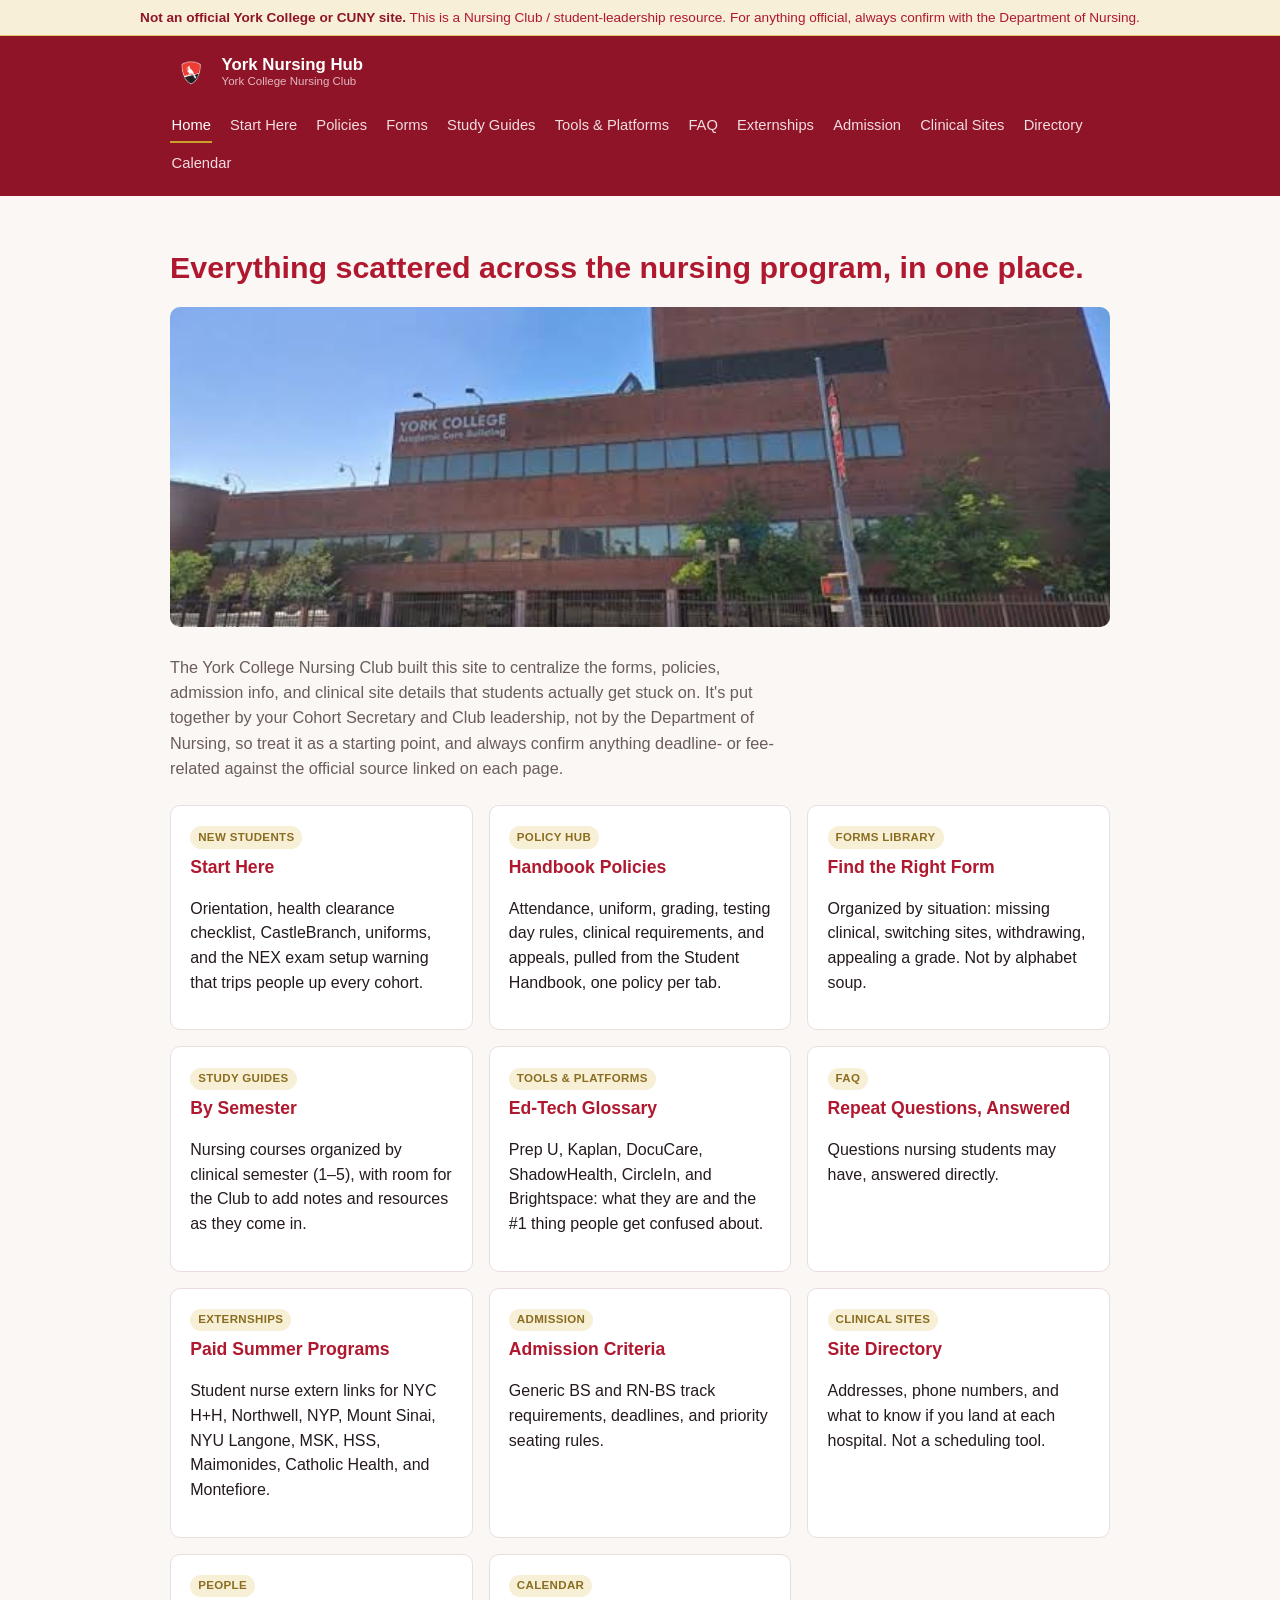
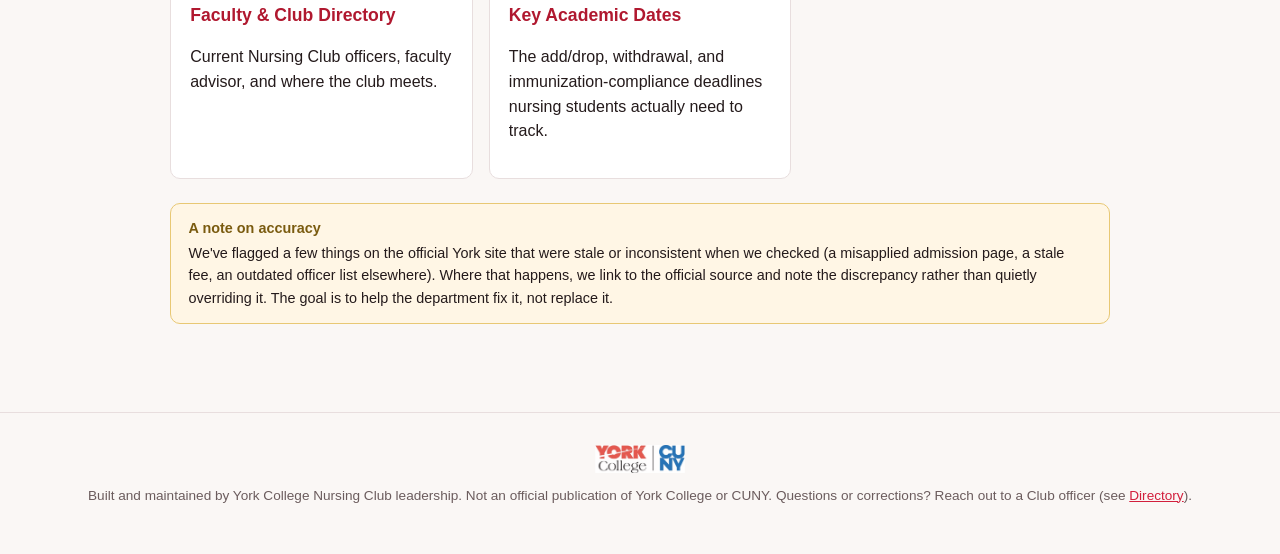
<file: index.html>
<!DOCTYPE html>
<html lang="en">
<head>
<meta charset="UTF-8">
<meta name="viewport" content="width=device-width, initial-scale=1.0">
<title>York Nursing Hub — York College Nursing Club</title>
<link rel="stylesheet" href="css/style.css">
<link rel="icon" type="image/png" sizes="32x32" href="assets/images/favicon-32.png">
<link rel="icon" type="image/png" sizes="64x64" href="assets/images/favicon-64.png">
<link rel="apple-touch-icon" href="assets/images/apple-touch-icon.png">
</head>
<body>

<div class="site-disclaimer">
  <strong>Not an official York College or CUNY site.</strong> This is a Nursing Club / student-leadership resource. For anything official, always confirm with the Department of Nursing.
</div>

<header class="site-header">
  <div class="site-header-inner">
    <a class="brand" href="index.html">
      <img src="assets/images/logo-icon.png" alt="" class="logo-icon">
      <span class="brand-text">
        York Nursing Hub
        <small>York College Nursing Club</small>
      </span>
    </a>
    <nav class="main-nav">
      <a href="index.html" class="active">Home</a>
      <a href="start-here.html">Start Here</a>
      <a href="policies.html">Policies</a>
      <a href="forms.html">Forms</a>
      <a href="study-guides.html">Study Guides</a>
      <a href="tools.html">Tools &amp; Platforms</a>
      <a href="faq.html">FAQ</a>
      <a href="externships.html">Externships</a>
      <a href="admission.html">Admission</a>
      <a href="clinical-sites.html">Clinical Sites</a>
      <a href="directory.html">Directory</a>
      <a href="calendar.html">Calendar</a>
    </nav>
  </div>
</header>

<main>
  <h1>Everything scattered across the nursing program, in one place.</h1>
  <img class="hero-banner" src="assets/images/hero-home.jpg" alt="York College Academic Core Building">
  <p class="page-intro">
    The York College Nursing Club built this site to centralize the forms, policies, admission info,
    and clinical site details that students actually get stuck on. It's put together by your Cohort
    Secretary and Club leadership, not by the Department of Nursing, so treat it as a starting
    point, and always confirm anything deadline- or fee-related against the official source linked
    on each page.
  </p>

  <div class="card-grid">
    <div class="card">
      <a class="card-link" href="start-here.html">
        <span class="tag">New Students</span>
        <h3>Start Here</h3>
        <p>Orientation, health clearance checklist, CastleBranch, uniforms, and the NEX exam setup
        warning that trips people up every cohort.</p>
      </a>
    </div>
    <div class="card">
      <a class="card-link" href="policies.html">
        <span class="tag">Policy Hub</span>
        <h3>Handbook Policies</h3>
        <p>Attendance, uniform, grading, testing day rules, clinical requirements, and appeals,
        pulled from the Student Handbook, one policy per tab.</p>
      </a>
    </div>
    <div class="card">
      <a class="card-link" href="forms.html">
        <span class="tag">Forms Library</span>
        <h3>Find the Right Form</h3>
        <p>Organized by situation: missing clinical, switching sites, withdrawing, appealing a
        grade. Not by alphabet soup.</p>
      </a>
    </div>
    <div class="card">
      <a class="card-link" href="study-guides.html">
        <span class="tag">Study Guides</span>
        <h3>By Semester</h3>
        <p>Nursing courses organized by clinical semester (1&ndash;5), with room for the Club to
        add notes and resources as they come in.</p>
      </a>
    </div>
    <div class="card">
      <a class="card-link" href="tools.html">
        <span class="tag">Tools &amp; Platforms</span>
        <h3>Ed-Tech Glossary</h3>
        <p>Prep U, Kaplan, DocuCare, ShadowHealth, CircleIn, and Brightspace: what they are and
        the #1 thing people get confused about.</p>
      </a>
    </div>
    <div class="card">
      <a class="card-link" href="faq.html">
        <span class="tag">FAQ</span>
        <h3>Repeat Questions, Answered</h3>
        <p>Questions nursing students may have, answered directly.</p>
      </a>
    </div>
    <div class="card">
      <a class="card-link" href="externships.html">
        <span class="tag">Externships</span>
        <h3>Paid Summer Programs</h3>
        <p>Student nurse extern links for NYC H&#43;H, Northwell, NYP, Mount Sinai, NYU
        Langone, MSK, HSS, Maimonides, Catholic Health, and Montefiore.</p>
      </a>
    </div>
    <div class="card">
      <a class="card-link" href="admission.html">
        <span class="tag">Admission</span>
        <h3>Admission Criteria</h3>
        <p>Generic BS and RN-BS track requirements, deadlines, and priority seating rules.</p>
      </a>
    </div>
    <div class="card">
      <a class="card-link" href="clinical-sites.html">
        <span class="tag">Clinical Sites</span>
        <h3>Site Directory</h3>
        <p>Addresses, phone numbers, and what to know if you land at each hospital. Not a
        scheduling tool.</p>
      </a>
    </div>
    <div class="card">
      <a class="card-link" href="directory.html">
        <span class="tag">People</span>
        <h3>Faculty &amp; Club Directory</h3>
        <p>Current Nursing Club officers, faculty advisor, and where the club meets.</p>
      </a>
    </div>
    <div class="card">
      <a class="card-link" href="calendar.html">
        <span class="tag">Calendar</span>
        <h3>Key Academic Dates</h3>
        <p>The add/drop, withdrawal, and immunization-compliance deadlines nursing students
        actually need to track.</p>
      </a>
    </div>
  </div>

  <div class="official-note">
    <strong>A note on accuracy</strong>
    We've flagged a few things on the official York site that were stale or inconsistent when we
    checked (a misapplied admission page, a stale fee, an outdated officer list elsewhere). Where
    that happens, we link to the official source and note the discrepancy rather than quietly
    overriding it. The goal is to help the department fix it, not replace it.
  </div>
</main>

<footer>
  <img class="footer-logo" src="assets/images/branding/yorkk.png" alt="York College, CUNY">
  <br>
  Built and maintained by York College Nursing Club leadership. Not an official publication of
  York College or CUNY. Questions or corrections? Reach out to a Club officer (see
  <a href="directory.html">Directory</a>).
</footer>

</body>
</html>
</file>
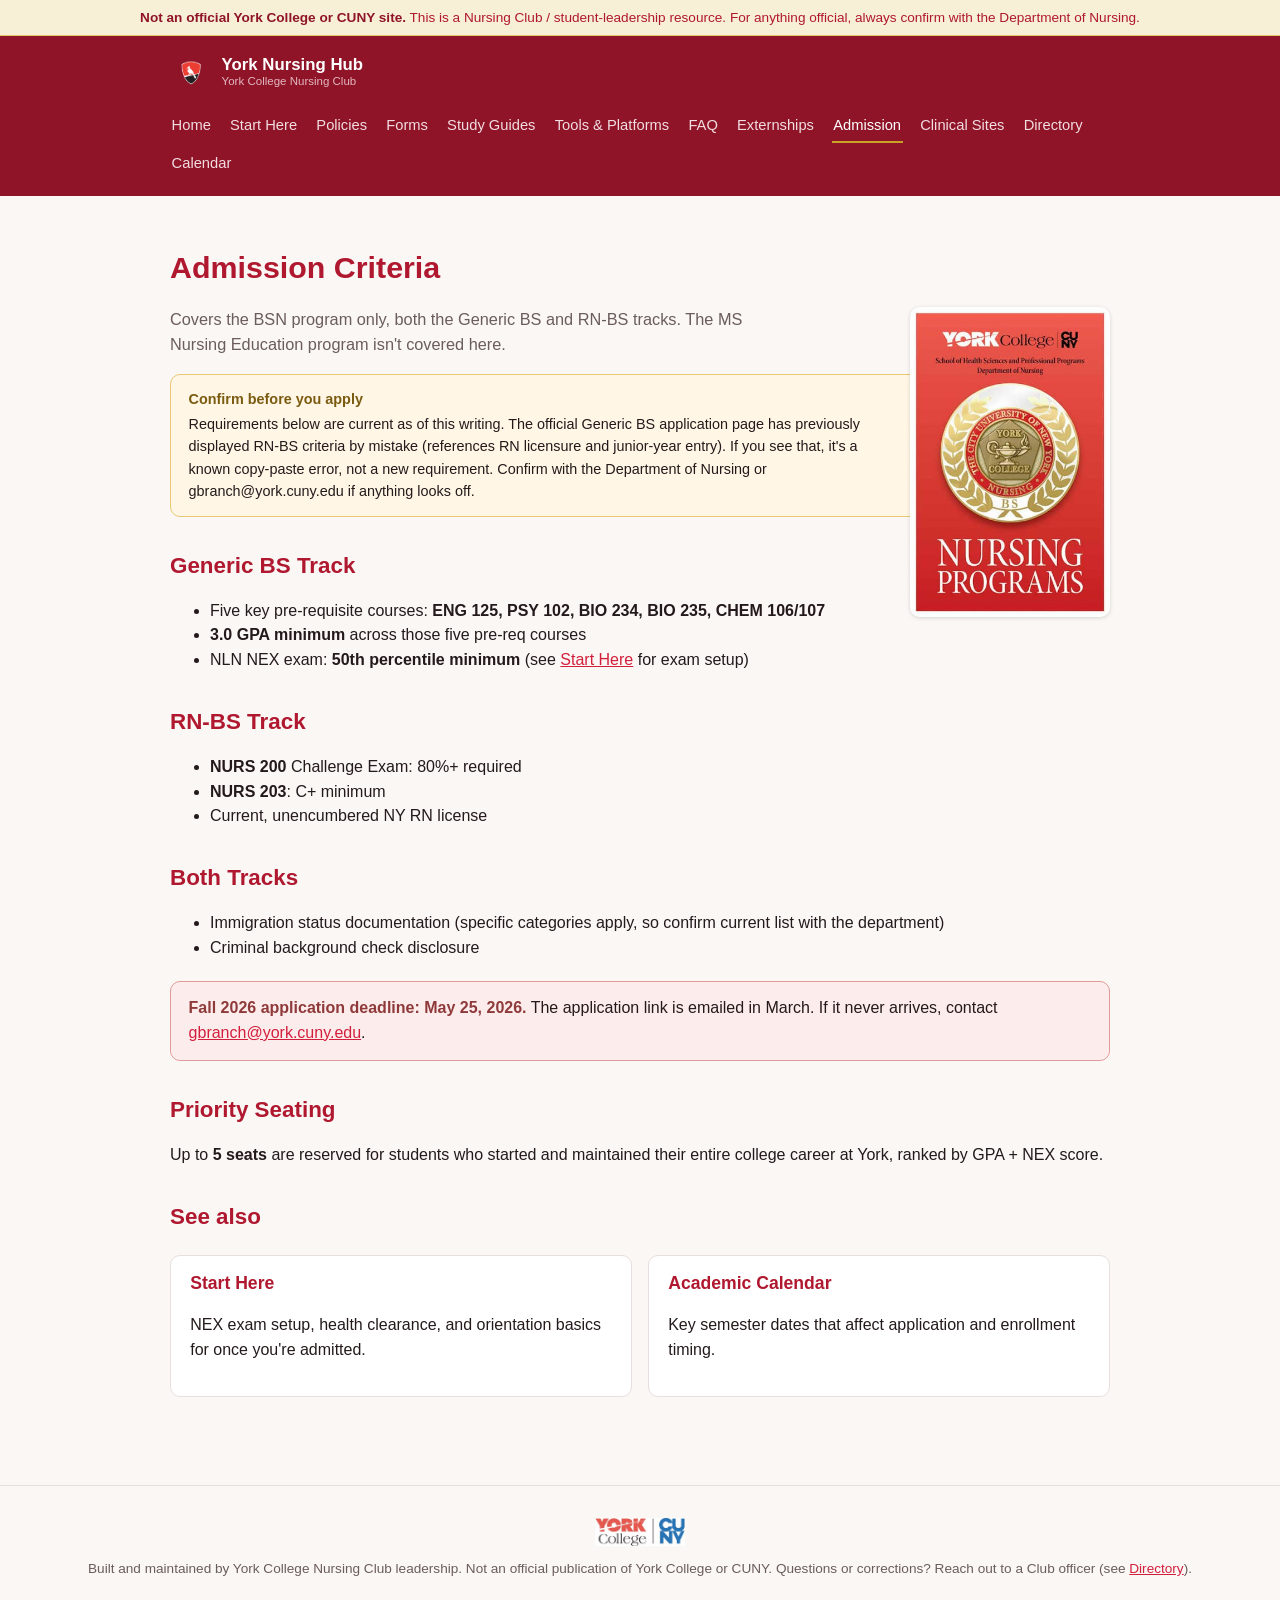
<file: admission.html>
<!DOCTYPE html>
<html lang="en">
<head>
<meta charset="UTF-8">
<meta name="viewport" content="width=device-width, initial-scale=1.0">
<title>Admission Criteria — York Nursing Hub</title>
<link rel="stylesheet" href="css/style.css">
<link rel="icon" type="image/png" sizes="32x32" href="assets/images/favicon-32.png">
<link rel="icon" type="image/png" sizes="64x64" href="assets/images/favicon-64.png">
<link rel="apple-touch-icon" href="assets/images/apple-touch-icon.png">
</head>
<body>

<div class="site-disclaimer">
  <strong>Not an official York College or CUNY site.</strong> This is a Nursing Club / student-leadership resource. For anything official, always confirm with the Department of Nursing.
</div>

<header class="site-header">
  <div class="site-header-inner">
    <a class="brand" href="index.html">
      <img src="assets/images/logo-icon.png" alt="" class="logo-icon">
      <span class="brand-text">
        York Nursing Hub
        <small>York College Nursing Club</small>
      </span>
    </a>
    <nav class="main-nav">
      <a href="index.html">Home</a>
      <a href="start-here.html">Start Here</a>
      <a href="policies.html">Policies</a>
      <a href="forms.html">Forms</a>
      <a href="study-guides.html">Study Guides</a>
      <a href="tools.html">Tools &amp; Platforms</a>
      <a href="faq.html">FAQ</a>
      <a href="externships.html">Externships</a>
      <a href="admission.html" class="active">Admission</a>
      <a href="clinical-sites.html">Clinical Sites</a>
      <a href="directory.html">Directory</a>
      <a href="calendar.html">Calendar</a>
    </nav>
  </div>
</header>

<main>
  <h1>Admission Criteria</h1>
  <img class="feature-figure" src="assets/images/feature-nursing.jpg" alt="York College Department of Nursing programs seal">
  <p class="page-intro">
    Covers the BSN program only, both the Generic BS and RN-BS tracks. The MS Nursing Education program
    isn't covered here.
  </p>

  <div class="official-note">
    <strong>Confirm before you apply</strong>
    Requirements below are current as of this writing. The official Generic BS application page
    has previously displayed RN-BS criteria by mistake (references RN licensure and junior-year
    entry). If you see that, it's a known copy-paste error, not a new requirement. Confirm with
    the Department of Nursing or gbranch@york.cuny.edu if anything looks off.
  </div>

  <h2>Generic BS Track</h2>
  <ul>
    <li>Five key pre-requisite courses: <strong>ENG 125, PSY 102, BIO 234, BIO 235, CHEM 106/107</strong></li>
    <li><strong>3.0 GPA minimum</strong> across those five pre-req courses</li>
    <li>NLN NEX exam: <strong>50th percentile minimum</strong> (see <a href="start-here.html">Start Here</a> for exam setup)</li>
  </ul>

  <h2>RN-BS Track</h2>
  <ul>
    <li><strong>NURS 200</strong> Challenge Exam: 80%+ required</li>
    <li><strong>NURS 203</strong>: C+ minimum</li>
    <li>Current, unencumbered NY RN license</li>
  </ul>

  <h2>Both Tracks</h2>
  <ul>
    <li>Immigration status documentation (specific categories apply, so confirm current list with the department)</li>
    <li>Criminal background check disclosure</li>
  </ul>

  <div class="callout">
    <strong>Fall 2026 application deadline: May 25, 2026.</strong> The application link is
    emailed in March. If it never arrives, contact
    <a href="mailto:gbranch@york.cuny.edu">gbranch@york.cuny.edu</a>.
  </div>

  <h2>Priority Seating</h2>
  <p>
    Up to <strong>5 seats</strong> are reserved for students who started and maintained their
    entire college career at York, ranked by GPA + NEX score.
  </p>

  <h2>See also</h2>
  <div class="card-grid">
    <div class="card">
      <a class="card-link" href="start-here.html">
        <h3>Start Here</h3>
        <p>NEX exam setup, health clearance, and orientation basics for once you're admitted.</p>
      </a>
    </div>
    <div class="card">
      <a class="card-link" href="calendar.html">
        <h3>Academic Calendar</h3>
        <p>Key semester dates that affect application and enrollment timing.</p>
      </a>
    </div>
  </div>
</main>

<footer>
  <img class="footer-logo" src="assets/images/branding/yorkk.png" alt="York College, CUNY">
  <br>
  Built and maintained by York College Nursing Club leadership. Not an official publication of
  York College or CUNY. Questions or corrections? Reach out to a Club officer (see
  <a href="directory.html">Directory</a>).
</footer>

</body>
</html>
</file>
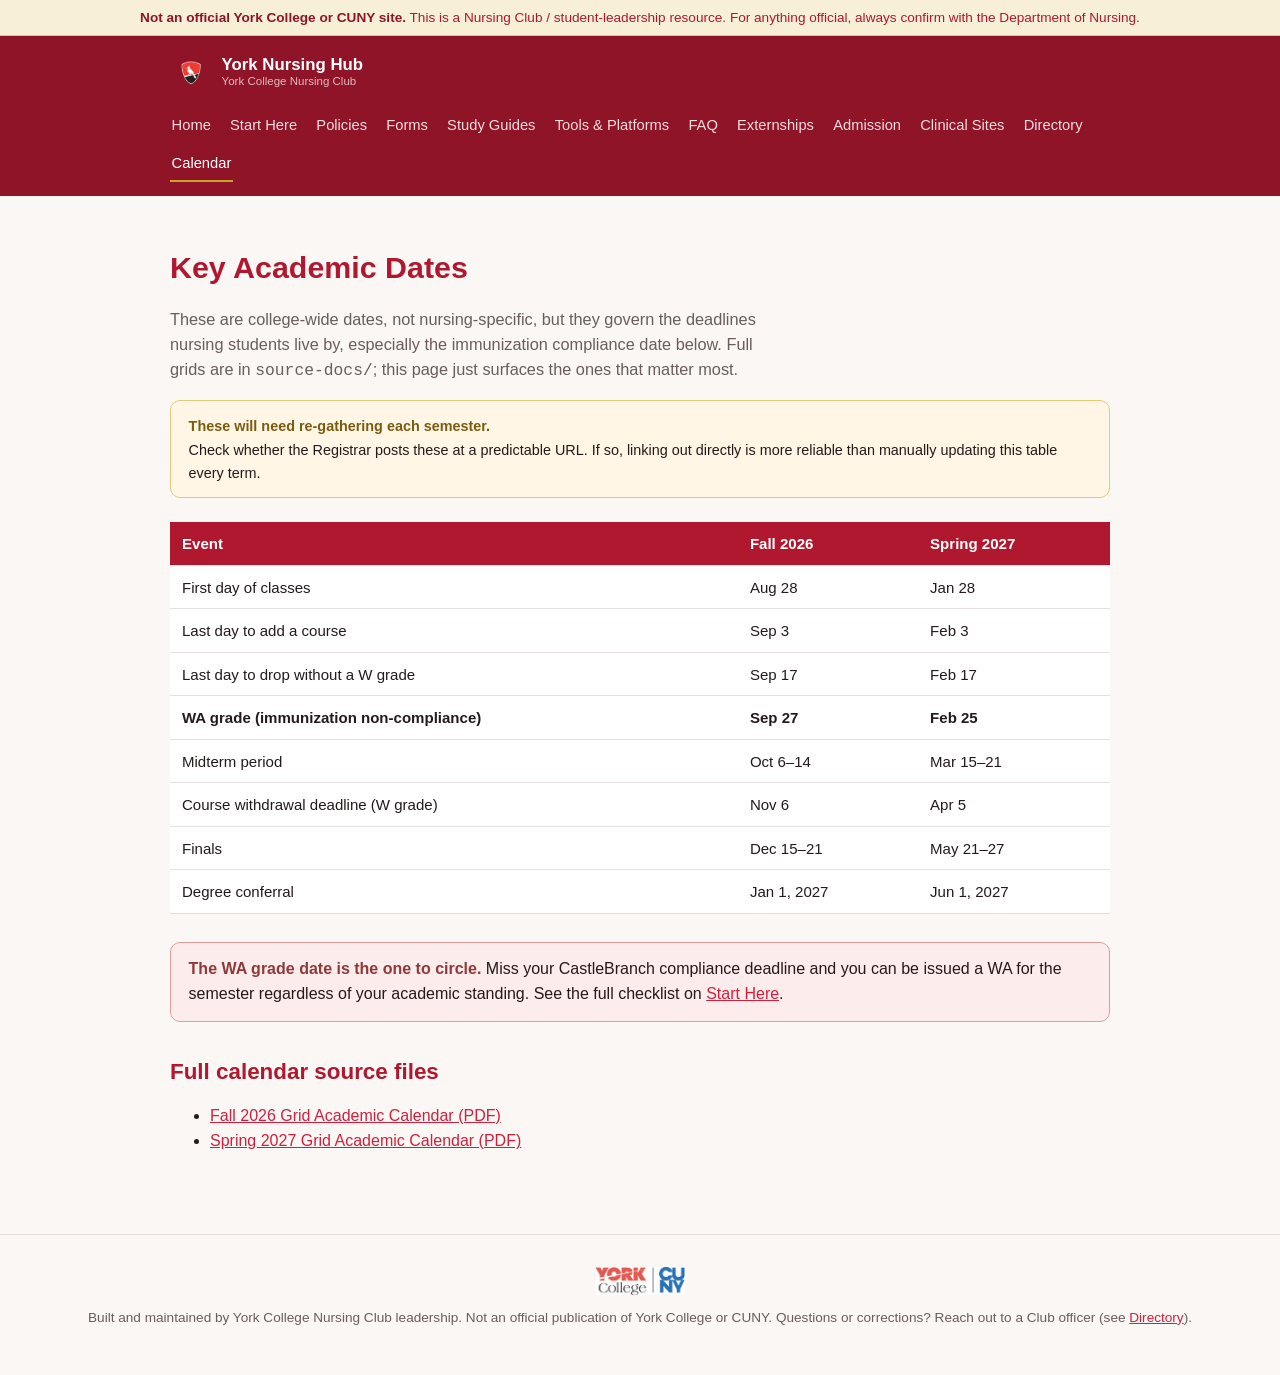
<file: calendar.html>
<!DOCTYPE html>
<html lang="en">
<head>
<meta charset="UTF-8">
<meta name="viewport" content="width=device-width, initial-scale=1.0">
<title>Academic Calendar — York Nursing Hub</title>
<link rel="stylesheet" href="css/style.css">
<link rel="icon" type="image/png" sizes="32x32" href="assets/images/favicon-32.png">
<link rel="icon" type="image/png" sizes="64x64" href="assets/images/favicon-64.png">
<link rel="apple-touch-icon" href="assets/images/apple-touch-icon.png">
</head>
<body>

<div class="site-disclaimer">
  <strong>Not an official York College or CUNY site.</strong> This is a Nursing Club / student-leadership resource. For anything official, always confirm with the Department of Nursing.
</div>

<header class="site-header">
  <div class="site-header-inner">
    <a class="brand" href="index.html">
      <img src="assets/images/logo-icon.png" alt="" class="logo-icon">
      <span class="brand-text">
        York Nursing Hub
        <small>York College Nursing Club</small>
      </span>
    </a>
    <nav class="main-nav">
      <a href="index.html">Home</a>
      <a href="start-here.html">Start Here</a>
      <a href="policies.html">Policies</a>
      <a href="forms.html">Forms</a>
      <a href="study-guides.html">Study Guides</a>
      <a href="tools.html">Tools &amp; Platforms</a>
      <a href="faq.html">FAQ</a>
      <a href="externships.html">Externships</a>
      <a href="admission.html">Admission</a>
      <a href="clinical-sites.html">Clinical Sites</a>
      <a href="directory.html">Directory</a>
      <a href="calendar.html" class="active">Calendar</a>
    </nav>
  </div>
</header>

<main>
  <h1>Key Academic Dates</h1>
  <p class="page-intro">
    These are college-wide dates, not nursing-specific, but they govern the deadlines nursing
    students live by, especially the immunization compliance date below. Full grids are in
    <code>source-docs/</code>; this page just surfaces the ones that matter most.
  </p>

  <div class="official-note">
    <strong>These will need re-gathering each semester.</strong> Check whether the Registrar
    posts these at a predictable URL. If so, linking out directly is more reliable than manually
    updating this table every term.
  </div>

  <table>
    <thead>
      <tr>
        <th>Event</th>
        <th>Fall 2026</th>
        <th>Spring 2027</th>
      </tr>
    </thead>
    <tbody>
      <tr><td>First day of classes</td><td>Aug 28</td><td>Jan 28</td></tr>
      <tr><td>Last day to add a course</td><td>Sep 3</td><td>Feb 3</td></tr>
      <tr><td>Last day to drop without a W grade</td><td>Sep 17</td><td>Feb 17</td></tr>
      <tr>
        <td><strong>WA grade (immunization non-compliance)</strong></td>
        <td><strong>Sep 27</strong></td>
        <td><strong>Feb 25</strong></td>
      </tr>
      <tr><td>Midterm period</td><td>Oct 6–14</td><td>Mar 15–21</td></tr>
      <tr><td>Course withdrawal deadline (W grade)</td><td>Nov 6</td><td>Apr 5</td></tr>
      <tr><td>Finals</td><td>Dec 15–21</td><td>May 21–27</td></tr>
      <tr><td>Degree conferral</td><td>Jan 1, 2027</td><td>Jun 1, 2027</td></tr>
    </tbody>
  </table>

  <div class="callout">
    <strong>The WA grade date is the one to circle.</strong> Miss your CastleBranch compliance
    deadline and you can be issued a WA for the semester regardless of your academic standing.
    See the full checklist on <a href="start-here.html">Start Here</a>.
  </div>

  <h2>Full calendar source files</h2>
  <ul>
    <li><a href="source-docs/Fall_2026_Undergraduate_Grid_Academic_Calendar.pdf">Fall 2026 Grid Academic Calendar (PDF)</a></li>
    <li><a href="source-docs/Spring_2027_Undergraduate_Grid_Academic_Calendar.pdf">Spring 2027 Grid Academic Calendar (PDF)</a></li>
  </ul>
</main>

<footer>
  <img class="footer-logo" src="assets/images/branding/yorkk.png" alt="York College, CUNY">
  <br>
  Built and maintained by York College Nursing Club leadership. Not an official publication of
  York College or CUNY. Questions or corrections? Reach out to a Club officer (see
  <a href="directory.html">Directory</a>).
</footer>

</body>
</html>
</file>
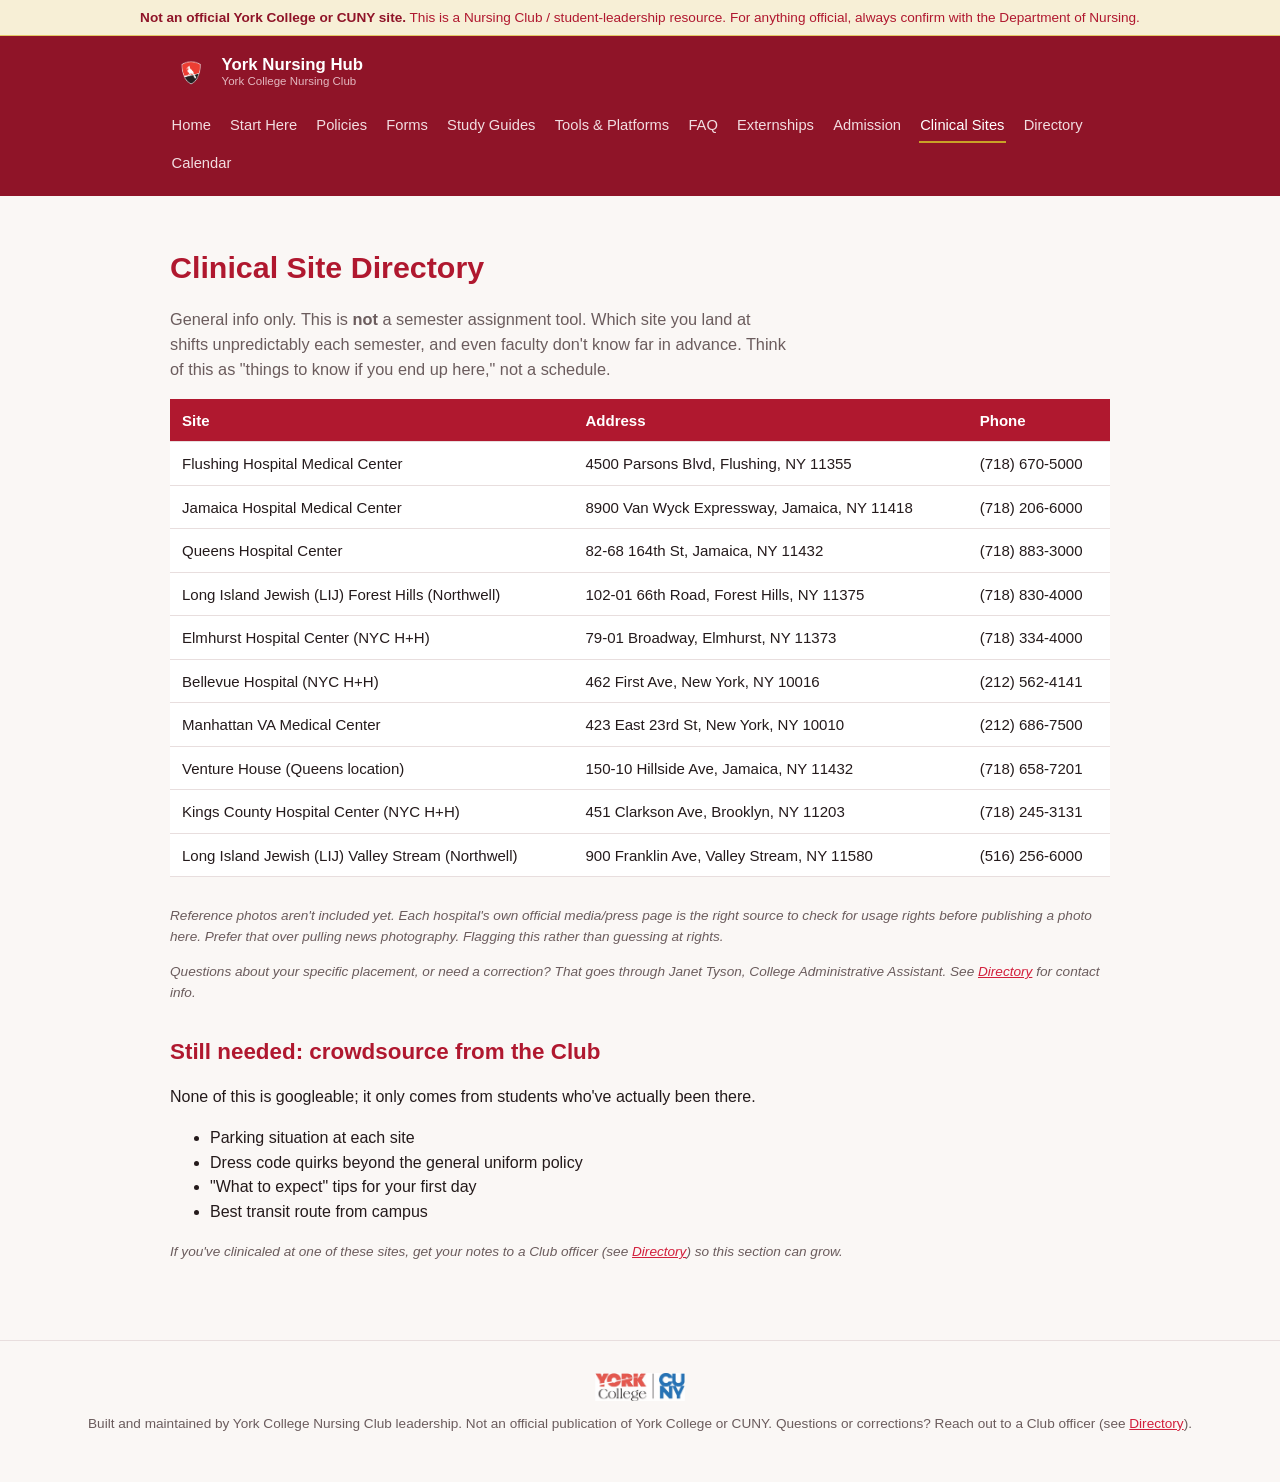
<file: clinical-sites.html>
<!DOCTYPE html>
<html lang="en">
<head>
<meta charset="UTF-8">
<meta name="viewport" content="width=device-width, initial-scale=1.0">
<title>Clinical Site Directory — York Nursing Hub</title>
<link rel="stylesheet" href="css/style.css">
<link rel="icon" type="image/png" sizes="32x32" href="assets/images/favicon-32.png">
<link rel="icon" type="image/png" sizes="64x64" href="assets/images/favicon-64.png">
<link rel="apple-touch-icon" href="assets/images/apple-touch-icon.png">
</head>
<body>

<div class="site-disclaimer">
  <strong>Not an official York College or CUNY site.</strong> This is a Nursing Club / student-leadership resource. For anything official, always confirm with the Department of Nursing.
</div>

<header class="site-header">
  <div class="site-header-inner">
    <a class="brand" href="index.html">
      <img src="assets/images/logo-icon.png" alt="" class="logo-icon">
      <span class="brand-text">
        York Nursing Hub
        <small>York College Nursing Club</small>
      </span>
    </a>
    <nav class="main-nav">
      <a href="index.html">Home</a>
      <a href="start-here.html">Start Here</a>
      <a href="policies.html">Policies</a>
      <a href="forms.html">Forms</a>
      <a href="study-guides.html">Study Guides</a>
      <a href="tools.html">Tools &amp; Platforms</a>
      <a href="faq.html">FAQ</a>
      <a href="externships.html">Externships</a>
      <a href="admission.html">Admission</a>
      <a href="clinical-sites.html" class="active">Clinical Sites</a>
      <a href="directory.html">Directory</a>
      <a href="calendar.html">Calendar</a>
    </nav>
  </div>
</header>

<main>
  <h1>Clinical Site Directory</h1>
  <p class="page-intro">
    General info only. This is <strong>not</strong> a semester assignment tool. Which site you
    land at shifts unpredictably each semester, and even faculty don't know far in advance.
    Think of this as "things to know if you end up here," not a schedule.
  </p>

  <table>
    <thead>
      <tr>
        <th>Site</th>
        <th>Address</th>
        <th>Phone</th>
      </tr>
    </thead>
    <tbody>
      <tr>
        <td>Flushing Hospital Medical Center</td>
        <td>4500 Parsons Blvd, Flushing, NY 11355</td>
        <td>(718) 670-5000</td>
      </tr>
      <tr>
        <td>Jamaica Hospital Medical Center</td>
        <td>8900 Van Wyck Expressway, Jamaica, NY 11418</td>
        <td>(718) 206-6000</td>
      </tr>
      <tr>
        <td>Queens Hospital Center</td>
        <td>82-68 164th St, Jamaica, NY 11432</td>
        <td>(718) 883-3000</td>
      </tr>
      <tr>
        <td>Long Island Jewish (LIJ) Forest Hills (Northwell)</td>
        <td>102-01 66th Road, Forest Hills, NY 11375</td>
        <td>(718) 830-4000</td>
      </tr>
      <tr>
        <td>Elmhurst Hospital Center (NYC H+H)</td>
        <td>79-01 Broadway, Elmhurst, NY 11373</td>
        <td>(718) 334-4000</td>
      </tr>
      <tr>
        <td>Bellevue Hospital (NYC H+H)</td>
        <td>462 First Ave, New York, NY 10016</td>
        <td>(212) 562-4141</td>
      </tr>
      <tr>
        <td>Manhattan VA Medical Center</td>
        <td>423 East 23rd St, New York, NY 10010</td>
        <td>(212) 686-7500</td>
      </tr>
      <tr>
        <td>Venture House (Queens location)</td>
        <td>150-10 Hillside Ave, Jamaica, NY 11432</td>
        <td>(718) 658-7201</td>
      </tr>
      <tr>
        <td>Kings County Hospital Center (NYC H+H)</td>
        <td>451 Clarkson Ave, Brooklyn, NY 11203</td>
        <td>(718) 245-3131</td>
      </tr>
      <tr>
        <td>Long Island Jewish (LIJ) Valley Stream (Northwell)</td>
        <td>900 Franklin Ave, Valley Stream, NY 11580</td>
        <td>(516) 256-6000</td>
      </tr>
    </tbody>
  </table>

  <p class="pending-note">
    Reference photos aren't included yet. Each hospital's own official media/press page is the
    right source to check for usage rights before publishing a photo here. Prefer that over
    pulling news photography. Flagging this rather than guessing at rights.
  </p>

  <p class="pending-note">
    Questions about your specific placement, or need a correction? That goes through Janet
    Tyson, College Administrative Assistant. See <a href="directory.html">Directory</a> for
    contact info.
  </p>

  <h2>Still needed: crowdsource from the Club</h2>
  <p>None of this is googleable; it only comes from students who've actually been there.</p>
  <ul>
    <li>Parking situation at each site</li>
    <li>Dress code quirks beyond the general uniform policy</li>
    <li>"What to expect" tips for your first day</li>
    <li>Best transit route from campus</li>
  </ul>
  <p class="pending-note">
    If you've clinicaled at one of these sites, get your notes to a Club officer (see
    <a href="directory.html">Directory</a>) so this section can grow.
  </p>
</main>

<footer>
  <img class="footer-logo" src="assets/images/branding/yorkk.png" alt="York College, CUNY">
  <br>
  Built and maintained by York College Nursing Club leadership. Not an official publication of
  York College or CUNY. Questions or corrections? Reach out to a Club officer (see
  <a href="directory.html">Directory</a>).
</footer>

</body>
</html>
</file>
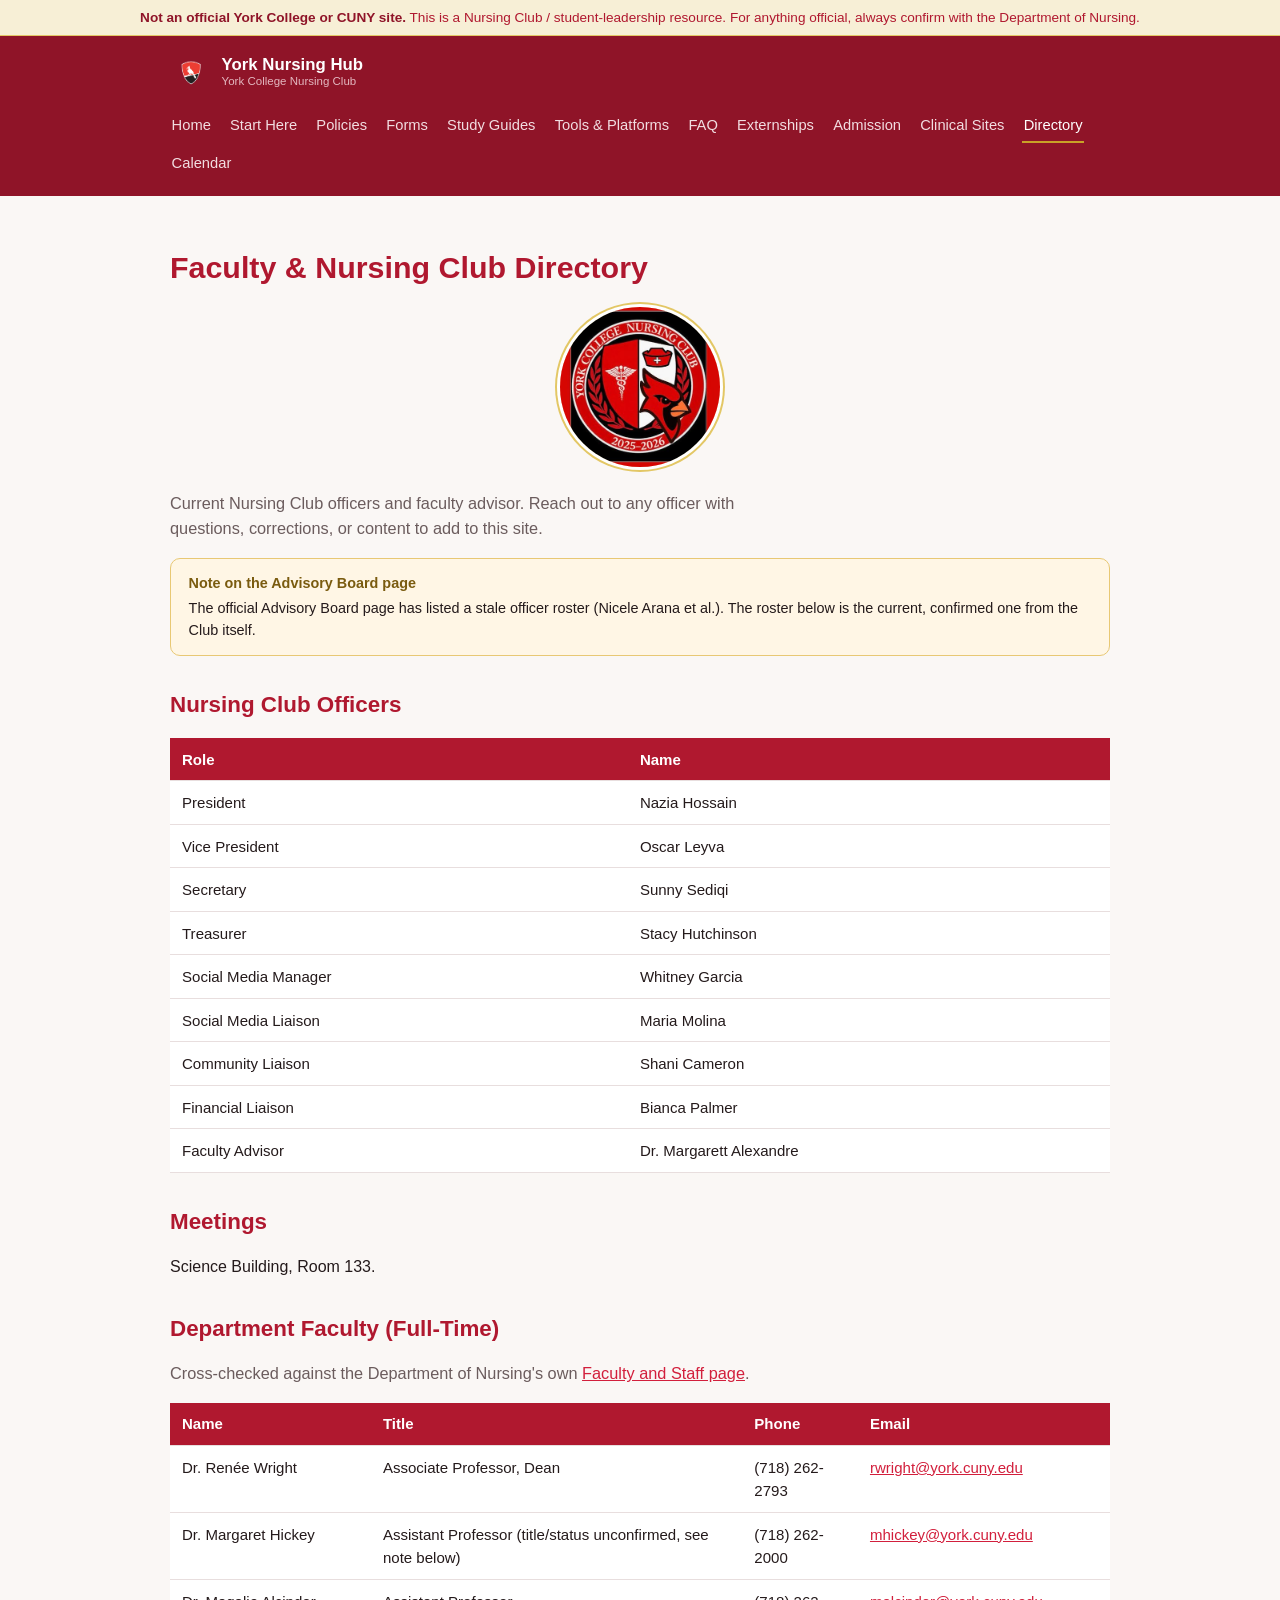
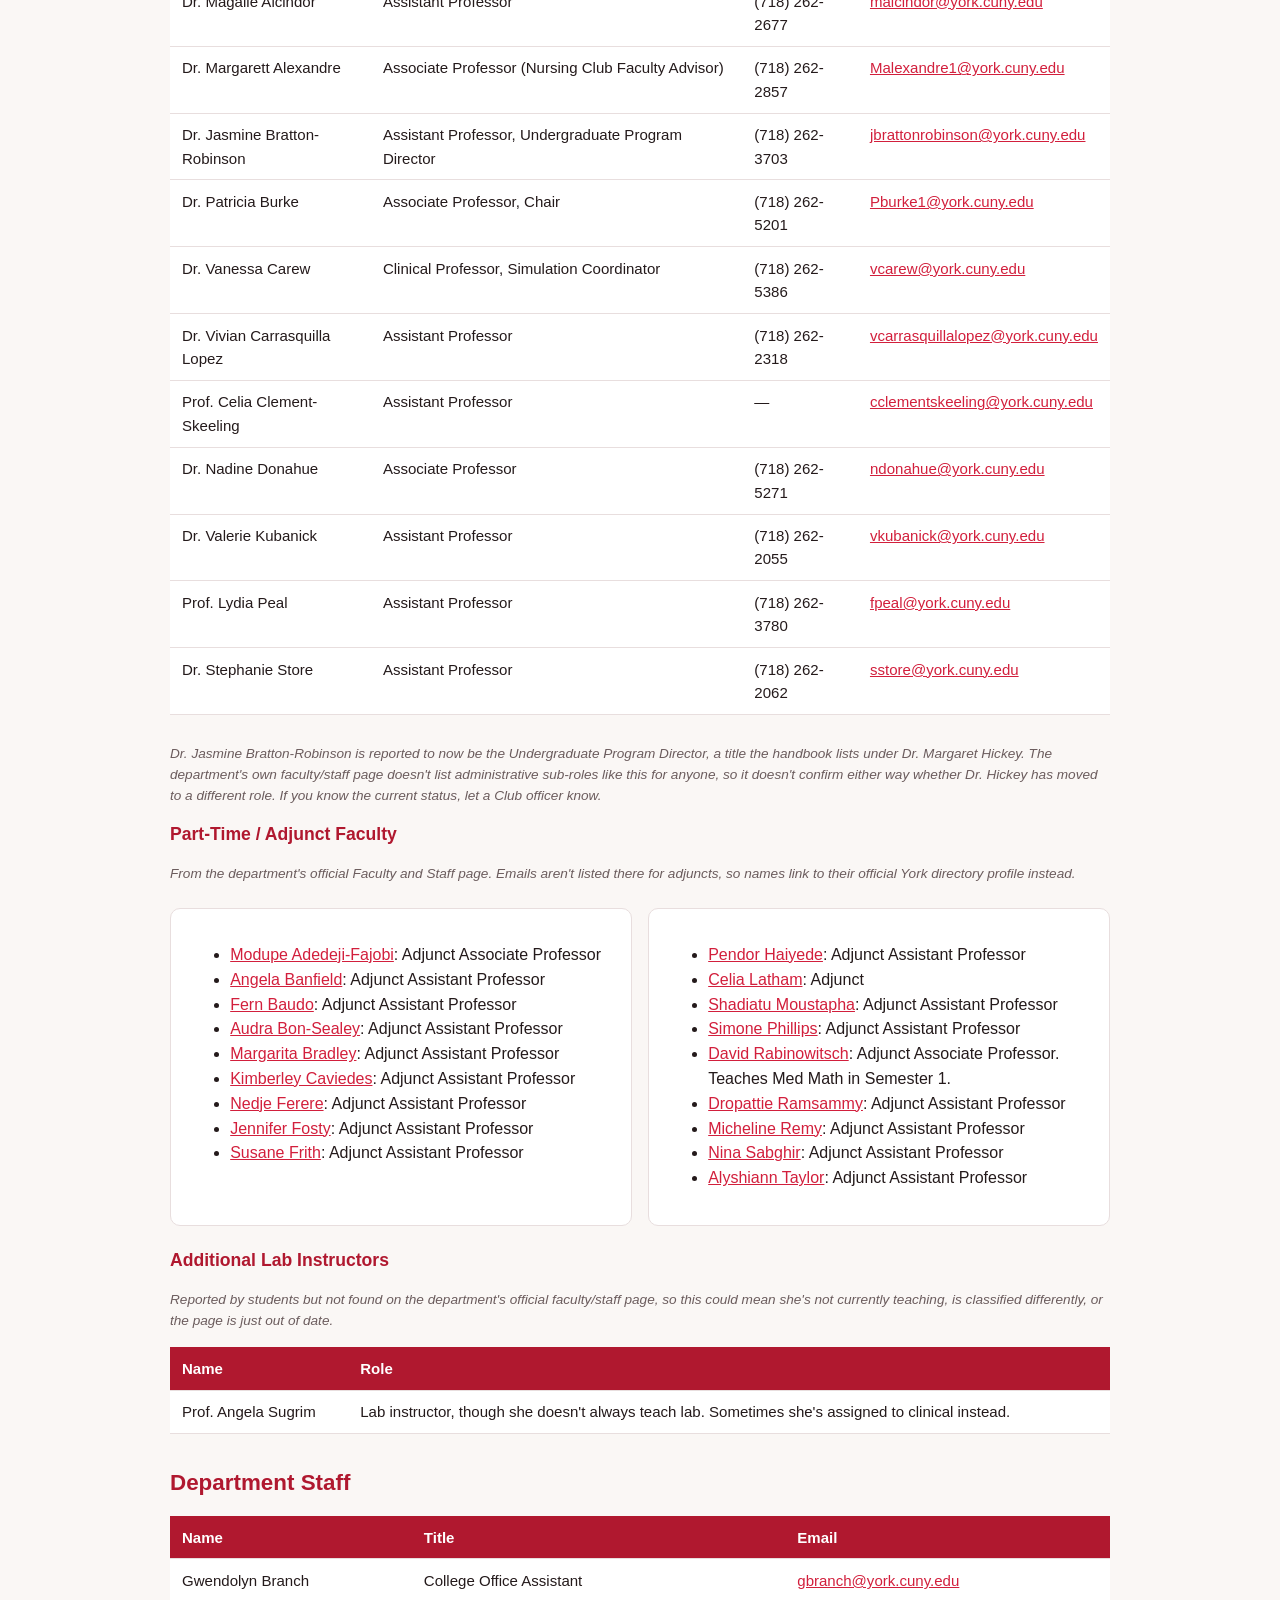
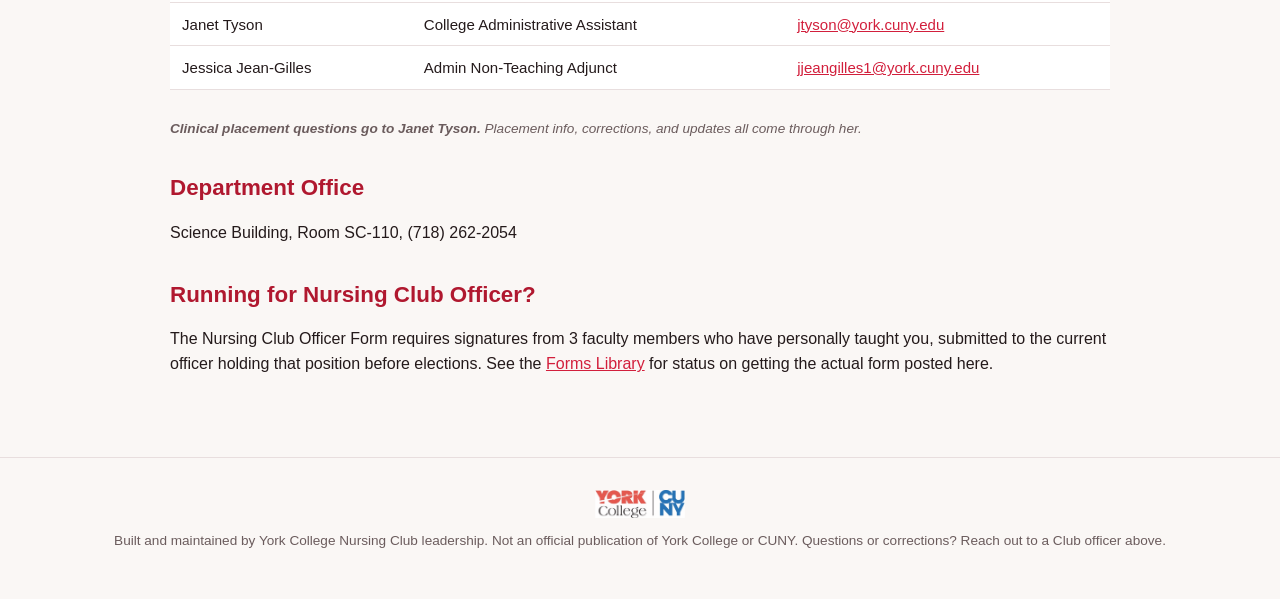
<file: directory.html>
<!DOCTYPE html>
<html lang="en">
<head>
<meta charset="UTF-8">
<meta name="viewport" content="width=device-width, initial-scale=1.0">
<title>Directory — York Nursing Hub</title>
<link rel="stylesheet" href="css/style.css">
<link rel="icon" type="image/png" sizes="32x32" href="assets/images/favicon-32.png">
<link rel="icon" type="image/png" sizes="64x64" href="assets/images/favicon-64.png">
<link rel="apple-touch-icon" href="assets/images/apple-touch-icon.png">
</head>
<body>

<div class="site-disclaimer">
  <strong>Not an official York College or CUNY site.</strong> This is a Nursing Club / student-leadership resource. For anything official, always confirm with the Department of Nursing.
</div>

<header class="site-header">
  <div class="site-header-inner">
    <a class="brand" href="index.html">
      <img src="assets/images/logo-icon.png" alt="" class="logo-icon">
      <span class="brand-text">
        York Nursing Hub
        <small>York College Nursing Club</small>
      </span>
    </a>
    <nav class="main-nav">
      <a href="index.html">Home</a>
      <a href="start-here.html">Start Here</a>
      <a href="policies.html">Policies</a>
      <a href="forms.html">Forms</a>
      <a href="study-guides.html">Study Guides</a>
      <a href="tools.html">Tools &amp; Platforms</a>
      <a href="faq.html">FAQ</a>
      <a href="externships.html">Externships</a>
      <a href="admission.html">Admission</a>
      <a href="clinical-sites.html">Clinical Sites</a>
      <a href="directory.html" class="active">Directory</a>
      <a href="calendar.html">Calendar</a>
    </nav>
  </div>
</header>

<main>
  <h1>Faculty &amp; Nursing Club Directory</h1>
  <img class="club-patch-badge" src="assets/images/club-patch.jpg" alt="York College Nursing Club 2025-2026 patch">
  <p class="page-intro">
    Current Nursing Club officers and faculty advisor. Reach out to any officer with questions,
    corrections, or content to add to this site.
  </p>

  <div class="official-note">
    <strong>Note on the Advisory Board page</strong>
    The official Advisory Board page has listed a stale officer roster (Nicele Arana et al.).
    The roster below is the current, confirmed one from the Club itself.
  </div>

  <h2>Nursing Club Officers</h2>
  <table>
    <thead>
      <tr>
        <th>Role</th>
        <th>Name</th>
      </tr>
    </thead>
    <tbody>
      <tr><td>President</td><td>Nazia Hossain</td></tr>
      <tr><td>Vice President</td><td>Oscar Leyva</td></tr>
      <tr><td>Secretary</td><td>Sunny Sediqi</td></tr>
      <tr><td>Treasurer</td><td>Stacy Hutchinson</td></tr>
      <tr><td>Social Media Manager</td><td>Whitney Garcia</td></tr>
      <tr><td>Social Media Liaison</td><td>Maria Molina</td></tr>
      <tr><td>Community Liaison</td><td>Shani Cameron</td></tr>
      <tr><td>Financial Liaison</td><td>Bianca Palmer</td></tr>
      <tr><td>Faculty Advisor</td><td>Dr. Margarett Alexandre</td></tr>
    </tbody>
  </table>

  <h2>Meetings</h2>
  <p>Science Building, Room 133.</p>

  <h2>Department Faculty (Full-Time)</h2>
  <p class="page-intro">Cross-checked against the Department of Nursing's own <a href="https://www.york.cuny.edu/nursing/facultystaff">Faculty and Staff page</a>.</p>
  <table>
    <thead>
      <tr><th>Name</th><th>Title</th><th>Phone</th><th>Email</th></tr>
    </thead>
    <tbody>
      <tr><td>Dr. Renée Wright</td><td>Associate Professor, Dean</td><td>(718) 262-2793</td><td><a href="mailto:rwright@york.cuny.edu">rwright@york.cuny.edu</a></td></tr>
      <tr><td>Dr. Margaret Hickey</td><td>Assistant Professor (title/status unconfirmed, see note below)</td><td>(718) 262-2000</td><td><a href="mailto:mhickey@york.cuny.edu">mhickey@york.cuny.edu</a></td></tr>
      <tr><td>Dr. Magalie Alcindor</td><td>Assistant Professor</td><td>(718) 262-2677</td><td><a href="mailto:malcindor@york.cuny.edu">malcindor@york.cuny.edu</a></td></tr>
      <tr><td>Dr. Margarett Alexandre</td><td>Associate Professor (Nursing Club Faculty Advisor)</td><td>(718) 262-2857</td><td><a href="mailto:Malexandre1@york.cuny.edu">Malexandre1@york.cuny.edu</a></td></tr>
      <tr><td>Dr. Jasmine Bratton-Robinson</td><td>Assistant Professor, Undergraduate Program Director</td><td>(718) 262-3703</td><td><a href="mailto:jbrattonrobinson@york.cuny.edu">jbrattonrobinson@york.cuny.edu</a></td></tr>
      <tr><td>Dr. Patricia Burke</td><td>Associate Professor, Chair</td><td>(718) 262-5201</td><td><a href="mailto:Pburke1@york.cuny.edu">Pburke1@york.cuny.edu</a></td></tr>
      <tr><td>Dr. Vanessa Carew</td><td>Clinical Professor, Simulation Coordinator</td><td>(718) 262-5386</td><td><a href="mailto:vcarew@york.cuny.edu">vcarew@york.cuny.edu</a></td></tr>
      <tr><td>Dr. Vivian Carrasquilla Lopez</td><td>Assistant Professor</td><td>(718) 262-2318</td><td><a href="mailto:vcarrasquillalopez@york.cuny.edu">vcarrasquillalopez@york.cuny.edu</a></td></tr>
      <tr><td>Prof. Celia Clement-Skeeling</td><td>Assistant Professor</td><td>&mdash;</td><td><a href="mailto:cclementskeeling@york.cuny.edu">cclementskeeling@york.cuny.edu</a></td></tr>
      <tr><td>Dr. Nadine Donahue</td><td>Associate Professor</td><td>(718) 262-5271</td><td><a href="mailto:ndonahue@york.cuny.edu">ndonahue@york.cuny.edu</a></td></tr>
      <tr><td>Dr. Valerie Kubanick</td><td>Assistant Professor</td><td>(718) 262-2055</td><td><a href="mailto:vkubanick@york.cuny.edu">vkubanick@york.cuny.edu</a></td></tr>
      <tr><td>Prof. Lydia Peal</td><td>Assistant Professor</td><td>(718) 262-3780</td><td><a href="mailto:fpeal@york.cuny.edu">fpeal@york.cuny.edu</a></td></tr>
      <tr><td>Dr. Stephanie Store</td><td>Assistant Professor</td><td>(718) 262-2062</td><td><a href="mailto:sstore@york.cuny.edu">sstore@york.cuny.edu</a></td></tr>
    </tbody>
  </table>
  <p class="pending-note">
    Dr. Jasmine Bratton-Robinson is reported to now be the Undergraduate Program Director, a
    title the handbook lists under Dr. Margaret Hickey. The department's own faculty/staff page
    doesn't list administrative sub-roles like this for anyone, so it doesn't confirm either way
    whether Dr. Hickey has moved to a different role. If you know the current status, let a Club
    officer know.
  </p>

  <h3>Part-Time / Adjunct Faculty</h3>
  <p class="pending-note">
    From the department's official Faculty and Staff page. Emails aren't listed there for
    adjuncts, so names link to their official York directory profile instead.
  </p>
  <div class="card-grid">
    <div class="card">
      <ul>
        <li><a href="https://www.york.cuny.edu/directory/madedejifajobi">Modupe Adedeji-Fajobi</a>: Adjunct Associate Professor</li>
        <li><a href="https://www.york.cuny.edu/directory/abanfield">Angela Banfield</a>: Adjunct Assistant Professor</li>
        <li><a href="https://www.york.cuny.edu/directory/fbaudo">Fern Baudo</a>: Adjunct Assistant Professor</li>
        <li><a href="https://www.york.cuny.edu/directory/abonsealey">Audra Bon-Sealey</a>: Adjunct Assistant Professor</li>
        <li><a href="https://www.york.cuny.edu/directory/mbradley">Margarita Bradley</a>: Adjunct Assistant Professor</li>
        <li><a href="https://www.york.cuny.edu/directory/kcaviedes">Kimberley Caviedes</a>: Adjunct Assistant Professor</li>
        <li><a href="https://www.york.cuny.edu/directory/nferere">Nedje Ferere</a>: Adjunct Assistant Professor</li>
        <li><a href="https://www.york.cuny.edu/directory/jfosty">Jennifer Fosty</a>: Adjunct Assistant Professor</li>
        <li><a href="https://www.york.cuny.edu/directory/sfrith">Susane Frith</a>: Adjunct Assistant Professor</li>
      </ul>
    </div>
    <div class="card">
      <ul>
        <li><a href="https://www.york.cuny.edu/directory/phaiyede">Pendor Haiyede</a>: Adjunct Assistant Professor</li>
        <li><a href="https://www.york.cuny.edu/directory/clatham">Celia Latham</a>: Adjunct</li>
        <li><a href="https://www.york.cuny.edu/directory/smoustapha">Shadiatu Moustapha</a>: Adjunct Assistant Professor</li>
        <li><a href="https://www.york.cuny.edu/directory/sphillips3">Simone Phillips</a>: Adjunct Assistant Professor</li>
        <li><a href="https://www.york.cuny.edu/directory/drabinowitsch">David Rabinowitsch</a>: Adjunct Associate Professor. Teaches Med Math in Semester 1.</li>
        <li><a href="https://www.york.cuny.edu/directory/dramsammy">Dropattie Ramsammy</a>: Adjunct Assistant Professor</li>
        <li><a href="https://www.york.cuny.edu/directory/mremy2">Micheline Remy</a>: Adjunct Assistant Professor</li>
        <li><a href="https://www.york.cuny.edu/directory/nsabghir">Nina Sabghir</a>: Adjunct Assistant Professor</li>
        <li><a href="https://www.york.cuny.edu/directory/ataylor16">Alyshiann Taylor</a>: Adjunct Assistant Professor</li>
      </ul>
    </div>
  </div>

  <h3>Additional Lab Instructors</h3>
  <p class="pending-note">
    Reported by students but not found on the department's official faculty/staff page, so this
    could mean she's not currently teaching, is classified differently, or the page is just out
    of date.
  </p>
  <table>
    <thead>
      <tr><th>Name</th><th>Role</th></tr>
    </thead>
    <tbody>
      <tr><td>Prof. Angela Sugrim</td><td>Lab instructor, though she doesn't always teach lab. Sometimes she's assigned to clinical instead.</td></tr>
    </tbody>
  </table>

  <h2>Department Staff</h2>
  <table>
    <thead>
      <tr><th>Name</th><th>Title</th><th>Email</th></tr>
    </thead>
    <tbody>
      <tr><td>Gwendolyn Branch</td><td>College Office Assistant</td><td><a href="mailto:gbranch@york.cuny.edu">gbranch@york.cuny.edu</a></td></tr>
      <tr><td>Janet Tyson</td><td>College Administrative Assistant</td><td><a href="mailto:jtyson@york.cuny.edu">jtyson@york.cuny.edu</a></td></tr>
      <tr><td>Jessica Jean-Gilles</td><td>Admin Non-Teaching Adjunct</td><td><a href="mailto:jjeangilles1@york.cuny.edu">jjeangilles1@york.cuny.edu</a></td></tr>
    </tbody>
  </table>
  <p class="pending-note">
    <strong>Clinical placement questions go to Janet Tyson.</strong> Placement info,
    corrections, and updates all come through her.
  </p>

  <h2>Department Office</h2>
  <p>Science Building, Room SC-110, (718) 262-2054</p>

  <h2>Running for Nursing Club Officer?</h2>
  <p>
    The Nursing Club Officer Form requires signatures from 3 faculty members who have personally
    taught you, submitted to the current officer holding that position before elections. See the
    <a href="forms.html">Forms Library</a> for status on getting the actual form posted here.
  </p>
</main>

<footer>
  <img class="footer-logo" src="assets/images/branding/yorkk.png" alt="York College, CUNY">
  <br>
  Built and maintained by York College Nursing Club leadership. Not an official publication of
  York College or CUNY. Questions or corrections? Reach out to a Club officer above.
</footer>

</body>
</html>
</file>
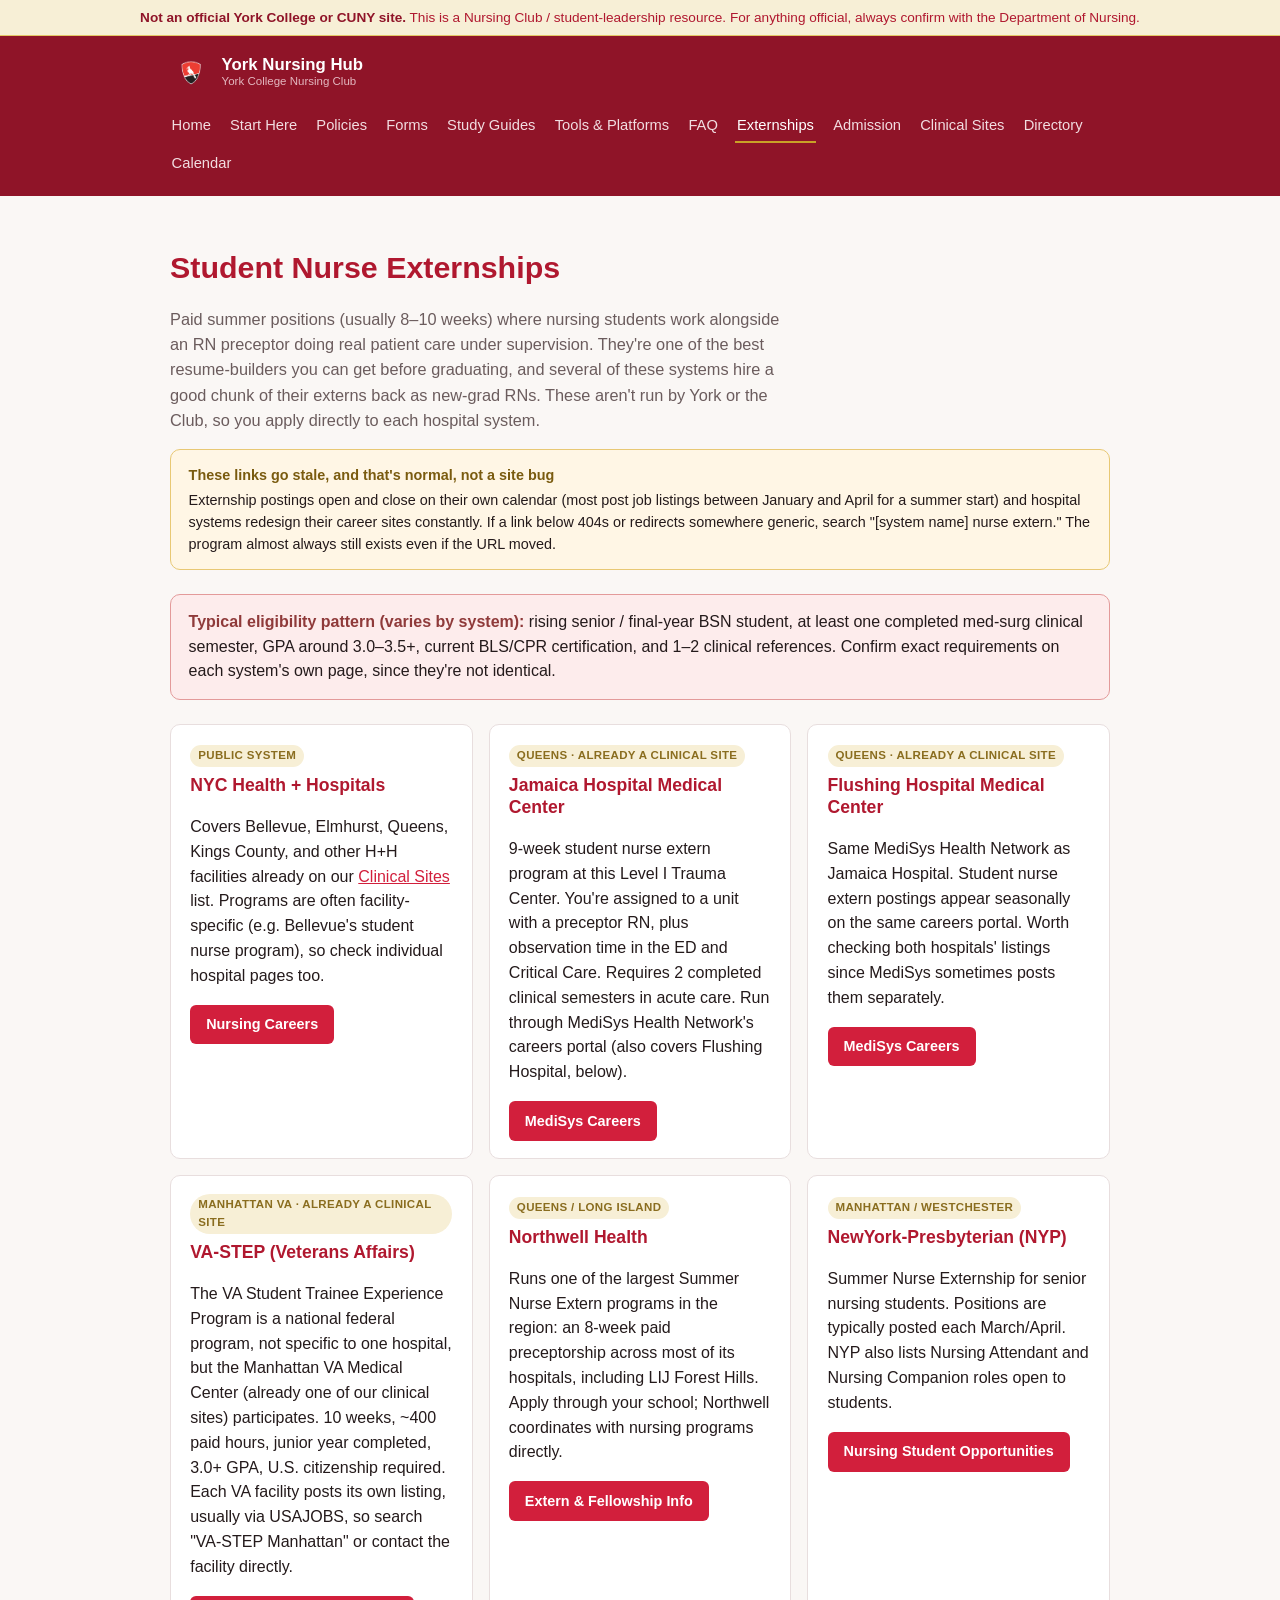
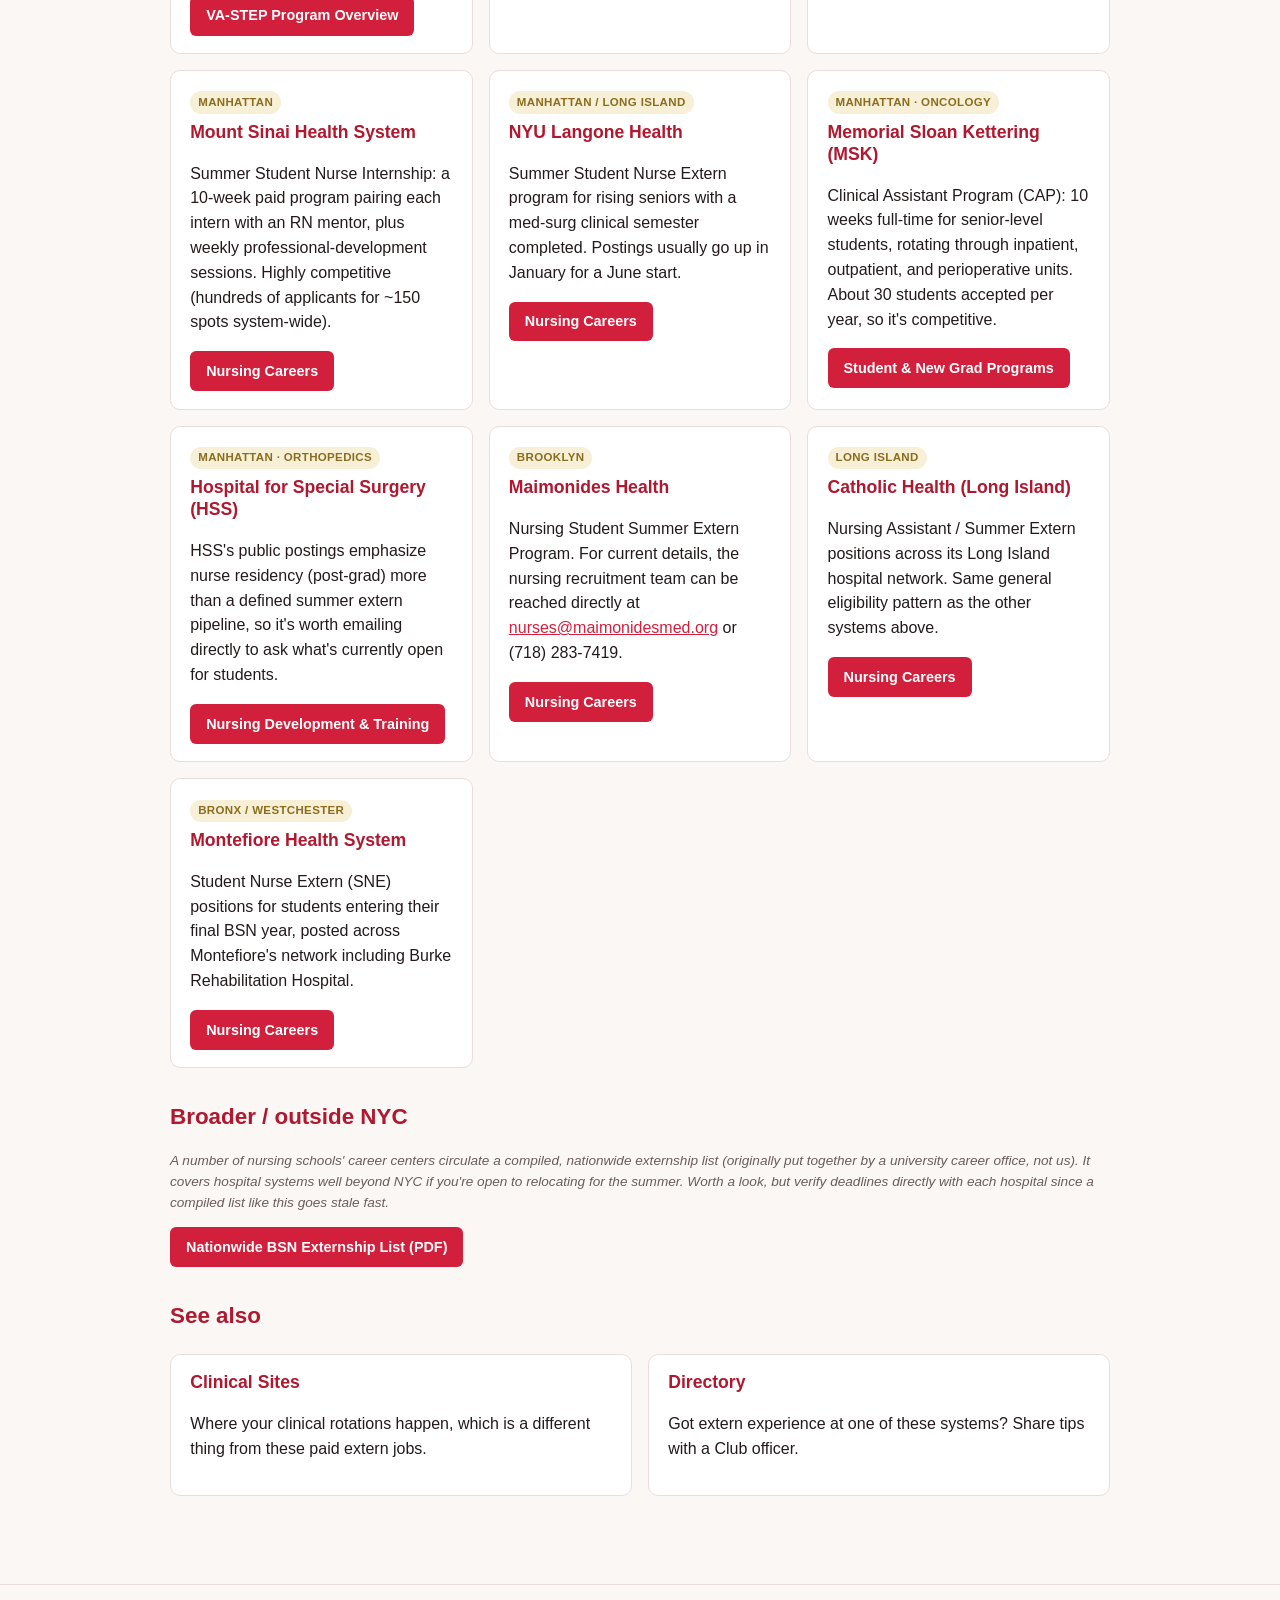
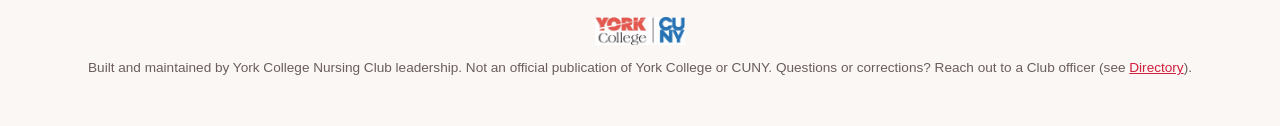
<file: externships.html>
<!DOCTYPE html>
<html lang="en">
<head>
<meta charset="UTF-8">
<meta name="viewport" content="width=device-width, initial-scale=1.0">
<title>Externships — York Nursing Hub</title>
<link rel="stylesheet" href="css/style.css">
<link rel="icon" type="image/png" sizes="32x32" href="assets/images/favicon-32.png">
<link rel="icon" type="image/png" sizes="64x64" href="assets/images/favicon-64.png">
<link rel="apple-touch-icon" href="assets/images/apple-touch-icon.png">
</head>
<body>

<div class="site-disclaimer">
  <strong>Not an official York College or CUNY site.</strong> This is a Nursing Club / student-leadership resource. For anything official, always confirm with the Department of Nursing.
</div>

<header class="site-header">
  <div class="site-header-inner">
    <a class="brand" href="index.html">
      <img src="assets/images/logo-icon.png" alt="" class="logo-icon">
      <span class="brand-text">
        York Nursing Hub
        <small>York College Nursing Club</small>
      </span>
    </a>
    <nav class="main-nav">
      <a href="index.html">Home</a>
      <a href="start-here.html">Start Here</a>
      <a href="policies.html">Policies</a>
      <a href="forms.html">Forms</a>
      <a href="study-guides.html">Study Guides</a>
      <a href="tools.html">Tools &amp; Platforms</a>
      <a href="faq.html">FAQ</a>
      <a href="externships.html" class="active">Externships</a>
      <a href="admission.html">Admission</a>
      <a href="clinical-sites.html">Clinical Sites</a>
      <a href="directory.html">Directory</a>
      <a href="calendar.html">Calendar</a>
    </nav>
  </div>
</header>

<main>
  <h1>Student Nurse Externships</h1>
  <p class="page-intro">
    Paid summer positions (usually 8&ndash;10 weeks) where nursing students work alongside an RN
    preceptor doing real patient care under supervision. They're one of the best resume-builders
    you can get before graduating, and several of these systems hire a good chunk of their
    externs back as new-grad RNs. These aren't run by York or the Club, so you apply directly to
    each hospital system.
  </p>

  <div class="official-note">
    <strong>These links go stale, and that's normal, not a site bug</strong>
    Externship postings open and close on their own calendar (most post job listings between
    January and April for a summer start) and hospital systems redesign their career sites
    constantly. If a link below 404s or redirects somewhere generic, search "[system name] nurse
    extern." The program almost always still exists even if the URL moved.
  </div>

  <div class="callout">
    <strong>Typical eligibility pattern (varies by system):</strong> rising senior / final-year
    BSN student, at least one completed med-surg clinical semester, GPA around 3.0&ndash;3.5+,
    current BLS/CPR certification, and 1&ndash;2 clinical references. Confirm exact requirements
    on each system's own page, since they're not identical.
  </div>

  <div class="card-grid">
    <div class="card">
      <span class="tag">Public system</span>
      <h3>NYC Health + Hospitals</h3>
      <p>Covers Bellevue, Elmhurst, Queens, Kings County, and other H+H facilities already on
      our <a href="clinical-sites.html">Clinical Sites</a> list. Programs are often
      facility-specific (e.g. Bellevue's student nurse program), so check individual hospital
      pages too.</p>
      <a class="btn" href="https://www.nychealthandhospitals.org/nursing/nursing-careers/">Nursing Careers</a>
    </div>
    <div class="card">
      <span class="tag">Queens &middot; already a clinical site</span>
      <h3>Jamaica Hospital Medical Center</h3>
      <p>9-week student nurse extern program at this Level I Trauma Center. You're assigned to a
      unit with a preceptor RN, plus observation time in the ED and Critical Care. Requires 2
      completed clinical semesters in acute care. Run through MediSys Health Network's careers
      portal (also covers Flushing Hospital, below).</p>
      <a class="btn" href="https://medisyscareers.org/">MediSys Careers</a>
    </div>
    <div class="card">
      <span class="tag">Queens &middot; already a clinical site</span>
      <h3>Flushing Hospital Medical Center</h3>
      <p>Same MediSys Health Network as Jamaica Hospital. Student nurse extern postings appear
      seasonally on the same careers portal. Worth checking both hospitals' listings since
      MediSys sometimes posts them separately.</p>
      <a class="btn" href="https://medisyscareers.org/">MediSys Careers</a>
    </div>
    <div class="card">
      <span class="tag">Manhattan VA &middot; already a clinical site</span>
      <h3>VA-STEP (Veterans Affairs)</h3>
      <p>The VA Student Trainee Experience Program is a national federal program, not specific to
      one hospital, but the Manhattan VA Medical Center (already one of our clinical sites)
      participates. 10 weeks, ~400 paid hours, junior year completed, 3.0+ GPA, U.S. citizenship
      required. Each VA facility posts its own listing, usually via USAJOBS, so search "VA-STEP
      Manhattan" or contact the facility directly.</p>
      <a class="btn" href="https://vacareers.va.gov/career-guidance/va-step/">VA-STEP Program Overview</a>
    </div>
    <div class="card">
      <span class="tag">Queens / Long Island</span>
      <h3>Northwell Health</h3>
      <p>Runs one of the largest Summer Nurse Extern programs in the region: an 8-week paid
      preceptorship across most of its hospitals, including LIJ Forest Hills. Apply through your
      school; Northwell coordinates with nursing programs directly.</p>
      <a class="btn" href="https://jobs.northwell.edu/career-specialties/nursing/nursing-externship-fellowship/">Extern &amp; Fellowship Info</a>
    </div>
    <div class="card">
      <span class="tag">Manhattan / Westchester</span>
      <h3>NewYork-Presbyterian (NYP)</h3>
      <p>Summer Nurse Externship for senior nursing students. Positions are typically posted
      each March/April. NYP also lists Nursing Attendant and Nursing Companion roles open to
      students.</p>
      <a class="btn" href="https://careers.nyp.org/nursing/opportunities/nursing-students.html">Nursing Student Opportunities</a>
    </div>
    <div class="card">
      <span class="tag">Manhattan</span>
      <h3>Mount Sinai Health System</h3>
      <p>Summer Student Nurse Internship: a 10-week paid program pairing each intern with an RN
      mentor, plus weekly professional-development sessions. Highly competitive (hundreds of
      applicants for ~150 spots system-wide).</p>
      <a class="btn" href="https://careers.mountsinai.org/nursing">Nursing Careers</a>
    </div>
    <div class="card">
      <span class="tag">Manhattan / Long Island</span>
      <h3>NYU Langone Health</h3>
      <p>Summer Student Nurse Extern program for rising seniors with a med-surg clinical
      semester completed. Postings usually go up in January for a June start.</p>
      <a class="btn" href="https://jobs.nyulangone.org/nursing-careers/">Nursing Careers</a>
    </div>
    <div class="card">
      <span class="tag">Manhattan &middot; Oncology</span>
      <h3>Memorial Sloan Kettering (MSK)</h3>
      <p>Clinical Assistant Program (CAP): 10 weeks full-time for senior-level students,
      rotating through inpatient, outpatient, and perioperative units. About 30 students accepted
      per year, so it's competitive.</p>
      <a class="btn" href="https://careers.mskcc.org/student-grads/">Student &amp; New Grad Programs</a>
    </div>
    <div class="card">
      <span class="tag">Manhattan &middot; Orthopedics</span>
      <h3>Hospital for Special Surgery (HSS)</h3>
      <p>HSS's public postings emphasize nurse residency (post-grad) more than a defined summer
      extern pipeline, so it's worth emailing directly to ask what's currently open for students.</p>
      <a class="btn" href="https://www.hss.edu/careers/nursing-and-patient-care-support/development-and-training">Nursing Development &amp; Training</a>
    </div>
    <div class="card">
      <span class="tag">Brooklyn</span>
      <h3>Maimonides Health</h3>
      <p>Nursing Student Summer Extern Program. For current details, the nursing recruitment
      team can be reached directly at <a href="mailto:nurses@maimonidesmed.org">nurses@maimonidesmed.org</a>
      or (718) 283-7419.</p>
      <a class="btn" href="https://maimo.org/careers-and-volunteers/for-nurses/">Nursing Careers</a>
    </div>
    <div class="card">
      <span class="tag">Long Island</span>
      <h3>Catholic Health (Long Island)</h3>
      <p>Nursing Assistant / Summer Extern positions across its Long Island hospital network.
      Same general eligibility pattern as the other systems above.</p>
      <a class="btn" href="https://jobs.chsli.org/nursing">Nursing Careers</a>
    </div>
    <div class="card">
      <span class="tag">Bronx / Westchester</span>
      <h3>Montefiore Health System</h3>
      <p>Student Nurse Extern (SNE) positions for students entering their final BSN year,
      posted across Montefiore's network including Burke Rehabilitation Hospital.</p>
      <a class="btn" href="https://www.montefiore.org/nursing-careers-at-montefiore">Nursing Careers</a>
    </div>
  </div>

  <h2>Broader / outside NYC</h2>
  <p class="pending-note">
    A number of nursing schools' career centers circulate a compiled, nationwide externship list
    (originally put together by a university career office, not us). It covers hospital systems
    well beyond NYC if you're open to relocating for the summer. Worth a look, but verify
    deadlines directly with each hospital since a compiled list like this goes stale fast.
  </p>
  <a class="btn" href="https://cdn.uconnectlabs.com/wp-content/uploads/sites/74/2023/10/BSN-Summer-Externship-and-Opportunity-List-1-2.pdf">Nationwide BSN Externship List (PDF)</a>

  <h2>See also</h2>
  <div class="card-grid">
    <div class="card">
      <a class="card-link" href="clinical-sites.html">
        <h3>Clinical Sites</h3>
        <p>Where your clinical rotations happen, which is a different thing from these paid extern jobs.</p>
      </a>
    </div>
    <div class="card">
      <a class="card-link" href="directory.html">
        <h3>Directory</h3>
        <p>Got extern experience at one of these systems? Share tips with a Club officer.</p>
      </a>
    </div>
  </div>
</main>

<footer>
  <img class="footer-logo" src="assets/images/branding/yorkk.png" alt="York College, CUNY">
  <br>
  Built and maintained by York College Nursing Club leadership. Not an official publication of
  York College or CUNY. Questions or corrections? Reach out to a Club officer (see
  <a href="directory.html">Directory</a>).
</footer>

</body>
</html>
</file>
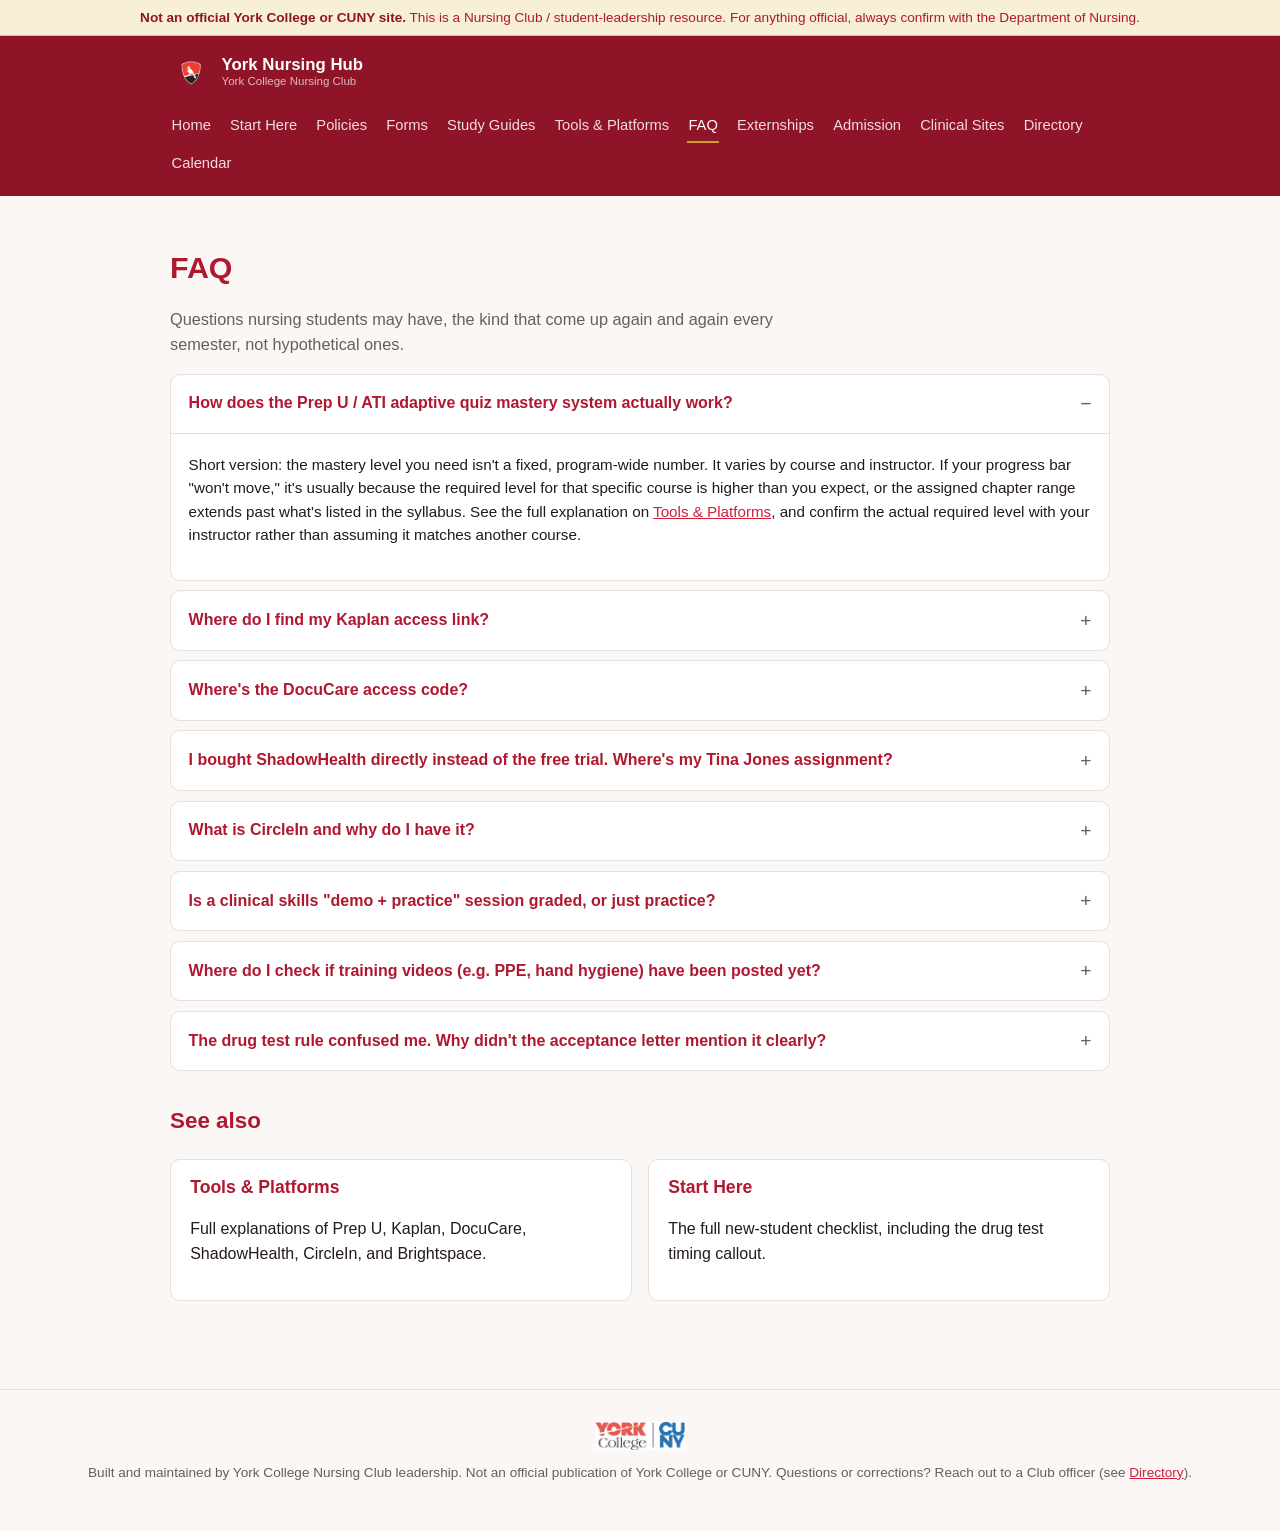
<file: faq.html>
<!DOCTYPE html>
<html lang="en">
<head>
<meta charset="UTF-8">
<meta name="viewport" content="width=device-width, initial-scale=1.0">
<title>FAQ — York Nursing Hub</title>
<link rel="stylesheet" href="css/style.css">
<link rel="icon" type="image/png" sizes="32x32" href="assets/images/favicon-32.png">
<link rel="icon" type="image/png" sizes="64x64" href="assets/images/favicon-64.png">
<link rel="apple-touch-icon" href="assets/images/apple-touch-icon.png">
</head>
<body>

<div class="site-disclaimer">
  <strong>Not an official York College or CUNY site.</strong> This is a Nursing Club / student-leadership resource. For anything official, always confirm with the Department of Nursing.
</div>

<header class="site-header">
  <div class="site-header-inner">
    <a class="brand" href="index.html">
      <img src="assets/images/logo-icon.png" alt="" class="logo-icon">
      <span class="brand-text">
        York Nursing Hub
        <small>York College Nursing Club</small>
      </span>
    </a>
    <nav class="main-nav">
      <a href="index.html">Home</a>
      <a href="start-here.html">Start Here</a>
      <a href="policies.html">Policies</a>
      <a href="forms.html">Forms</a>
      <a href="study-guides.html">Study Guides</a>
      <a href="tools.html">Tools &amp; Platforms</a>
      <a href="faq.html" class="active">FAQ</a>
      <a href="externships.html">Externships</a>
      <a href="admission.html">Admission</a>
      <a href="clinical-sites.html">Clinical Sites</a>
      <a href="directory.html">Directory</a>
      <a href="calendar.html">Calendar</a>
    </nav>
  </div>
</header>

<main>
  <h1>FAQ</h1>
  <p class="page-intro">
    Questions nursing students may have, the kind that come up again and again every semester,
    not hypothetical ones.
  </p>

  <details class="accordion-item" open>
    <summary>How does the Prep U / ATI adaptive quiz mastery system actually work?</summary>
    <div class="accordion-body">
      <p>Short version: the mastery level you need isn't a fixed, program-wide number. It
      varies by course and instructor. If your progress bar "won't move," it's usually because
      the required level for that specific course is higher than you expect, or the assigned
      chapter range extends past what's listed in the syllabus. See the full explanation on
      <a href="tools.html">Tools &amp; Platforms</a>, and confirm the actual required level with
      your instructor rather than assuming it matches another course.</p>
    </div>
  </details>

  <details class="accordion-item">
    <summary>Where do I find my Kaplan access link?</summary>
    <div class="accordion-body">
      <p>It comes through a school email, so it's easy to miss if you're not checking regularly. If you
      never got it, contact your instructor instead of assuming Kaplan doesn't apply to your
      course. It's free (covered by a school grant), so you should never need to pay for it.</p>
    </div>
  </details>

  <details class="accordion-item">
    <summary>Where's the DocuCare access code?</summary>
    <div class="accordion-body">
      <p>It's instructor-specific and posted on Brightspace for your lab section, not a single
      code shared across the whole program. Make sure you're using the code for your actual
      section, not one a classmate in a different section gives you.</p>
    </div>
  </details>

  <details class="accordion-item">
    <summary>I bought ShadowHealth directly instead of the free trial. Where's my Tina Jones assignment?</summary>
    <div class="accordion-body">
      <p>This is a known gap. Students who buy ShadowHealth access directly sometimes don't get
      the same assignments (like the Tina Jones case, HEENT assessment) that free-trial users see
      automatically. Contact your instructor to get it added rather than assuming you did
      something wrong.</p>
    </div>
  </details>

  <details class="accordion-item">
    <summary>What is CircleIn and why do I have it?</summary>
    <div class="accordion-body">
      <p>It's not being used as an academic study tool here, even though that's what it's built
      for generally. The Nursing Club uses CircleIn specifically to keep a membership roster.
      That's the only reason you have it, so don't go looking for course content there.</p>
    </div>
  </details>

  <details class="accordion-item">
    <summary>Is a clinical skills "demo + practice" session graded, or just practice?</summary>
    <div class="accordion-body">
      <p class="pending-note">This one doesn't have a confirmed answer yet. It's come up in
      no clear resolution yet. Confirm directly with your course instructor
      whether a given demo + practice session counts toward your grade. If you know the answer
      for a specific course, let a Club officer know so this can be updated with something more
      useful than "ask your instructor."</p>
    </div>
  </details>

  <details class="accordion-item">
    <summary>Where do I check if training videos (e.g. PPE, hand hygiene) have been posted yet?</summary>
    <div class="accordion-body">
      <p>Brightspace, under your specific course, not a school-wide announcement. These get
      posted on a course-by-course basis, so check the course you're actually enrolled in rather
      than waiting for a general notification.</p>
    </div>
  </details>

  <details class="accordion-item">
    <summary>The drug test rule confused me. Why didn't the acceptance letter mention it clearly?</summary>
    <div class="accordion-body">
      <p>You're not alone. This is one of the most common costly mistakes new students make.
      The rule (no earlier than 2 weeks before classes start, but at least 1 day before) is often
      only clarified verbally at orientation, not clearly spelled out in the acceptance letter
      itself. Several students have tested too early and had to retake (and repay for) it. See
      the callout on <a href="start-here.html">Start Here</a>. Timing this correctly the first
      time saves you money.</p>
    </div>
  </details>

  <h2>See also</h2>
  <div class="card-grid">
    <div class="card">
      <a class="card-link" href="tools.html">
        <h3>Tools &amp; Platforms</h3>
        <p>Full explanations of Prep U, Kaplan, DocuCare, ShadowHealth, CircleIn, and Brightspace.</p>
      </a>
    </div>
    <div class="card">
      <a class="card-link" href="start-here.html">
        <h3>Start Here</h3>
        <p>The full new-student checklist, including the drug test timing callout.</p>
      </a>
    </div>
  </div>
</main>

<footer>
  <img class="footer-logo" src="assets/images/branding/yorkk.png" alt="York College, CUNY">
  <br>
  Built and maintained by York College Nursing Club leadership. Not an official publication of
  York College or CUNY. Questions or corrections? Reach out to a Club officer (see
  <a href="directory.html">Directory</a>).
</footer>

</body>
</html>
</file>
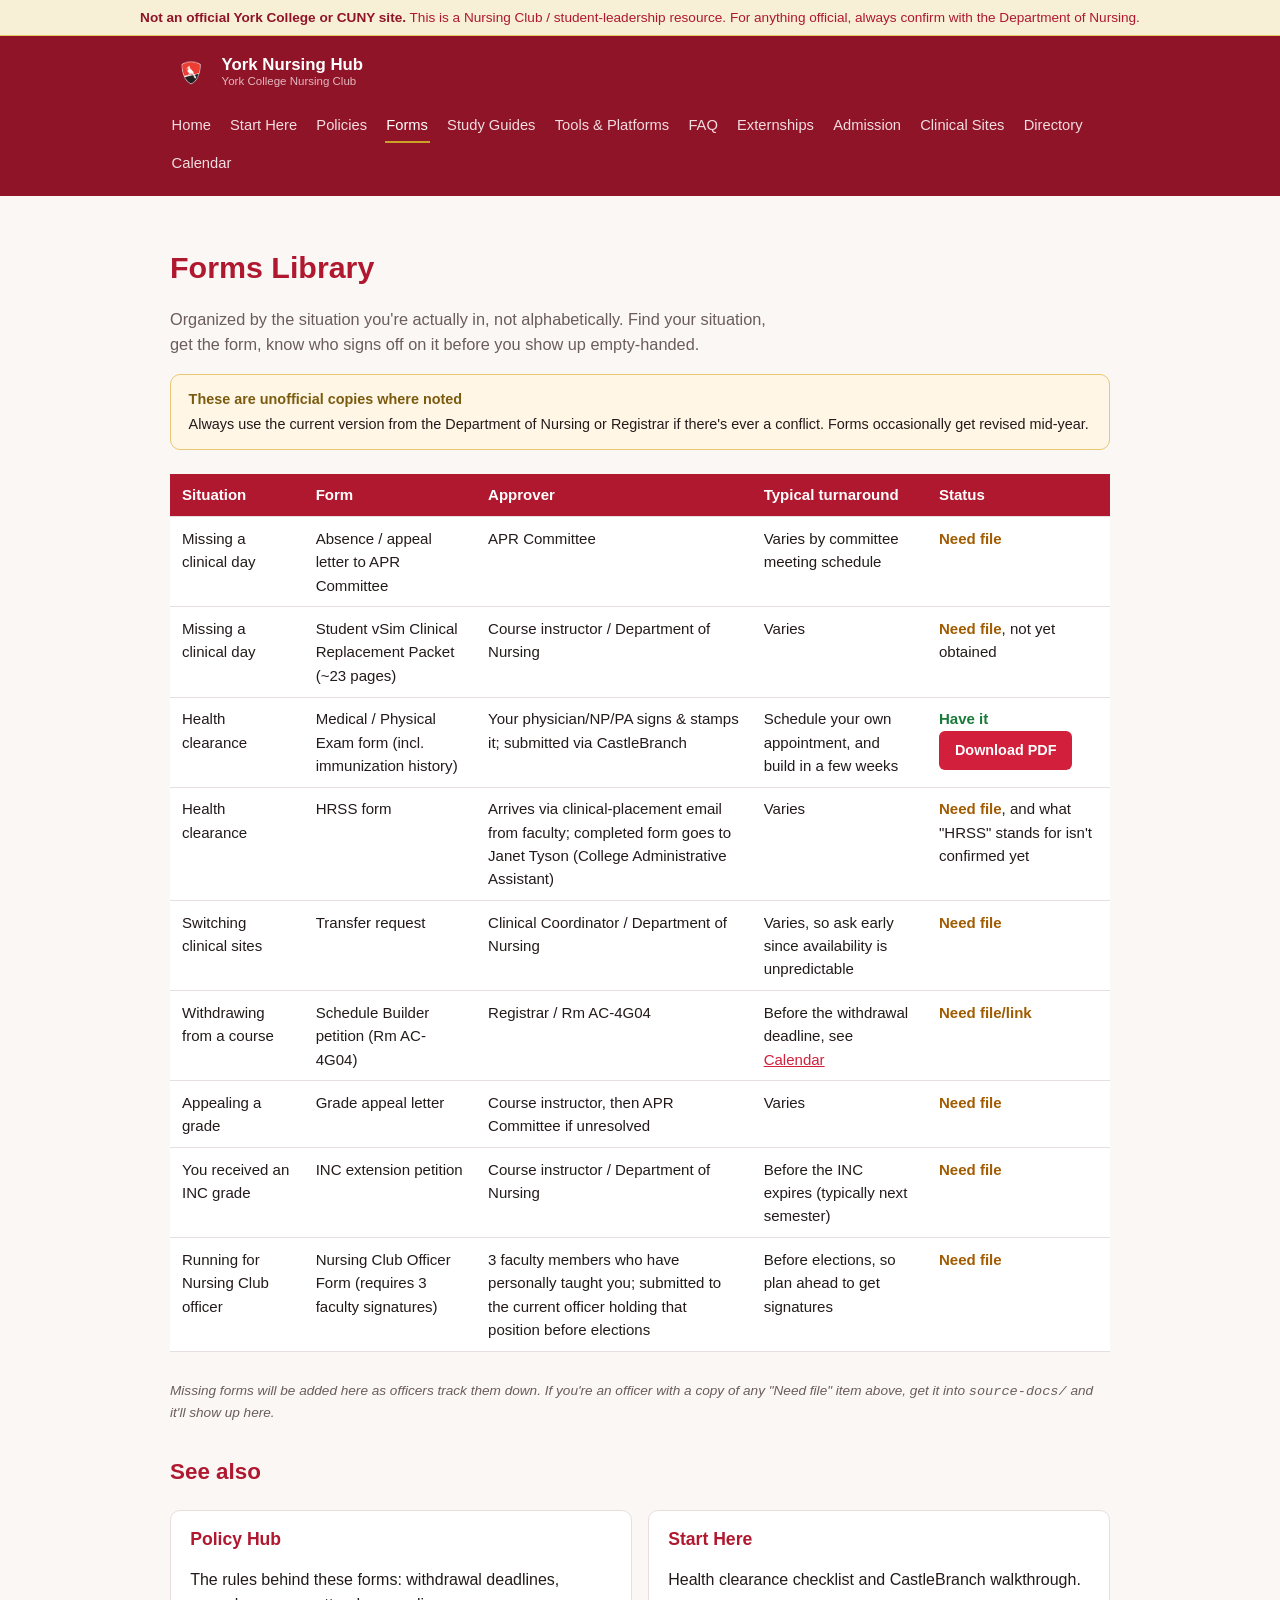
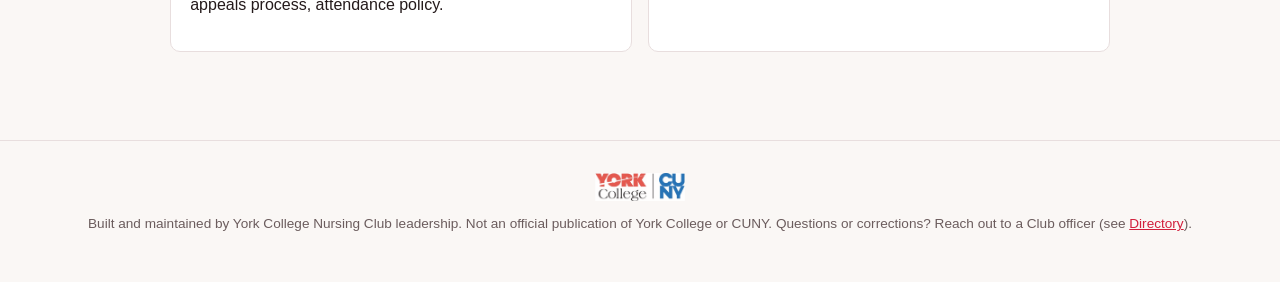
<file: forms.html>
<!DOCTYPE html>
<html lang="en">
<head>
<meta charset="UTF-8">
<meta name="viewport" content="width=device-width, initial-scale=1.0">
<title>Forms Library — York Nursing Hub</title>
<link rel="stylesheet" href="css/style.css">
<link rel="icon" type="image/png" sizes="32x32" href="assets/images/favicon-32.png">
<link rel="icon" type="image/png" sizes="64x64" href="assets/images/favicon-64.png">
<link rel="apple-touch-icon" href="assets/images/apple-touch-icon.png">
</head>
<body>

<div class="site-disclaimer">
  <strong>Not an official York College or CUNY site.</strong> This is a Nursing Club / student-leadership resource. For anything official, always confirm with the Department of Nursing.
</div>

<header class="site-header">
  <div class="site-header-inner">
    <a class="brand" href="index.html">
      <img src="assets/images/logo-icon.png" alt="" class="logo-icon">
      <span class="brand-text">
        York Nursing Hub
        <small>York College Nursing Club</small>
      </span>
    </a>
    <nav class="main-nav">
      <a href="index.html">Home</a>
      <a href="start-here.html">Start Here</a>
      <a href="policies.html">Policies</a>
      <a href="forms.html" class="active">Forms</a>
      <a href="study-guides.html">Study Guides</a>
      <a href="tools.html">Tools &amp; Platforms</a>
      <a href="faq.html">FAQ</a>
      <a href="externships.html">Externships</a>
      <a href="admission.html">Admission</a>
      <a href="clinical-sites.html">Clinical Sites</a>
      <a href="directory.html">Directory</a>
      <a href="calendar.html">Calendar</a>
    </nav>
  </div>
</header>

<main>
  <h1>Forms Library</h1>
  <p class="page-intro">
    Organized by the situation you're actually in, not alphabetically. Find your situation, get
    the form, know who signs off on it before you show up empty-handed.
  </p>

  <div class="official-note">
    <strong>These are unofficial copies where noted</strong>
    Always use the current version from the Department of Nursing or Registrar if there's ever a
    conflict. Forms occasionally get revised mid-year.
  </div>

  <table>
    <thead>
      <tr>
        <th>Situation</th>
        <th>Form</th>
        <th>Approver</th>
        <th>Typical turnaround</th>
        <th>Status</th>
      </tr>
    </thead>
    <tbody>
      <tr>
        <td>Missing a clinical day</td>
        <td>Absence / appeal letter to APR Committee</td>
        <td>APR Committee</td>
        <td>Varies by committee meeting schedule</td>
        <td><span class="status-need">Need file</span></td>
      </tr>
      <tr>
        <td>Missing a clinical day</td>
        <td>Student vSim Clinical Replacement Packet (~23 pages)</td>
        <td>Course instructor / Department of Nursing</td>
        <td>Varies</td>
        <td><span class="status-need">Need file</span>, not yet obtained</td>
      </tr>
      <tr>
        <td>Health clearance</td>
        <td>Medical / Physical Exam form (incl. immunization history)</td>
        <td>Your physician/NP/PA signs &amp; stamps it; submitted via CastleBranch</td>
        <td>Schedule your own appointment, and build in a few weeks</td>
        <td>
          <span class="status-have">Have it</span><br>
          <a class="btn" href="source-docs/Physical_Exam.pdf">Download PDF</a>
        </td>
      </tr>
      <tr>
        <td>Health clearance</td>
        <td>HRSS form</td>
        <td>Arrives via clinical-placement email from faculty; completed form goes to Janet
        Tyson (College Administrative Assistant)</td>
        <td>Varies</td>
        <td><span class="status-need">Need file</span>, and what "HRSS" stands for isn't confirmed yet</td>
      </tr>
      <tr>
        <td>Switching clinical sites</td>
        <td>Transfer request</td>
        <td>Clinical Coordinator / Department of Nursing</td>
        <td>Varies, so ask early since availability is unpredictable</td>
        <td><span class="status-need">Need file</span></td>
      </tr>
      <tr>
        <td>Withdrawing from a course</td>
        <td>Schedule Builder petition (Rm AC-4G04)</td>
        <td>Registrar / Rm AC-4G04</td>
        <td>Before the withdrawal deadline, see <a href="calendar.html">Calendar</a></td>
        <td><span class="status-need">Need file/link</span></td>
      </tr>
      <tr>
        <td>Appealing a grade</td>
        <td>Grade appeal letter</td>
        <td>Course instructor, then APR Committee if unresolved</td>
        <td>Varies</td>
        <td><span class="status-need">Need file</span></td>
      </tr>
      <tr>
        <td>You received an INC grade</td>
        <td>INC extension petition</td>
        <td>Course instructor / Department of Nursing</td>
        <td>Before the INC expires (typically next semester)</td>
        <td><span class="status-need">Need file</span></td>
      </tr>
      <tr>
        <td>Running for Nursing Club officer</td>
        <td>Nursing Club Officer Form (requires 3 faculty signatures)</td>
        <td>3 faculty members who have personally taught you; submitted to the current officer
        holding that position before elections</td>
        <td>Before elections, so plan ahead to get signatures</td>
        <td><span class="status-need">Need file</span></td>
      </tr>
    </tbody>
  </table>

  <p class="pending-note">
    Missing forms will be added here as officers track them down. If you're an officer with a
    copy of any "Need file" item above, get it into <code>source-docs/</code> and it'll show up
    here.
  </p>

  <h2>See also</h2>
  <div class="card-grid">
    <div class="card">
      <a class="card-link" href="policies.html">
        <h3>Policy Hub</h3>
        <p>The rules behind these forms: withdrawal deadlines, appeals process, attendance policy.</p>
      </a>
    </div>
    <div class="card">
      <a class="card-link" href="start-here.html">
        <h3>Start Here</h3>
        <p>Health clearance checklist and CastleBranch walkthrough.</p>
      </a>
    </div>
  </div>
</main>

<footer>
  <img class="footer-logo" src="assets/images/branding/yorkk.png" alt="York College, CUNY">
  <br>
  Built and maintained by York College Nursing Club leadership. Not an official publication of
  York College or CUNY. Questions or corrections? Reach out to a Club officer (see
  <a href="directory.html">Directory</a>).
</footer>

</body>
</html>
</file>
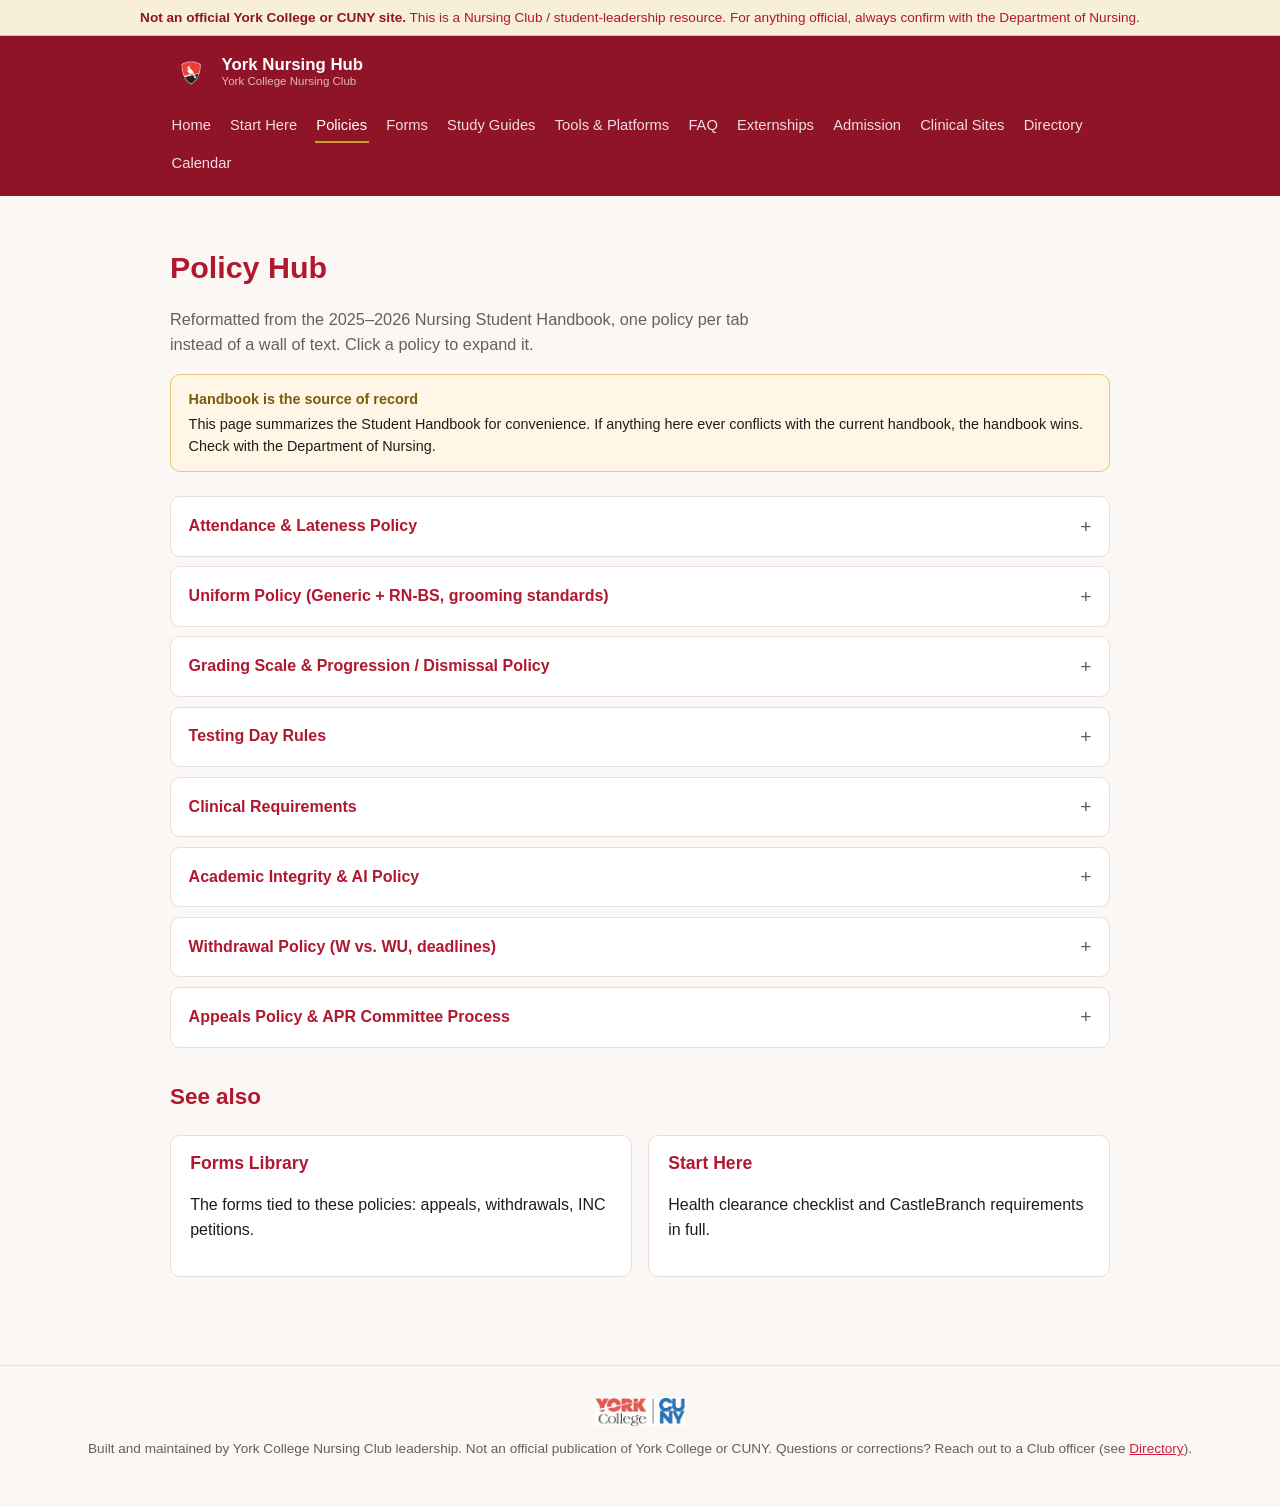
<file: policies.html>
<!DOCTYPE html>
<html lang="en">
<head>
<meta charset="UTF-8">
<meta name="viewport" content="width=device-width, initial-scale=1.0">
<title>Policy Hub — York Nursing Hub</title>
<link rel="stylesheet" href="css/style.css">
<link rel="icon" type="image/png" sizes="32x32" href="assets/images/favicon-32.png">
<link rel="icon" type="image/png" sizes="64x64" href="assets/images/favicon-64.png">
<link rel="apple-touch-icon" href="assets/images/apple-touch-icon.png">
</head>
<body>

<div class="site-disclaimer">
  <strong>Not an official York College or CUNY site.</strong> This is a Nursing Club / student-leadership resource. For anything official, always confirm with the Department of Nursing.
</div>

<header class="site-header">
  <div class="site-header-inner">
    <a class="brand" href="index.html">
      <img src="assets/images/logo-icon.png" alt="" class="logo-icon">
      <span class="brand-text">
        York Nursing Hub
        <small>York College Nursing Club</small>
      </span>
    </a>
    <nav class="main-nav">
      <a href="index.html">Home</a>
      <a href="start-here.html">Start Here</a>
      <a href="policies.html" class="active">Policies</a>
      <a href="forms.html">Forms</a>
      <a href="study-guides.html">Study Guides</a>
      <a href="tools.html">Tools &amp; Platforms</a>
      <a href="faq.html">FAQ</a>
      <a href="externships.html">Externships</a>
      <a href="admission.html">Admission</a>
      <a href="clinical-sites.html">Clinical Sites</a>
      <a href="directory.html">Directory</a>
      <a href="calendar.html">Calendar</a>
    </nav>
  </div>
</header>

<main>
  <h1>Policy Hub</h1>
  <p class="page-intro">
    Reformatted from the 2025–2026 Nursing Student Handbook, one policy per tab instead of a
    wall of text. Click a policy to expand it.
  </p>

  <div class="official-note">
    <strong>Handbook is the source of record</strong>
    This page summarizes the Student Handbook for convenience. If anything here ever conflicts
    with the current handbook, the handbook wins. Check with the Department of Nursing.
  </div>

  <details class="accordion-item">
    <summary>Attendance &amp; Lateness Policy</summary>
    <div class="accordion-body">
      <p>This policy promotes professionalism, accountability, and excellence in patient care by
      ensuring nursing students attend all scheduled classes, clinical rotations, and other
      required educational activities. Absence from lecture, lab, or clinical is <strong>not
      permitted</strong> and may result in failure of the course.</p>
      <ul>
        <li><strong>Clinical/Campus Labs:</strong> absence is not permitted and will result in
        course failure. You can submit a letter of appeal to the Nursing APR Committee with proof
        of the event (see <a href="forms.html">Forms Library</a>).</li>
        <li><strong>Lecture:</strong> absences are not permitted. If you miss one, it's on you to
        get the content covered.</li>
        <li>Attendance is taken at the start of each class period. You're marked absent if you're
        not present when it's taken.</li>
        <li>All assignments are due on the due date. Cell phones/pagers must be off in the
        classroom, and recording lectures is prohibited.</li>
      </ul>
      <h3>Lateness</h3>
      <p>Lateness to lecture, lab, and clinical is <strong>not tolerated</strong>.</p>
      <ul>
        <li>You must be on time to lecture, lab, and clinical.</li>
        <li>If you're late, the professor will not admit you. This counts as an absence for the
        day.</li>
        <li>Don't schedule outside appointments during class, lab, or clinical hours.</li>
        <li>A medical emergency causing lateness requires a doctor's note for admittance.</li>
      </ul>
      <h3>Clinical Expectations</h3>
      <ul>
        <li>Proof of current physical exam, up-to-date immunization titers, and a current AHA
        CPR card must be on file with the Nursing Program.</li>
        <li>Arrive on time and in the proper York College uniform.</li>
        <li>You may be removed from the clinical area and/or the program for unsafe or
        irresponsible behavior. That includes administering medications without the clinical
        instructor present, not following instructor directions, or compromising patient safety.</li>
        <li>The external clinical agency has the sole right to remove or bar entry to any student
        it believes poses a risk. Misconduct resulting in removal can lead to further
        disciplinary action, including dismissal from the program.</li>
      </ul>
    </div>
  </details>

  <details class="accordion-item">
    <summary>Uniform Policy (Generic + RN-BS, grooming standards)</summary>
    <div class="accordion-body">
      <p><strong>Uniforms are required for all on-campus labs and clinical experiences.</strong></p>
      <h3>Generic Nursing Program</h3>
      <ul>
        <li>Purchased from Meridy's Uniforms (<a href="https://www.meridys.com">meridys.com</a>)
        using passcode <strong>York2002</strong>. You'll get a York College Nursing patch for the
        left upper sleeve.</li>
        <li>White hosiery/socks and clean white nursing shoes. Anything worn underneath should be
        white. A plain (no logo), long-sleeved white crew or turtleneck is fine under the top.</li>
        <li>No lab coats or other garments over the uniform except the white jewel-neck warm-up
        jacket (also from Meridy's).</li>
      </ul>
      <h3>RN-BS Program</h3>
      <ul>
        <li>White uniform top and black scrub pants with black shoes for Community Health
        clinical rotations and school-sponsored clinical events. Same warm-up jacket rule as
        above.</li>
        <li>Clean white lab coat during NURS 203 on-campus labs.</li>
      </ul>
      <h3>All Programs: Grooming</h3>
      <ul>
        <li>Hair pulled back, away from the face and off the shoulders. Moustaches/beards neatly
        trimmed.</li>
        <li>Minimal makeup, no fake eyelashes, no heavy makeup.</li>
        <li>No jewelry except a wedding band and small post earrings. No necklaces, bracelets,
        or dangling earrings.</li>
        <li>Nails trimmed with clear/pale polish only. No enhancements or extensions.</li>
        <li>No perfume. No hats/head coverings unless for religious purposes. Tattoos must be
        covered.</li>
        <li>No visible facial piercings (a religious waiver may be requested).</li>
        <li>York College photo ID badge visible at all times.</li>
      </ul>
      <div class="callout">
        <strong>Failure to comply results in a clinical absence</strong> for that day.
      </div>
      <h3>Real logistics (from student experience, not the handbook)</h3>
      <ul>
        <li>The uniform is worn only on lab/clinical days, not regular lecture days, unless a
        lab happens to fall on the same day. This is a recurring point of confusion every
        semester.</li>
        <li>Sizing across Meridy's uniform pieces runs inconsistent, so try items on before
        committing to sizes for a full set.</li>
        <li>Grooming checks are enforced strictly in practice: white socks get checked, no
        insignias, pants/hem length enforced.</li>
        <li>Whites visibly yellowing by semester 3 is normal wear from repeated washing, not a
        compliance issue on its own.</li>
      </ul>
    </div>
  </details>

  <details class="accordion-item">
    <summary>Grading Scale &amp; Progression / Dismissal Policy</summary>
    <div class="accordion-body">
      <h3>Grading Scale</h3>
      <table>
        <thead><tr><th>Letter</th><th>GPA</th><th>Range</th></tr></thead>
        <tbody>
          <tr><td>A+</td><td>4.00</td><td>97.0–100</td></tr>
          <tr><td>A</td><td>4.00</td><td>93.0–96.9</td></tr>
          <tr><td>A-</td><td>3.70</td><td>90.0–92.9</td></tr>
          <tr><td>B+</td><td>3.30</td><td>87.0–89.9</td></tr>
          <tr><td>B</td><td>3.00</td><td>83.0–86.9</td></tr>
          <tr><td>B-</td><td>2.70</td><td>80.0–82.9</td></tr>
          <tr><td>C+</td><td>2.30</td><td>77.0–79.9</td></tr>
          <tr><td>C</td><td>2.00</td><td>73.0–76.9</td></tr>
          <tr><td>C-</td><td>1.70</td><td>70.0–72.9</td></tr>
          <tr><td>D+</td><td>1.30</td><td>67.0–69.9</td></tr>
          <tr><td>D</td><td>1.00</td><td>60.0–66.9</td></tr>
          <tr><td>F</td><td>0.00</td><td>0.0–59.9</td></tr>
        </tbody>
      </table>
      <p>Semester length is 15 weeks; 1 credit = 1 semester hour. A Baccalaureate degree requires
      a minimum of 120 credits, 60 of which must be liberal arts credits.</p>

      <h3>INC Grades</h3>
      <p>If extenuating circumstances cause you to miss the final while passing the course, you
      have <strong>24 hours</strong> after the exam to contact your faculty member about an INC.
      If approved, you get up to <strong>3 weeks</strong> next semester to take the final. If you
      took the final but didn't finish coursework, the Program Director/Chairperson can grant an
      INC with up to <strong>10 weeks</strong> next semester to resolve it. Unresolved INCs
      convert to <strong>FIN</strong>, which counts as an F.</p>

      <h3>Progression Policy</h3>
      <ul>
        <li><strong>Generic track:</strong> complete all Gen Ed/pathway and prerequisite courses,
        3.0 GPA across BIO 234, BIO 235, CHEM 106/107, ENG 125, PSY 102, and a minimum 50th
        percentile on the NLN-PAX/NEX exam.</li>
        <li><strong>RN-BS track:</strong> complete all Gen Ed/pathway and prerequisite courses,
        minimum C+ in NURS 203, and 80%+ on the NURS 200 pharmacology challenge exam.</li>
        <li>All prerequisite/Gen Ed courses need a minimum grade of C. Missed it once? You can
        appeal for one repeat, and the new and old grades get averaged together.</li>
        <li>Earning below C+ (77) in <strong>two required nursing courses</strong> in the same
        term, or across your time in the program, results in automatic dismissal.</li>
        <li>You're allowed <strong>one</strong> withdrawal from a nursing course while in the
        program. A second withdrawal, or failing to earn C+ in the repeated course, means
        automatic dismissal.</li>
        <li>Below C+ in a nursing course? You must meet with the Chairperson within 10 days to
        discuss next steps.</li>
      </ul>

      <h3>Dismissal Policy</h3>
      <p>Failing two required nursing courses below C+ (77) results in dismissal for all Generic
      and RN-BS students.</p>
      <p><strong>Professional misconduct</strong> is referred to the Undergraduate Program
      Director and can result in dismissal. It includes dishonesty/plagiarism/falsifying records,
      violating drug/alcohol policy, abusive language, endangering patients or students, felony
      conviction, and failure to follow program/CUNY rules.</p>
      <p><strong>First-semester Generic students:</strong> failing one nursing course lets you
      repeat it (a second failure means dismissal). Failing more than one of NURS 204, NURS 210,
      or NURS 101 in your first semester means automatic dismissal.</p>
      <p>Dismissed students must meet with the Chairperson within 10 days, then may appeal to the
      APR Committee within 5 days of that meeting, then to the School of Health Sciences and
      Professional Programs within 5 business days of a certified dismissal letter.</p>
    </div>
  </details>

  <details class="accordion-item">
    <summary>Testing Day Rules</summary>
    <div class="accordion-body">
      <p>Remote proctoring is mandatory for all nursing course exams, in-person or remote,
      per accreditation requirements.</p>
      <ul>
        <li>Missed exam? One make-up per course, at faculty's discretion and format. Miss the
        make-up too and you get a zero. All make-ups happen at semester's end.</li>
        <li><strong>Late arrival:</strong> no extra time given. More than 15 minutes late and
        you're not allowed into the testing room at all.</li>
        <li>Log in with your password 24 hours before arriving, to confirm exam access ahead of
        time.</li>
        <li>Timing: 60 minutes for a 50-question exam, 120 minutes for a 100-question exam.
        Backtracking to change an answered question is not permitted.</li>
        <li><strong>No electronics</strong> in the testing area. Phones must be fully off (not
        just vibrate) and stored up front. No smart watches. Only faculty-distributed
        calculators.</li>
        <li>Seating is randomly assigned. Scratch paper must be returned immediately at the end.</li>
        <li>All personal items (bags, books, food/drink, gum, lip balm, coats, etc.) go to the
        front of the room. A valid photo ID may be requested.</li>
      </ul>
      <h3>Restroom Policy</h3>
      <ul>
        <li>Go before the exam starts.</li>
        <li>50-item unit exams: no leaving the testing area to use the restroom.</li>
        <li>Final exams: restroom only if accompanied by a faculty/staff member.</li>
      </ul>
      <h3>After the Exam</h3>
      <p>Log off immediately. Disclosing exam content before/during/after is an Academic
      Integrity violation. To review a graded exam, request it within 2 weeks of completion.
      Final exams aren't available for review until grades/attendance post; instructors hand-score
      finals for any student who failed the course.</p>
    </div>
  </details>

  <details class="accordion-item">
    <summary>Clinical Requirements</summary>
    <div class="accordion-body">
      <p>CPR, health clearance, CastleBranch, background checks, COVID policy, and Infection
      Control Certification. Full checklist and deadlines are on the
      <a href="start-here.html">Start Here</a> page.</p>
      <p>Health clearance is mandatory <strong>every semester</strong>. The Medical-Physical exam
      and immunization forms must be completed by a physician (signed and stamped) annually and
      uploaded to CastleBranch. All requirements must be met before the semester starts, or it
      results in an unexcused absence, no exceptions. Missing clinical requirement deadlines can
      mean delayed progression or dismissal.</p>
      <p>Nursing students must also demonstrate <strong>Essential Competencies for Safe Clinical
      Practice</strong>: communication skills, critical thinking, and good moral character
      (no felony/misdemeanor convictions, no relevant disciplinary actions). This applies to both
      applicants and current students.</p>
    </div>
  </details>

  <details class="accordion-item">
    <summary>Academic Integrity &amp; AI Policy</summary>
    <div class="accordion-body">
      <p>Academic dishonesty (cheating, plagiarism, collusion, sabotage, falsifying records) is
      prohibited CUNY-wide and punishable up to suspension/expulsion. Instructors are required to
      report suspected dishonesty to the Department Chair and Dean of Students, and this becomes
      part of your permanent file. A penalty grade from a dishonesty finding cannot be dropped.
      Full policy: <a href="https://www.york.cuny.edu/academics/academic-affairs/faculty-resources-1/academic-integrity/policy">York College Academic Integrity Policy</a>.</p>
      <h3>AI Policy</h3>
      <p>Generative AI (including but not limited to ChatGPT) <strong>may not</strong> be used for
      any assignment or situation where the output could be interpreted as your own work, unless
      a faculty member or preceptor explicitly permits it. This policy is reviewed continuously
      against York/CUNY policy.</p>
    </div>
  </details>

  <details class="accordion-item">
    <summary>Withdrawal Policy (W vs. WU, deadlines)</summary>
    <div class="accordion-body">
      <ul>
        <li><strong>First 3 weeks:</strong> drop a course via Schedule Builder. It won't appear
        on your transcript.</li>
        <li><strong>Weeks 4–10:</strong> withdraw via Schedule Builder. A <strong>W</strong>
        grade appears on the transcript.</li>
        <li><strong>After week 10:</strong> you must petition the Committee on Academic Policy
        and Standards (Room AC-4G04) to retroactively withdraw. Skip this and you'll get a
        <strong>WU</strong>. That has no GPA impact, but it marks an unofficial withdrawal.</li>
      </ul>
      <div class="callout">
        <strong>Financial aid warning:</strong> a W or WU grade can affect your financial aid
        award. Talk to a Financial Aid Advisor (Room 1M08) before withdrawing, at any point in
        the semester.
      </div>
      <p>See the <a href="calendar.html">Academic Calendar</a> for the current-semester
      withdrawal deadline.</p>
    </div>
  </details>

  <details class="accordion-item">
    <summary>Appeals Policy &amp; APR Committee Process</summary>
    <div class="accordion-body">
      <p>You can appeal a grade, denial of admission, the right to repeat a pre-screening/
      prerequisite course or the pre-admission exam, or a dismissal. Submit your appeal in writing
      to the Nursing Admission, Progression, and Retention (APR) Committee, <strong>Science
      Building, Room 110C</strong>. It's logged, forwarded to the APR chair for a recommendation,
      then voted on by Department of Nursing faculty. You'll get a written decision during the
      academic semester.</p>
      <p>The <strong>Committee on Academic Policy and Standards</strong> (Room 4G04,
      718-262-2770) is a separate, college-wide committee that handles: late withdrawal, leave of
      absence, INC extension, appeal of dismissal, readmission, grade change (with instructor
      input), grade appeal (without instructor input), and appeal of denial. All petitions need
      written documentation of the reason; the committee sets the timeline.</p>
      <p>See the <a href="forms.html">Forms Library</a> for the actual appeal/petition letters.</p>
      <div class="official-note">
        <strong>You don't have to go through this alone</strong>
        Beyond the formal process above, there's a real pattern of students banding together
        informally after failing a course (commonly Pharm or Med-Surg) to share appeal
        experiences and support each other. The Nursing Club is a good place to find that kind of
        peer support in addition to the official channels. Also worth knowing: appeals have been
        pursued right up through the first day of the next semester, so if you're still working
        on one, it's not automatically too late.
      </div>
    </div>
  </details>

  <h2>See also</h2>
  <div class="card-grid">
    <div class="card">
      <a class="card-link" href="forms.html">
        <h3>Forms Library</h3>
        <p>The forms tied to these policies: appeals, withdrawals, INC petitions.</p>
      </a>
    </div>
    <div class="card">
      <a class="card-link" href="start-here.html">
        <h3>Start Here</h3>
        <p>Health clearance checklist and CastleBranch requirements in full.</p>
      </a>
    </div>
  </div>
</main>

<footer>
  <img class="footer-logo" src="assets/images/branding/yorkk.png" alt="York College, CUNY">
  <br>
  Built and maintained by York College Nursing Club leadership. Not an official publication of
  York College or CUNY. Questions or corrections? Reach out to a Club officer (see
  <a href="directory.html">Directory</a>).
</footer>

</body>
</html>
</file>
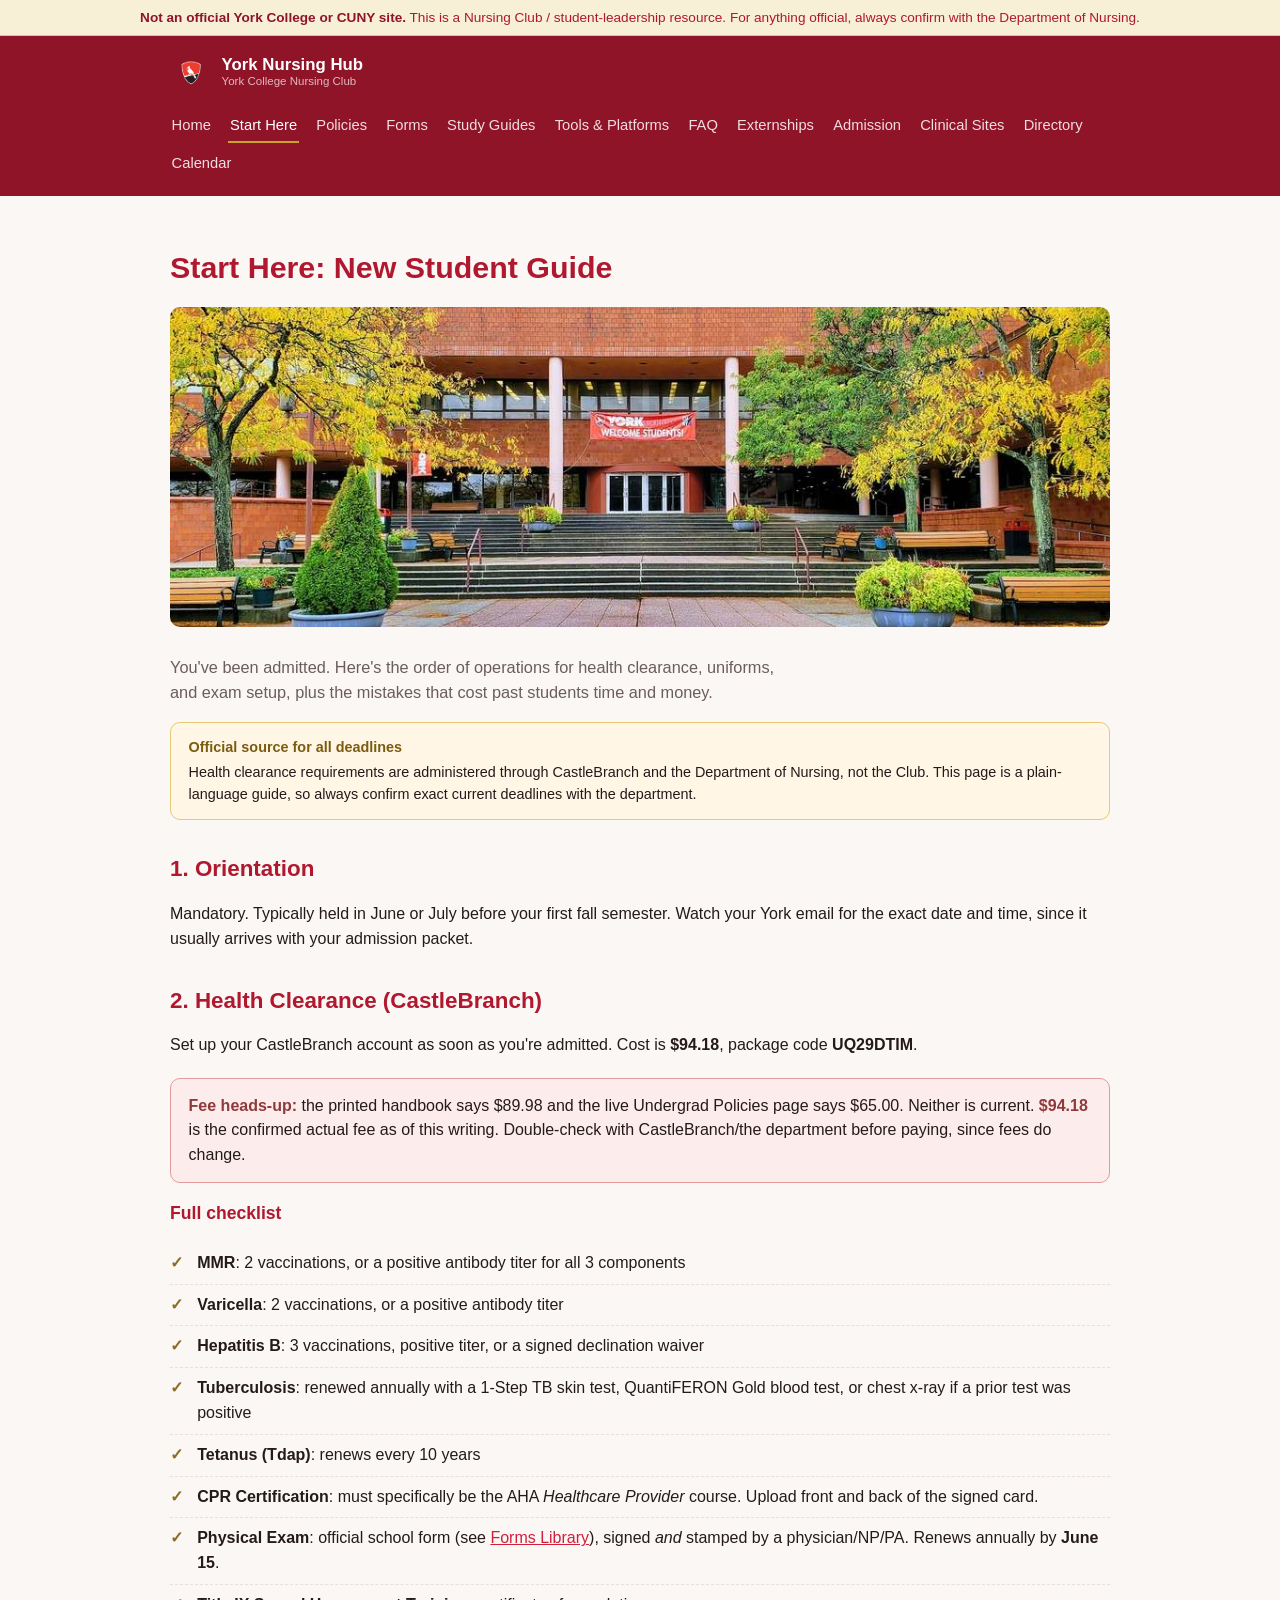
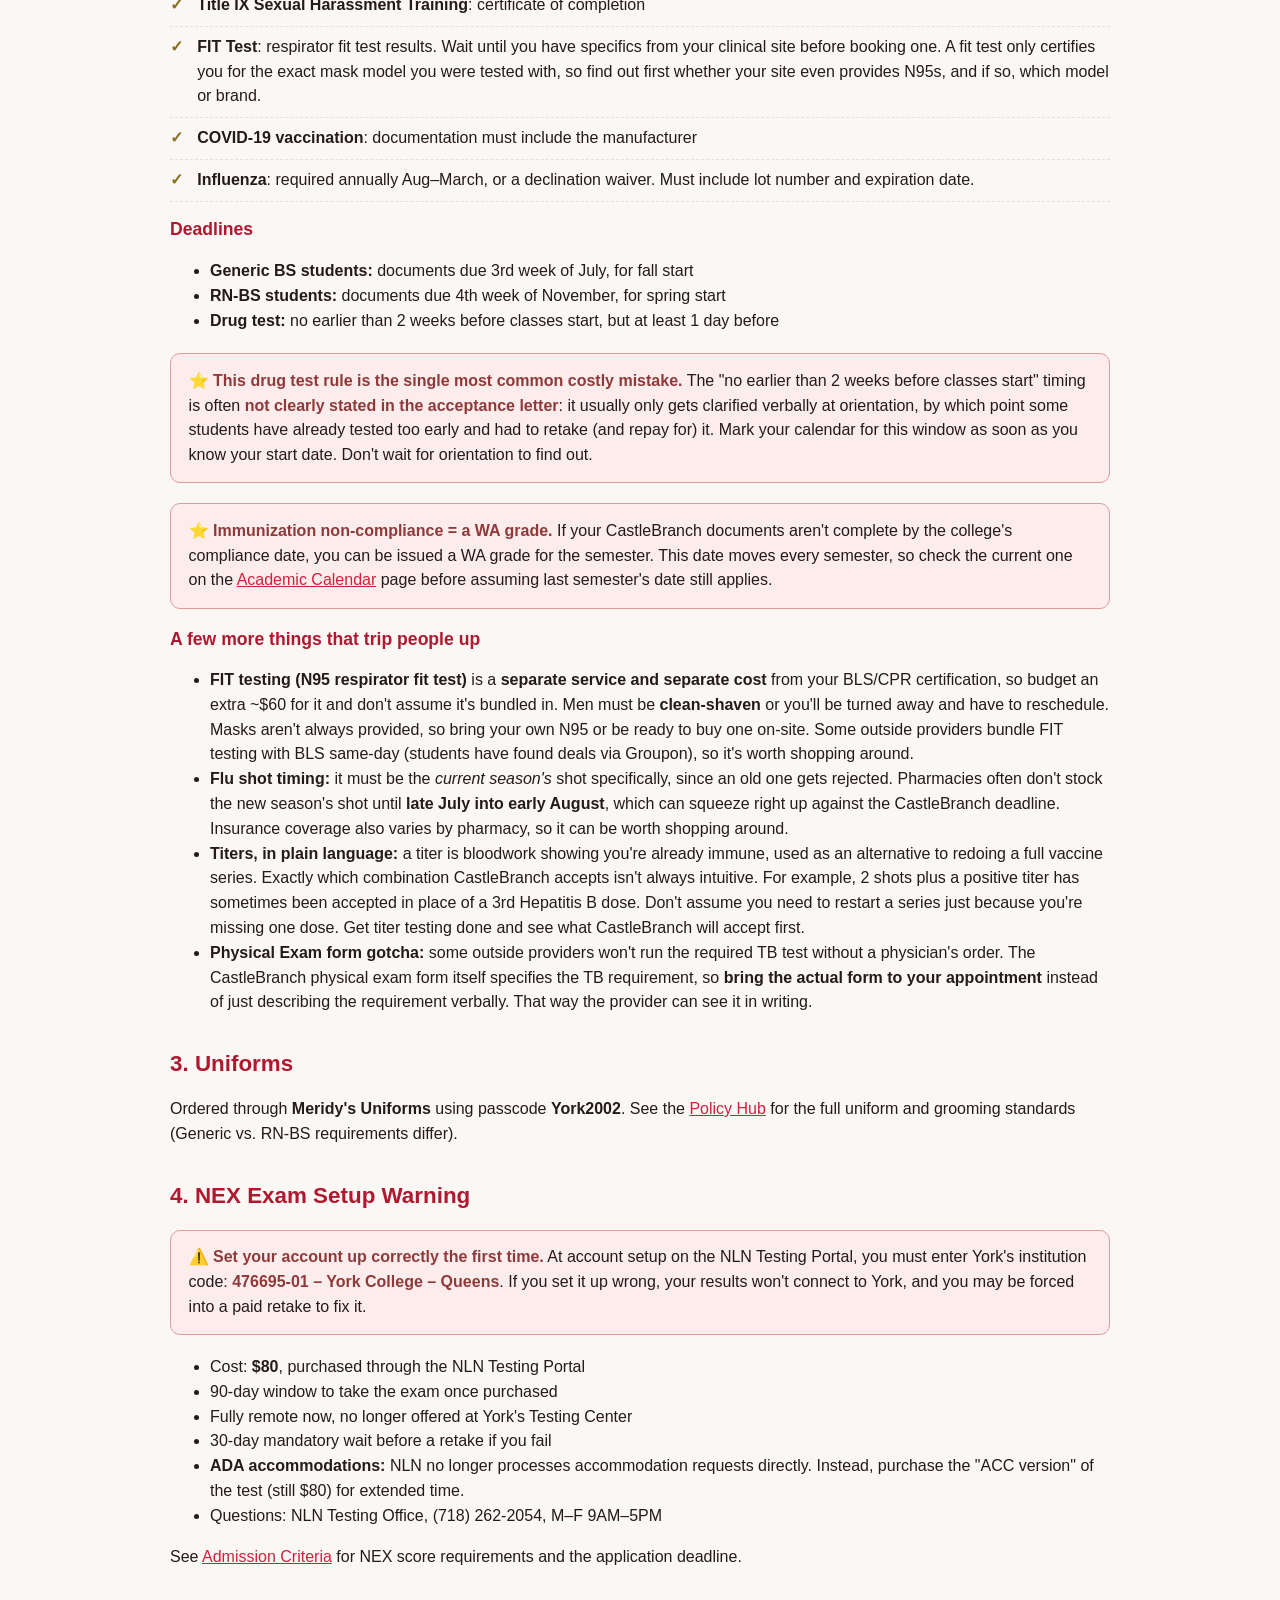
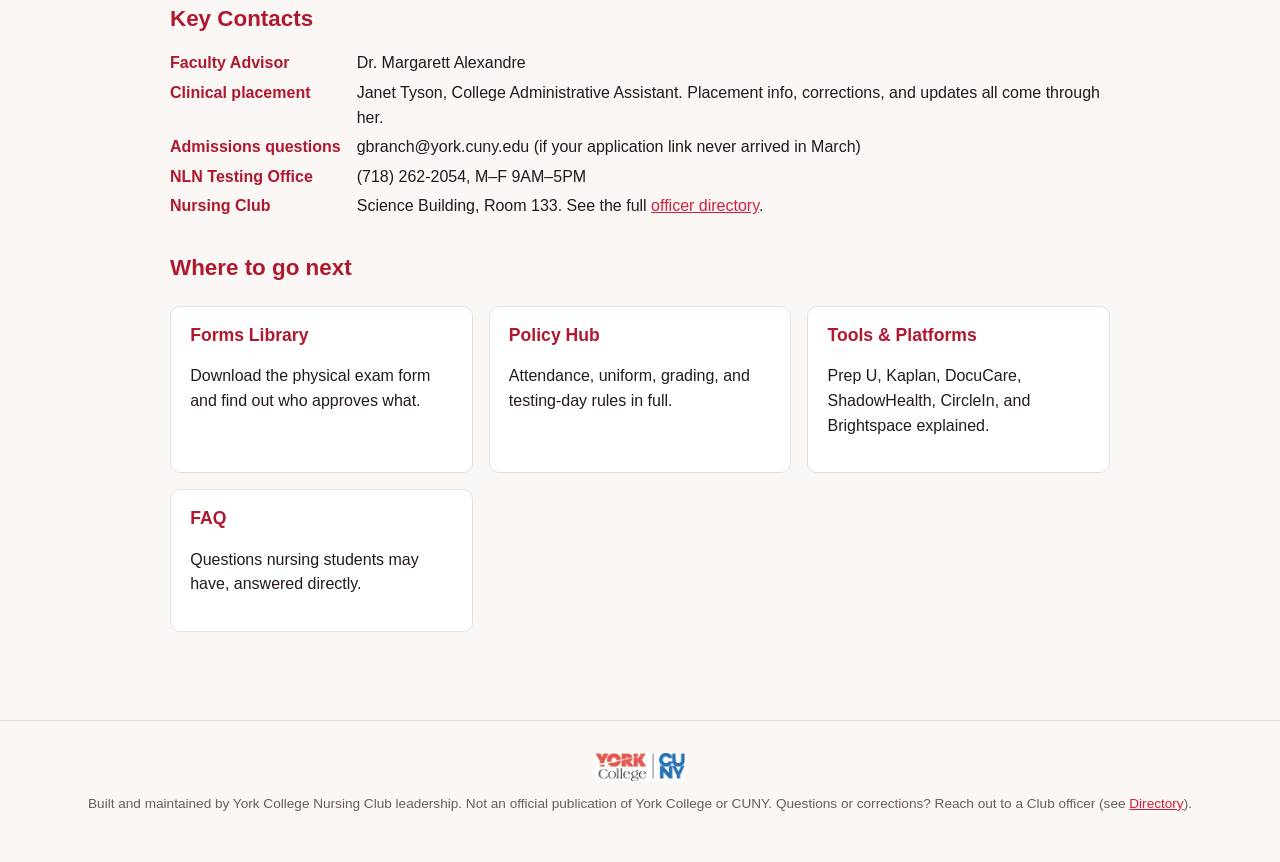
<file: start-here.html>
<!DOCTYPE html>
<html lang="en">
<head>
<meta charset="UTF-8">
<meta name="viewport" content="width=device-width, initial-scale=1.0">
<title>Start Here — York Nursing Hub</title>
<link rel="stylesheet" href="css/style.css">
<link rel="icon" type="image/png" sizes="32x32" href="assets/images/favicon-32.png">
<link rel="icon" type="image/png" sizes="64x64" href="assets/images/favicon-64.png">
<link rel="apple-touch-icon" href="assets/images/apple-touch-icon.png">
</head>
<body>

<div class="site-disclaimer">
  <strong>Not an official York College or CUNY site.</strong> This is a Nursing Club / student-leadership resource. For anything official, always confirm with the Department of Nursing.
</div>

<header class="site-header">
  <div class="site-header-inner">
    <a class="brand" href="index.html">
      <img src="assets/images/logo-icon.png" alt="" class="logo-icon">
      <span class="brand-text">
        York Nursing Hub
        <small>York College Nursing Club</small>
      </span>
    </a>
    <nav class="main-nav">
      <a href="index.html">Home</a>
      <a href="start-here.html" class="active">Start Here</a>
      <a href="policies.html">Policies</a>
      <a href="forms.html">Forms</a>
      <a href="study-guides.html">Study Guides</a>
      <a href="tools.html">Tools &amp; Platforms</a>
      <a href="faq.html">FAQ</a>
      <a href="externships.html">Externships</a>
      <a href="admission.html">Admission</a>
      <a href="clinical-sites.html">Clinical Sites</a>
      <a href="directory.html">Directory</a>
      <a href="calendar.html">Calendar</a>
    </nav>
  </div>
</header>

<main>
  <h1>Start Here: New Student Guide</h1>
  <img class="hero-banner" src="assets/images/hero-start-here.jpg" alt="York College campus entrance with a Welcome Students banner">
  <p class="page-intro">
    You've been admitted. Here's the order of operations for health clearance, uniforms, and
    exam setup, plus the mistakes that cost past students time and money.
  </p>

  <div class="official-note">
    <strong>Official source for all deadlines</strong>
    Health clearance requirements are administered through CastleBranch and the Department of
    Nursing, not the Club. This page is a plain-language guide, so always confirm exact current
    deadlines with the department.
  </div>

  <h2>1. Orientation</h2>
  <p>Mandatory. Typically held in June or July before your first fall semester. Watch your York
  email for the exact date and time, since it usually arrives with your admission packet.</p>

  <h2>2. Health Clearance (CastleBranch)</h2>
  <p>
    Set up your CastleBranch account as soon as you're admitted. Cost is
    <strong>$94.18</strong>, package code <strong>UQ29DTIM</strong>.
  </p>
  <div class="callout">
    <strong>Fee heads-up:</strong> the printed handbook says $89.98 and the live Undergrad
    Policies page says $65.00. Neither is current. <strong>$94.18</strong> is the confirmed
    actual fee as of this writing. Double-check with CastleBranch/the department before paying,
    since fees do change.
  </div>

  <h3>Full checklist</h3>
  <ul class="checklist">
    <li><strong>MMR</strong>: 2 vaccinations, or a positive antibody titer for all 3 components</li>
    <li><strong>Varicella</strong>: 2 vaccinations, or a positive antibody titer</li>
    <li><strong>Hepatitis B</strong>: 3 vaccinations, positive titer, or a signed declination waiver</li>
    <li><strong>Tuberculosis</strong>: renewed annually with a 1-Step TB skin test, QuantiFERON Gold blood test, or chest x-ray if a prior test was positive</li>
    <li><strong>Tetanus (Tdap)</strong>: renews every 10 years</li>
    <li><strong>CPR Certification</strong>: must specifically be the AHA <em>Healthcare Provider</em> course. Upload front and back of the signed card.</li>
    <li><strong>Physical Exam</strong>: official school form (see <a href="forms.html">Forms Library</a>), signed <em>and</em> stamped by a physician/NP/PA. Renews annually by <strong>June 15</strong>.</li>
    <li><strong>Title IX Sexual Harassment Training</strong>: certificate of completion</li>
    <li><strong>FIT Test</strong>: respirator fit test results. Wait until you have specifics
    from your clinical site before booking one. A fit test only certifies you for the exact mask
    model you were tested with, so find out first whether your site even provides N95s, and if
    so, which model or brand.</li>
    <li><strong>COVID-19 vaccination</strong>: documentation must include the manufacturer</li>
    <li><strong>Influenza</strong>: required annually Aug–March, or a declination waiver. Must include lot number and expiration date.</li>
  </ul>

  <h3>Deadlines</h3>
  <ul>
    <li><strong>Generic BS students:</strong> documents due 3rd week of July, for fall start</li>
    <li><strong>RN-BS students:</strong> documents due 4th week of November, for spring start</li>
    <li><strong>Drug test:</strong> no earlier than 2 weeks before classes start, but at least 1 day before</li>
  </ul>

  <div class="callout">
    <strong>⭐ This drug test rule is the single most common costly mistake.</strong> The "no
    earlier than 2 weeks before classes start" timing is often <strong>not clearly stated in the
    acceptance letter</strong>: it usually only gets clarified verbally at orientation, by which
    point some students have already tested too early and had to retake (and repay for) it. Mark
    your calendar for this window as soon as you know your start date. Don't wait for orientation
    to find out.
  </div>

  <div class="callout">
    <strong>⭐ Immunization non-compliance = a WA grade.</strong> If your CastleBranch documents
    aren't complete by the college's compliance date, you can be issued a WA grade for the
    semester. This date moves every semester, so check the current one on the
    <a href="calendar.html">Academic Calendar</a> page before assuming last semester's date still applies.
  </div>

  <h3>A few more things that trip people up</h3>
  <ul>
    <li>
      <strong>FIT testing (N95 respirator fit test)</strong> is a <strong>separate service and
      separate cost</strong> from your BLS/CPR certification, so budget an extra ~$60 for it and
      don't assume it's bundled in. Men must be <strong>clean-shaven</strong> or you'll be turned
      away and have to reschedule. Masks aren't always provided, so bring your own N95 or be ready
      to buy one on-site. Some outside providers bundle FIT testing with BLS same-day (students
      have found deals via Groupon), so it's worth shopping around.
    </li>
    <li>
      <strong>Flu shot timing:</strong> it must be the <em>current season's</em> shot
      specifically, since an old one gets rejected. Pharmacies often don't stock the new season's
      shot until <strong>late July into early August</strong>, which can squeeze right up against
      the CastleBranch deadline. Insurance coverage also varies by pharmacy, so it can be worth
      shopping around.
    </li>
    <li>
      <strong>Titers, in plain language:</strong> a titer is bloodwork showing you're already
      immune, used as an alternative to redoing a full vaccine series. Exactly which combination
      CastleBranch accepts isn't always intuitive. For example, 2 shots plus a positive titer has
      sometimes been accepted in place of a 3rd Hepatitis B dose. Don't assume you need to restart
      a series just because you're missing one dose. Get titer testing done and see what
      CastleBranch will accept first.
    </li>
    <li>
      <strong>Physical Exam form gotcha:</strong> some outside providers won't run the required TB
      test without a physician's order. The CastleBranch physical exam form itself specifies the
      TB requirement, so <strong>bring the actual form to your appointment</strong> instead of
      just describing the requirement verbally. That way the provider can see it in writing.
    </li>
  </ul>

  <h2>3. Uniforms</h2>
  <p>
    Ordered through <strong>Meridy's Uniforms</strong> using passcode <strong>York2002</strong>.
    See the <a href="policies.html">Policy Hub</a> for the full uniform and grooming standards
    (Generic vs. RN-BS requirements differ).
  </p>

  <h2>4. NEX Exam Setup Warning</h2>
  <div class="callout">
    <strong>⚠️ Set your account up correctly the first time.</strong> At account setup on the
    NLN Testing Portal, you must enter York's institution code:
    <strong>476695-01 – York College – Queens</strong>. If you set it up wrong, your results
    won't connect to York, and you may be forced into a paid retake to fix it.
  </div>
  <ul>
    <li>Cost: <strong>$80</strong>, purchased through the NLN Testing Portal</li>
    <li>90-day window to take the exam once purchased</li>
    <li>Fully remote now, no longer offered at York's Testing Center</li>
    <li>30-day mandatory wait before a retake if you fail</li>
    <li><strong>ADA accommodations:</strong> NLN no longer processes accommodation requests
    directly. Instead, purchase the "ACC version" of the test (still $80) for extended time.</li>
    <li>Questions: NLN Testing Office, (718) 262-2054, M–F 9AM–5PM</li>
  </ul>
  <p>See <a href="admission.html">Admission Criteria</a> for NEX score requirements and the
  application deadline.</p>

  <h2>Key Contacts</h2>
  <dl class="contact-list">
    <dt>Faculty Advisor</dt><dd>Dr. Margarett Alexandre</dd>
    <dt>Clinical placement</dt><dd>Janet Tyson, College Administrative Assistant. Placement
    info, corrections, and updates all come through her.</dd>
    <dt>Admissions questions</dt><dd>gbranch@york.cuny.edu (if your application link never arrived in March)</dd>
    <dt>NLN Testing Office</dt><dd>(718) 262-2054, M–F 9AM–5PM</dd>
    <dt>Nursing Club</dt><dd>Science Building, Room 133. See the full <a href="directory.html">officer directory</a>.</dd>
  </dl>

  <h2>Where to go next</h2>
  <div class="card-grid">
    <div class="card">
      <a class="card-link" href="forms.html">
        <h3>Forms Library</h3>
        <p>Download the physical exam form and find out who approves what.</p>
      </a>
    </div>
    <div class="card">
      <a class="card-link" href="policies.html">
        <h3>Policy Hub</h3>
        <p>Attendance, uniform, grading, and testing-day rules in full.</p>
      </a>
    </div>
    <div class="card">
      <a class="card-link" href="tools.html">
        <h3>Tools &amp; Platforms</h3>
        <p>Prep U, Kaplan, DocuCare, ShadowHealth, CircleIn, and Brightspace explained.</p>
      </a>
    </div>
    <div class="card">
      <a class="card-link" href="faq.html">
        <h3>FAQ</h3>
        <p>Questions nursing students may have, answered directly.</p>
      </a>
    </div>
  </div>
</main>

<footer>
  <img class="footer-logo" src="assets/images/branding/yorkk.png" alt="York College, CUNY">
  <br>
  Built and maintained by York College Nursing Club leadership. Not an official publication of
  York College or CUNY. Questions or corrections? Reach out to a Club officer (see
  <a href="directory.html">Directory</a>).
</footer>

</body>
</html>
</file>
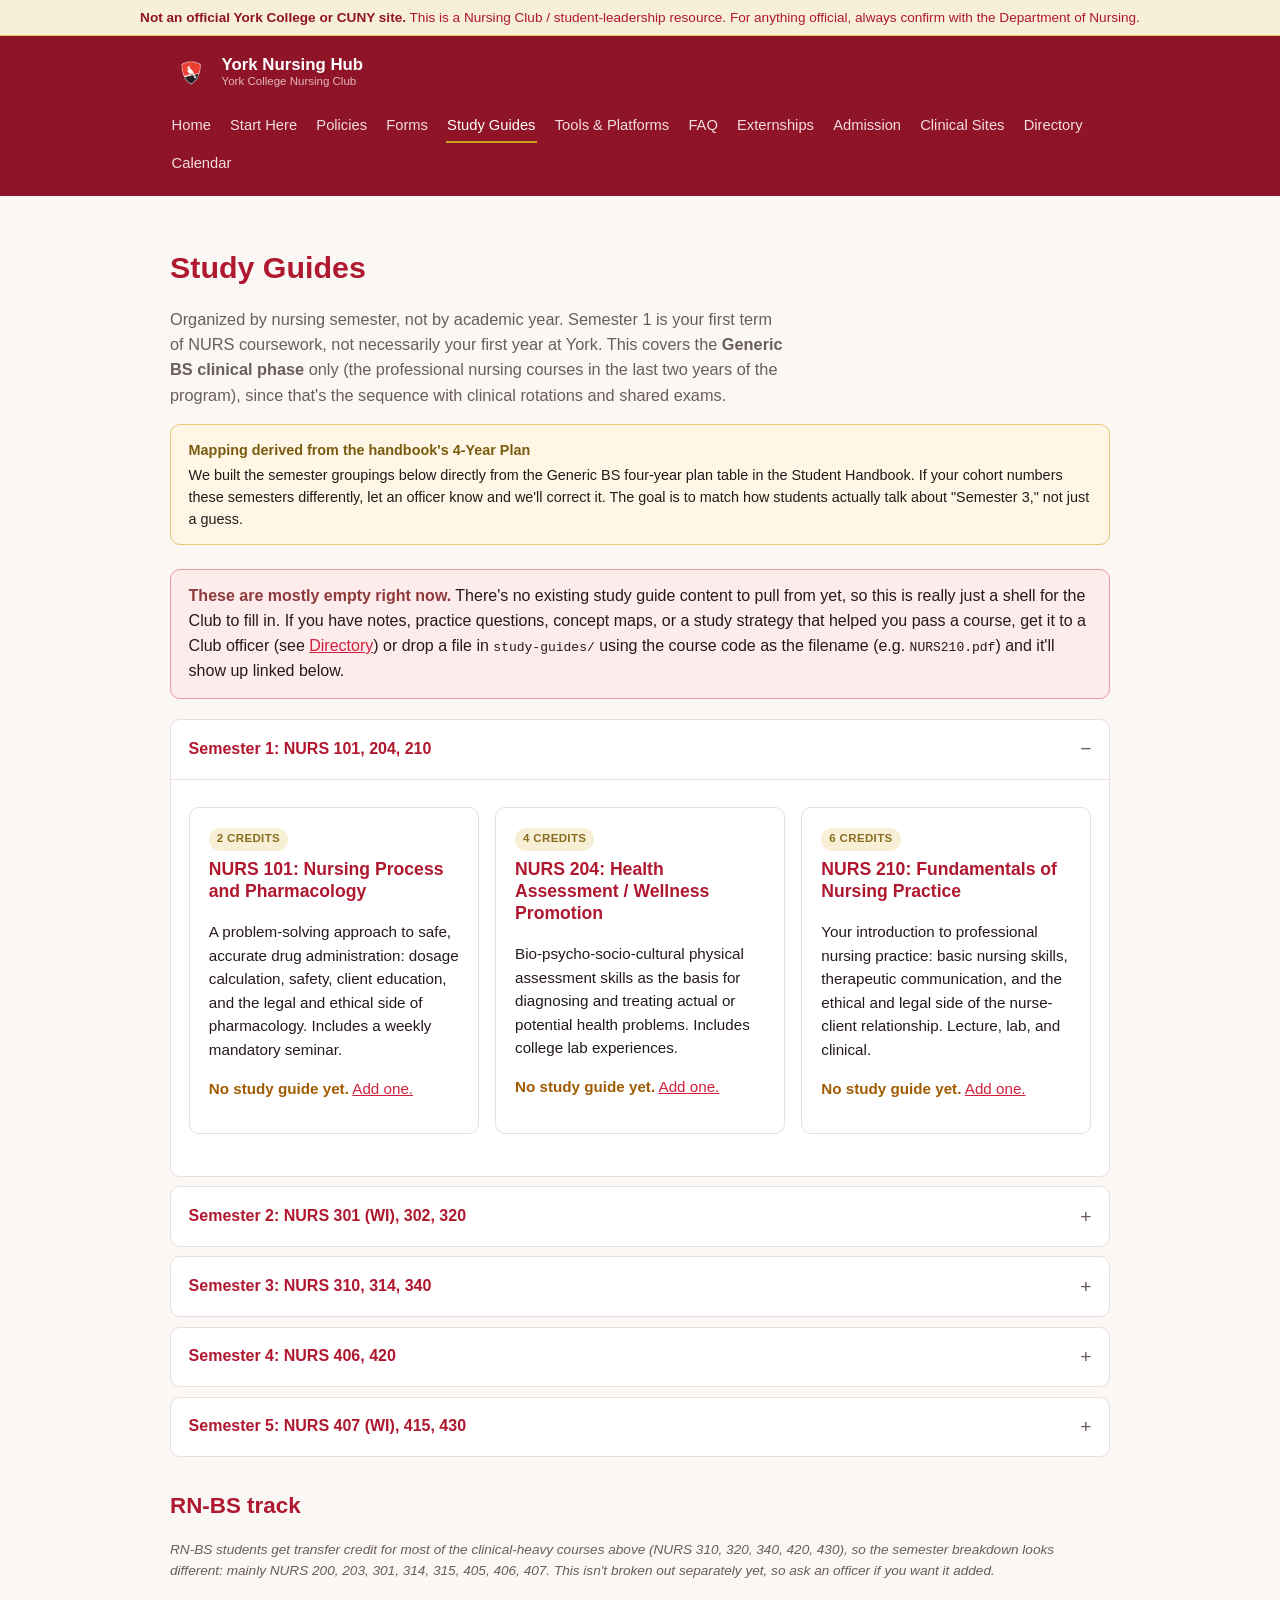
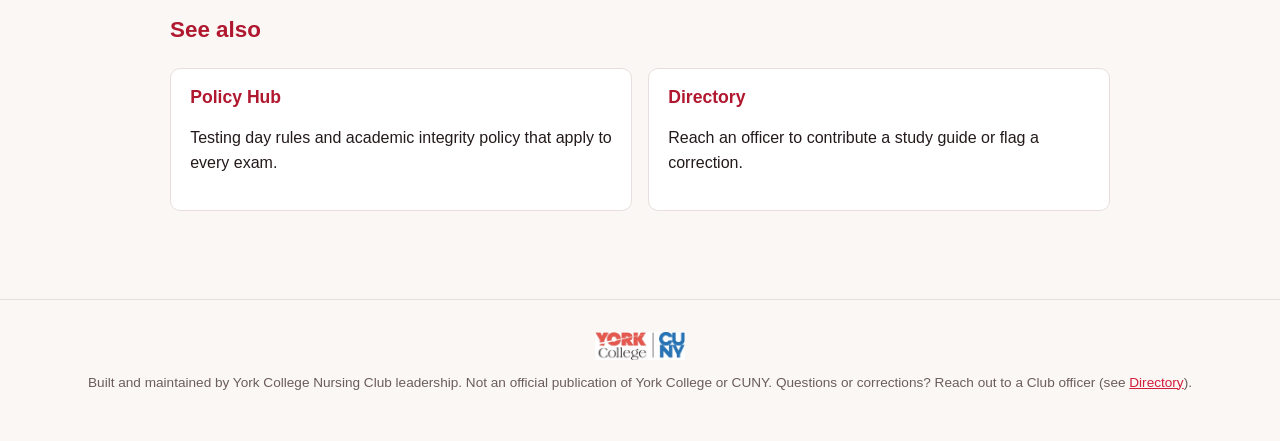
<file: study-guides.html>
<!DOCTYPE html>
<html lang="en">
<head>
<meta charset="UTF-8">
<meta name="viewport" content="width=device-width, initial-scale=1.0">
<title>Study Guides — York Nursing Hub</title>
<link rel="stylesheet" href="css/style.css">
<link rel="icon" type="image/png" sizes="32x32" href="assets/images/favicon-32.png">
<link rel="icon" type="image/png" sizes="64x64" href="assets/images/favicon-64.png">
<link rel="apple-touch-icon" href="assets/images/apple-touch-icon.png">
</head>
<body>

<div class="site-disclaimer">
  <strong>Not an official York College or CUNY site.</strong> This is a Nursing Club / student-leadership resource. For anything official, always confirm with the Department of Nursing.
</div>

<header class="site-header">
  <div class="site-header-inner">
    <a class="brand" href="index.html">
      <img src="assets/images/logo-icon.png" alt="" class="logo-icon">
      <span class="brand-text">
        York Nursing Hub
        <small>York College Nursing Club</small>
      </span>
    </a>
    <nav class="main-nav">
      <a href="index.html">Home</a>
      <a href="start-here.html">Start Here</a>
      <a href="policies.html">Policies</a>
      <a href="forms.html">Forms</a>
      <a href="study-guides.html" class="active">Study Guides</a>
      <a href="tools.html">Tools &amp; Platforms</a>
      <a href="faq.html">FAQ</a>
      <a href="externships.html">Externships</a>
      <a href="admission.html">Admission</a>
      <a href="clinical-sites.html">Clinical Sites</a>
      <a href="directory.html">Directory</a>
      <a href="calendar.html">Calendar</a>
    </nav>
  </div>
</header>

<main>
  <h1>Study Guides</h1>
  <p class="page-intro">
    Organized by nursing semester, not by academic year. Semester 1 is your first term of NURS
    coursework, not necessarily your first year at York. This covers the <strong>Generic BS
    clinical phase</strong> only (the professional nursing courses in the last two years of the
    program), since that's the sequence with clinical rotations and shared exams.
  </p>

  <div class="official-note">
    <strong>Mapping derived from the handbook's 4-Year Plan</strong>
    We built the semester groupings below directly from the Generic BS four-year plan table in
    the Student Handbook. If your cohort numbers these semesters differently, let an officer know
    and we'll correct it. The goal is to match how students actually talk about "Semester 3," not
    just a guess.
  </div>

  <div class="callout">
    <strong>These are mostly empty right now.</strong> There's no existing study guide content to
    pull from yet, so this is really just a shell for the Club to fill in. If you have notes,
    practice questions, concept maps, or a study strategy that helped you pass a course, get it to
    a Club officer (see <a href="directory.html">Directory</a>) or drop a file in
    <code>study-guides/</code> using the course code as the filename (e.g.
    <code>NURS210.pdf</code>) and it'll show up linked below.
  </div>

  <!-- SEMESTER 1 -->
  <details class="accordion-item" open>
    <summary>Semester 1: NURS 101, 204, 210</summary>
    <div class="accordion-body">
      <div class="card-grid">
        <div class="card">
          <span class="tag">2 credits</span>
          <h3>NURS 101: Nursing Process and Pharmacology</h3>
          <p>A problem-solving approach to safe, accurate drug administration: dosage
          calculation, safety, client education, and the legal and ethical side of pharmacology.
          Includes a weekly mandatory seminar.</p>
          <p><span class="status-need">No study guide yet.</span>
          <a href="study-guides/NURS101.pdf">Add one.</a></p>
        </div>
        <div class="card">
          <span class="tag">4 credits</span>
          <h3>NURS 204: Health Assessment / Wellness Promotion</h3>
          <p>Bio-psycho-socio-cultural physical assessment skills as the basis for diagnosing and
          treating actual or potential health problems. Includes college lab experiences.</p>
          <p><span class="status-need">No study guide yet.</span>
          <a href="study-guides/NURS204.pdf">Add one.</a></p>
        </div>
        <div class="card">
          <span class="tag">6 credits</span>
          <h3>NURS 210: Fundamentals of Nursing Practice</h3>
          <p>Your introduction to professional nursing practice: basic nursing skills,
          therapeutic communication, and the ethical and legal side of the nurse-client
          relationship. Lecture, lab, and clinical.</p>
          <p><span class="status-need">No study guide yet.</span>
          <a href="study-guides/NURS210.pdf">Add one.</a></p>
        </div>
      </div>
    </div>
  </details>

  <!-- SEMESTER 2 -->
  <details class="accordion-item">
    <summary>Semester 2: NURS 301 (WI), 302, 320</summary>
    <div class="accordion-body">
      <div class="card-grid">
        <div class="card">
          <span class="tag">3 credits</span>
          <h3>NURS 301 (WI): Values in Transition</h3>
          <p>An introduction to the structure of nursing as a discipline: theoretical and
          conceptual models and how they apply to practice, research, and education.</p>
          <p><span class="status-need">No study guide yet.</span>
          <a href="study-guides/NURS301.pdf">Add one.</a></p>
        </div>
        <div class="card">
          <span class="tag">3 credits</span>
          <h3>NURS 302: Pharmacology for Nurses</h3>
          <p>A systems approach to pharmacology, covering pharmacotherapeutics, pharmacokinetics,
          pharmacodynamics, and pathophysiology, with an emphasis on critical thinking and
          evidence-based practice.</p>
          <p><span class="status-need">No study guide yet.</span>
          <a href="study-guides/NURS302.pdf">Add one.</a></p>
        </div>
        <div class="card">
          <span class="tag">7 credits</span>
          <h3>NURS 320: Deviations in Physiological Functioning I</h3>
          <p>Caring for adult and family clients experiencing deviations from wellness, with a
          secondary prevention focus. Lecture, lab, and clinical.</p>
          <p><span class="status-need">No study guide yet.</span>
          <a href="study-guides/NURS320.pdf">Add one.</a></p>
        </div>
      </div>
    </div>
  </details>

  <!-- SEMESTER 3 -->
  <details class="accordion-item">
    <summary>Semester 3: NURS 310, 314, 340</summary>
    <div class="accordion-body">
      <div class="card-grid">
        <div class="card">
          <span class="tag">5 credits · half-semester</span>
          <h3>NURS 310: Care of the Child-Bearing Client/Family</h3>
          <p>Theoretical basis and clinical skills for culturally sensitive care during
          child-bearing/child-rearing stages. Primary prevention focus.</p>
          <p><span class="status-need">No study guide yet.</span>
          <a href="study-guides/NURS310.pdf">Add one.</a></p>
        </div>
        <div class="card">
          <span class="tag">3 credits</span>
          <h3>NURS 314: Management and Leadership in Professional Nursing</h3>
          <p>Decision-making, leadership, management, change, collaboration, and advocacy,
          including performance improvement and peer review.</p>
          <p><span class="status-need">No study guide yet.</span>
          <a href="study-guides/NURS314.pdf">Add one.</a></p>
        </div>
        <div class="card">
          <span class="tag">5 credits · half-semester</span>
          <h3>NURS 340: Nursing Care of Children: Infancy to Adolescence</h3>
          <p>Culturally sensitive care for children and families from infancy through
          adolescence, with communication and growth and development concepts woven throughout.</p>
          <p><span class="status-need">No study guide yet.</span>
          <a href="study-guides/NURS340.pdf">Add one.</a></p>
        </div>
      </div>
    </div>
  </details>

  <!-- SEMESTER 4 -->
  <details class="accordion-item">
    <summary>Semester 4: NURS 406, 420</summary>
    <div class="accordion-body">
      <div class="card-grid">
        <div class="card">
          <span class="tag">3 credits</span>
          <h3>NURS 406: Societal and Community Client Intersystem</h3>
          <p>Looks at power, politics, policy, and change, and the evolving role of the
          professional nurse as a catalyst for improving health and nursing care delivery.
          Includes field trips.</p>
          <p><span class="status-need">No study guide yet.</span>
          <a href="study-guides/NURS406.pdf">Add one.</a></p>
        </div>
        <div class="card">
          <span class="tag">7 credits</span>
          <h3>NURS 420: Deviations in Physiological Functioning II</h3>
          <p>Builds on NURS 320 with more complex nursing interventions for biophysiological
          instability requiring emergent or urgent care. Lecture, lab, and clinical.</p>
          <p><span class="status-need">No study guide yet.</span>
          <a href="study-guides/NURS420.pdf">Add one.</a></p>
        </div>
      </div>
    </div>
  </details>

  <!-- SEMESTER 5 -->
  <details class="accordion-item">
    <summary>Semester 5: NURS 407 (WI), 415, 430</summary>
    <div class="accordion-body">
      <div class="card-grid">
        <div class="card">
          <span class="tag">3 credits</span>
          <h3>NURS 407 (WI): Research in Professional Nursing Practice</h3>
          <p>You'll identify a researchable problem and develop a proposal using the best
          available evidence. Available online.</p>
          <p><span class="status-need">No study guide yet.</span>
          <a href="study-guides/NURS407.pdf">Add one.</a></p>
        </div>
        <div class="card">
          <span class="tag">4.5 credits · half-semester</span>
          <h3>NURS 415: Family, Group and Community Intersystems</h3>
          <p>Nursing and epidemiological processes applied to family, group, and community health
          maintenance and promotion, plus group dynamics, leadership, and teaching skills.</p>
          <p><span class="status-need">No study guide yet.</span>
          <a href="study-guides/NURS415.pdf">Add one.</a></p>
        </div>
        <div class="card">
          <span class="tag">4.5 credits · half-semester</span>
          <p>Mental health across the life process. Covers commonly occurring and complex mental
          disorders, therapeutic communication techniques, and clinical experience in mental
          health settings.</p>
          <p><span class="status-need">No study guide yet.</span>
          <a href="study-guides/NURS430.pdf">Add one.</a></p>
        </div>
      </div>
    </div>
  </details>

  <h2>RN-BS track</h2>
  <p class="pending-note">
    RN-BS students get transfer credit for most of the clinical-heavy courses above (NURS 310,
    320, 340, 420, 430), so the semester breakdown looks different: mainly NURS 200, 203, 301,
    314, 315, 405, 406, 407. This isn't broken out separately yet, so ask an officer if you want
    it added.
  </p>

  <h2>See also</h2>
  <div class="card-grid">
    <div class="card">
      <a class="card-link" href="policies.html">
        <h3>Policy Hub</h3>
        <p>Testing day rules and academic integrity policy that apply to every exam.</p>
      </a>
    </div>
    <div class="card">
      <a class="card-link" href="directory.html">
        <h3>Directory</h3>
        <p>Reach an officer to contribute a study guide or flag a correction.</p>
      </a>
    </div>
  </div>
</main>

<footer>
  <img class="footer-logo" src="assets/images/branding/yorkk.png" alt="York College, CUNY">
  <br>
  Built and maintained by York College Nursing Club leadership. Not an official publication of
  York College or CUNY. Questions or corrections? Reach out to a Club officer (see
  <a href="directory.html">Directory</a>).
</footer>

</body>
</html>
</file>
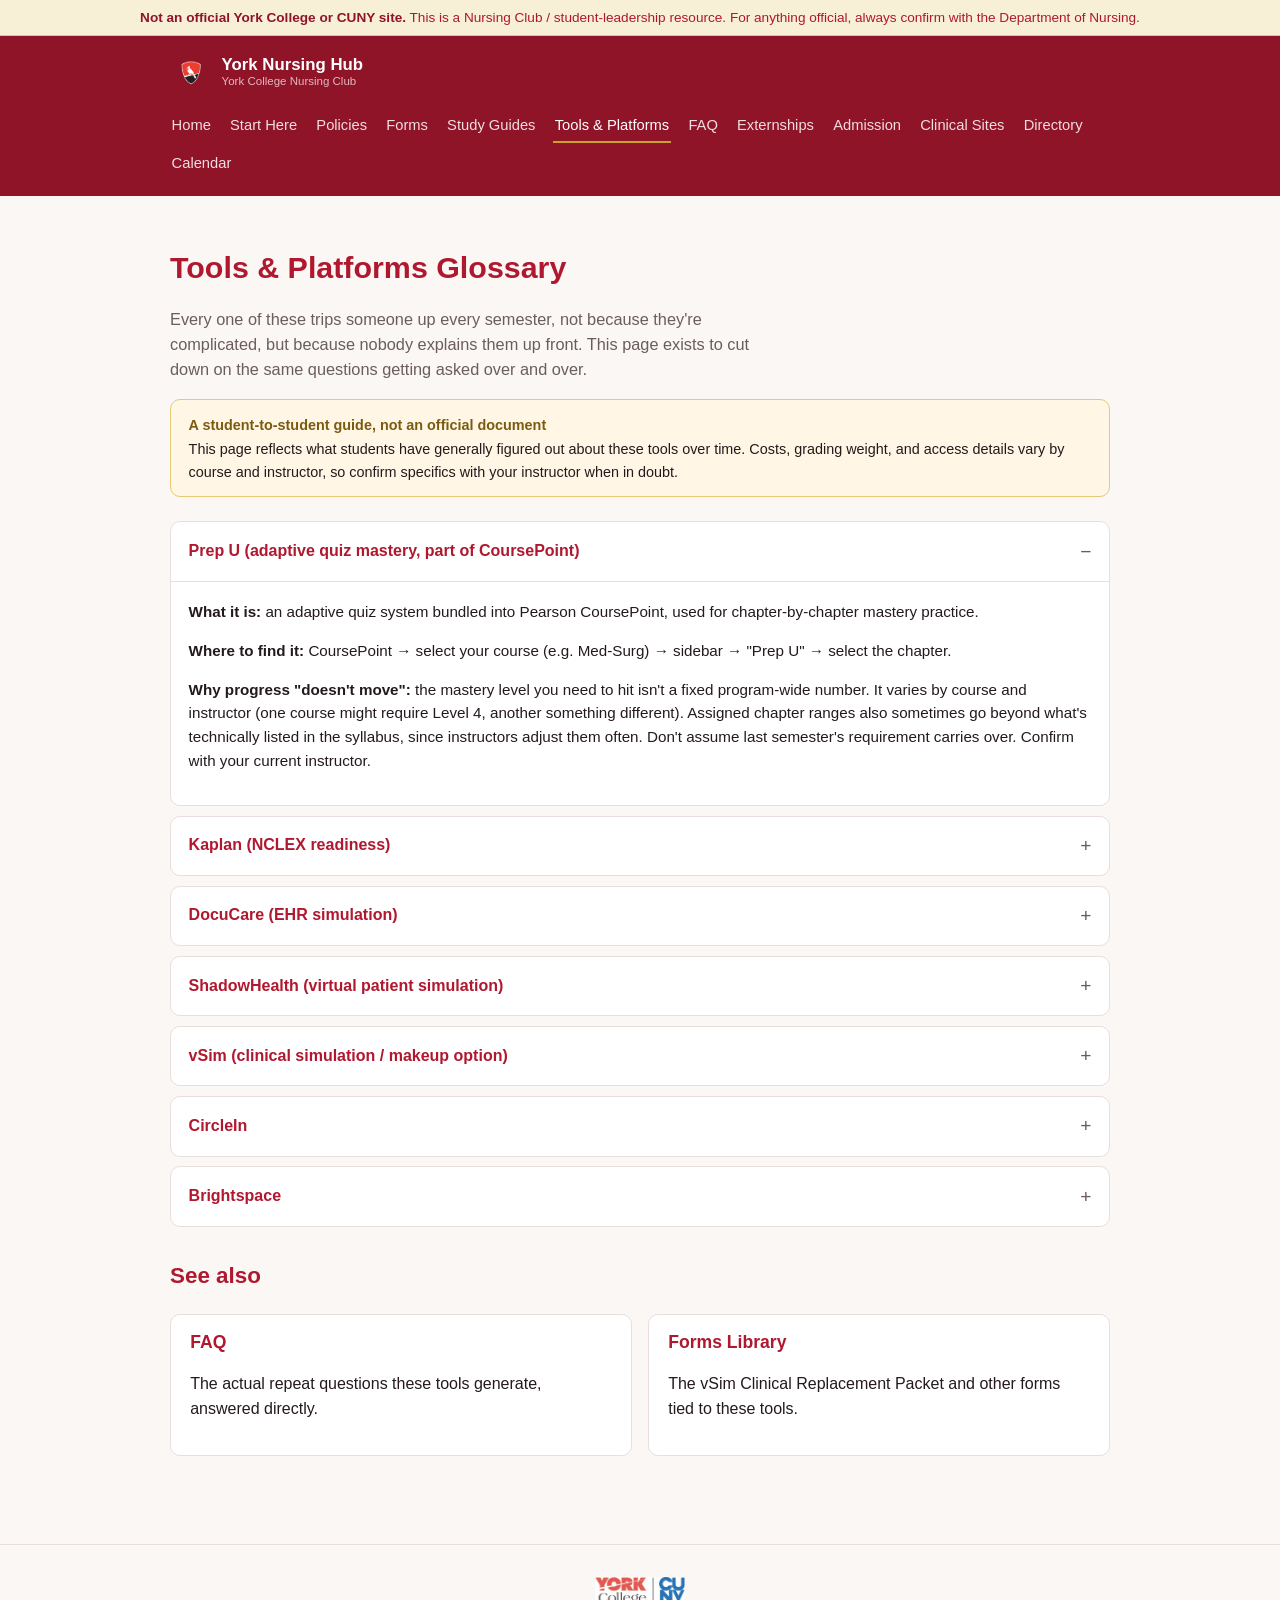
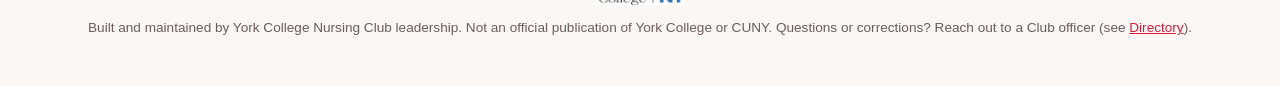
<file: tools.html>
<!DOCTYPE html>
<html lang="en">
<head>
<meta charset="UTF-8">
<meta name="viewport" content="width=device-width, initial-scale=1.0">
<title>Tools & Platforms — York Nursing Hub</title>
<link rel="stylesheet" href="css/style.css">
<link rel="icon" type="image/png" sizes="32x32" href="assets/images/favicon-32.png">
<link rel="icon" type="image/png" sizes="64x64" href="assets/images/favicon-64.png">
<link rel="apple-touch-icon" href="assets/images/apple-touch-icon.png">
</head>
<body>

<div class="site-disclaimer">
  <strong>Not an official York College or CUNY site.</strong> This is a Nursing Club / student-leadership resource. For anything official, always confirm with the Department of Nursing.
</div>

<header class="site-header">
  <div class="site-header-inner">
    <a class="brand" href="index.html">
      <img src="assets/images/logo-icon.png" alt="" class="logo-icon">
      <span class="brand-text">
        York Nursing Hub
        <small>York College Nursing Club</small>
      </span>
    </a>
    <nav class="main-nav">
      <a href="index.html">Home</a>
      <a href="start-here.html">Start Here</a>
      <a href="policies.html">Policies</a>
      <a href="forms.html">Forms</a>
      <a href="study-guides.html">Study Guides</a>
      <a href="tools.html" class="active">Tools &amp; Platforms</a>
      <a href="faq.html">FAQ</a>
      <a href="externships.html">Externships</a>
      <a href="admission.html">Admission</a>
      <a href="clinical-sites.html">Clinical Sites</a>
      <a href="directory.html">Directory</a>
      <a href="calendar.html">Calendar</a>
    </nav>
  </div>
</header>

<main>
  <h1>Tools &amp; Platforms Glossary</h1>
  <p class="page-intro">
    Every one of these trips someone up every semester, not because they're complicated, but
    because nobody explains them up front. This page exists to cut down on the same questions
    getting asked over and over.
  </p>

  <div class="official-note">
    <strong>A student-to-student guide, not an official document</strong>
    This page reflects what students have generally figured out about these tools over time.
    Costs, grading weight, and access details vary by course and instructor, so confirm specifics
    with your instructor when in doubt.
  </div>

  <details class="accordion-item" open>
    <summary>Prep U (adaptive quiz mastery, part of CoursePoint)</summary>
    <div class="accordion-body">
      <p><strong>What it is:</strong> an adaptive quiz system bundled into Pearson CoursePoint,
      used for chapter-by-chapter mastery practice.</p>
      <p><strong>Where to find it:</strong> CoursePoint → select your course (e.g. Med-Surg) →
      sidebar → "Prep U" → select the chapter.</p>
      <p><strong>Why progress "doesn't move":</strong> the mastery level you need to hit isn't a
      fixed program-wide number. It varies by course and instructor (one course might require
      Level 4, another something different). Assigned chapter ranges also sometimes go beyond
      what's technically listed in the syllabus, since instructors adjust them often. Don't assume
      last semester's requirement carries over. Confirm with your current instructor.</p>
    </div>
  </details>

  <details class="accordion-item">
    <summary>Kaplan (NCLEX readiness)</summary>
    <div class="accordion-body">
      <p><strong>What it is:</strong> NCLEX-readiness testing, used every semester. Typically
      worth 5&ndash;10% of your course grade, depending on the course.</p>
      <p><strong>Cost:</strong> free. The school has a grant covering it, so if someone tells you
      that you need to pay for it, that's wrong.</p>
      <p><strong>Access:</strong> comes via a link in a school email. If you don't have it,
      contact your instructor rather than assuming the course doesn't use it.</p>
      <p><strong>Extended-time accommodations:</strong> students with
      extended time see the same countdown timer as everyone else, but get a "Continue" option
      instead of a forced "Submit" once the standard time expires. The extra time only becomes
      visible after the original time runs out. This hasn't been officially confirmed by the
      department, so double check if it matters for you.</p>
      <p><strong>Other notes:</strong> retakes are faculty-proctored. The "decision tree" video
      modules just need to be watched and marked complete. They're not tested separately.
      Login issues are a recurring complaint; if Kaplan won't let you log in, try clearing your
      browser cache before assuming something's broken on your account.</p>
    </div>
  </details>

  <details class="accordion-item">
    <summary>DocuCare (EHR simulation)</summary>
    <div class="accordion-body">
      <p><strong>What it is:</strong> an electronic health record (EHR) simulation platform.</p>
      <p><strong>Cost:</strong> around $170.</p>
      <div class="callout">
        <strong>Buy the right duration.</strong> DocuCare comes in 6/12/24-month options. Since
        it's used across multiple semesters and courses, a short-duration purchase risks expiring
        mid-program, so think about how many semesters you'll actually need it for before you buy.
      </div>
      <p><strong>Access codes are instructor-specific</strong>, so make sure you get the code for
      your exact lab section, not just any code circulating around.</p>
    </div>
  </details>

  <details class="accordion-item">
    <summary>ShadowHealth (virtual patient simulation)</summary>
    <div class="accordion-body">
      <p><strong>What it is:</strong> virtual patient simulation software. You'll likely
      encounter the "Tina Jones" case and HEENT assessments.</p>
      <p><strong>Access:</strong> requires a 16-digit course pin that's specific to your course
      and instructor.</p>
      <div class="callout">
        <strong>Free trial vs. buying directly:</strong> ShadowHealth has a free trial option,
        but some students buy access directly instead. Students who buy directly sometimes can't
        find the same assignments (like the Tina Jones case) that trial users see automatically.
        If that happens to you, contact your instructor rather than assuming something's wrong on
        your end.
      </div>
      <p>Grade weight isn't consistently documented, so confirm with your instructor.</p>
    </div>
  </details>

  <details class="accordion-item">
    <summary>vSim (clinical simulation / makeup option)</summary>
    <div class="accordion-body">
      <p><strong>What it is:</strong> virtual clinical simulation software, used specifically as a
      <strong>clinical makeup/replacement</strong> option if you miss a clinical day. This isn't
      the same as Prep U, Kaplan, DocuCare, or ShadowHealth. It's tied to attendance, not
      coursework practice.</p>
      <p>There's a "Student vSim Clinical Replacement Packet" (about 23 pages) that walks through
      the process. See the <a href="forms.html">Forms Library</a> for status on getting a copy
      posted here.</p>
    </div>
  </details>

  <details class="accordion-item">
    <summary>CircleIn</summary>
    <div class="accordion-body">
      <p><strong>Correcting a common assumption:</strong> CircleIn is a general study-collaboration
      app, but in practice at York it is <strong>not</strong> used as an academic study tool. The
      Nursing Club uses it specifically to keep a membership roster/directory. If you were told to
      join CircleIn and expected course content there, that's why you're not finding any. It's a
      club organizing tool here, not a study platform.</p>
    </div>
  </details>

  <details class="accordion-item">
    <summary>Brightspace</summary>
    <div class="accordion-body">
      <p><strong>What it is:</strong> York's learning management system (LMS), used for syllabi,
      grades, and course-specific postings.</p>
      <p><strong>Where it matters most:</strong> required training videos (e.g. PPE, hand hygiene)
      get posted here on a course-specific basis. If you're not sure whether a required training
      video has gone up yet, this is where to check. It's not a school-wide announcement.</p>
    </div>
  </details>

  <h2>See also</h2>
  <div class="card-grid">
    <div class="card">
      <a class="card-link" href="faq.html">
        <h3>FAQ</h3>
        <p>The actual repeat questions these tools generate, answered directly.</p>
      </a>
    </div>
    <div class="card">
      <a class="card-link" href="forms.html">
        <h3>Forms Library</h3>
        <p>The vSim Clinical Replacement Packet and other forms tied to these tools.</p>
      </a>
    </div>
  </div>
</main>

<footer>
  <img class="footer-logo" src="assets/images/branding/yorkk.png" alt="York College, CUNY">
  <br>
  Built and maintained by York College Nursing Club leadership. Not an official publication of
  York College or CUNY. Questions or corrections? Reach out to a Club officer (see
  <a href="directory.html">Directory</a>).
</footer>

</body>
</html>
</file>
<file: css/style.css>
/* York College Nursing Club — shared stylesheet */

:root {
  --cardinal: #d21f3c;
  --cardinal-dark: #b0182f;
  --cardinal-deep: #8f1428;
  --gold: #c9a227;
  --gold-dark: #8a6d1f;
  --gold-soft: #f7efd6;
  --gold-line: #e3c765;
  --ink: #241a1b;
  --muted: #6b5c5d;
  --line: #e8dede;
  --bg: #faf7f5;
  --card: #ffffff;
  --warn-bg: #fff6e5;
  --warn-line: #e8c874;
  --danger-bg: #fdecec;
  --danger-line: #e39a9a;
  --radius: 10px;
  --max-width: 980px;
}

* { box-sizing: border-box; }

body {
  margin: 0;
  font-family: "Segoe UI", -apple-system, BlinkMacSystemFont, Roboto, Helvetica, Arial, sans-serif;
  color: var(--ink);
  background: var(--bg);
  line-height: 1.55;
}

a { color: var(--cardinal); }
a:hover { color: var(--gold-dark); }

h1, h2, h3, h4 { color: var(--cardinal-dark); line-height: 1.25; }
h1 { font-size: 1.9rem; }
h2 { font-size: 1.4rem; margin-top: 2.2rem; }
h3 { font-size: 1.1rem; }

/* ---------- Header / Nav ---------- */

.site-header {
  background: var(--cardinal-deep);
  color: #fff;
}

.site-header-inner {
  max-width: var(--max-width);
  margin: 0 auto;
  padding: 0.9rem 1.25rem;
  display: flex;
  align-items: center;
  justify-content: space-between;
  gap: 1rem;
  flex-wrap: wrap;
}

.brand {
  color: #fff;
  text-decoration: none;
  font-weight: 700;
  font-size: 1.05rem;
  display: flex;
  align-items: center;
  gap: 0.6rem;
  line-height: 1.2;
}

.brand img.logo-icon {
  height: 42px;
  width: auto;
  display: block;
}

.brand .brand-text {
  display: flex;
  flex-direction: column;
}

.brand small {
  font-weight: 400;
  color: #e3b8c0;
  font-size: 0.72rem;
}

nav.main-nav {
  display: flex;
  flex-wrap: wrap;
  gap: 0.25rem 1rem;
}

nav.main-nav a {
  color: #f2dde1;
  text-decoration: none;
  font-size: 0.92rem;
  padding: 0.3rem 0.1rem;
  border-bottom: 2px solid transparent;
}

nav.main-nav a:hover,
nav.main-nav a.active {
  color: #fff;
  border-bottom-color: var(--gold);
}

/* ---------- Layout ---------- */

main {
  max-width: var(--max-width);
  margin: 0 auto;
  padding: 2rem 1.25rem 4rem;
}

.page-intro {
  color: var(--muted);
  font-size: 1.02rem;
  max-width: 68ch;
}

/* ---------- Not-official banner ---------- */

.site-disclaimer {
  background: var(--gold-soft);
  border-bottom: 1px solid var(--gold-line);
  color: var(--cardinal-dark);
  font-size: 0.85rem;
  text-align: center;
  padding: 0.45rem 1rem;
}

.site-disclaimer strong { color: var(--cardinal-deep); }

/* ---------- Inline disclaimer callout (per-page, near official-feeling content) ---------- */

.official-note {
  background: var(--warn-bg);
  border: 1px solid var(--warn-line);
  border-radius: var(--radius);
  padding: 0.85rem 1.1rem;
  font-size: 0.9rem;
  margin: 1rem 0 1.5rem;
}

.official-note strong { display: block; margin-bottom: 0.15rem; color: #7a5b0f; }

.callout {
  background: var(--danger-bg);
  border: 1px solid var(--danger-line);
  border-radius: var(--radius);
  padding: 0.9rem 1.1rem;
  margin: 1.25rem 0;
}

.callout strong { color: #8f3a3a; }

/* ---------- Cards / grids ---------- */

.card-grid {
  display: grid;
  grid-template-columns: repeat(auto-fit, minmax(230px, 1fr));
  gap: 1rem;
  margin: 1.5rem 0;
}

.card {
  background: var(--card);
  border: 1px solid var(--line);
  border-radius: var(--radius);
  padding: 1.1rem 1.2rem;
}

.card h3 { margin-top: 0; }

.card a.card-link {
  text-decoration: none;
  color: inherit;
  display: block;
}

.card a.card-link:hover {
  border-color: var(--cardinal);
}

.tag {
  display: inline-block;
  font-size: 0.72rem;
  font-weight: 600;
  text-transform: uppercase;
  letter-spacing: 0.03em;
  color: var(--gold-dark);
  background: var(--gold-soft);
  padding: 0.15rem 0.5rem;
  border-radius: 999px;
  margin-bottom: 0.5rem;
}

/* ---------- Tables ---------- */

table {
  width: 100%;
  border-collapse: collapse;
  margin: 1rem 0 1.75rem;
  font-size: 0.94rem;
  background: var(--card);
}

th, td {
  text-align: left;
  padding: 0.6rem 0.75rem;
  border-bottom: 1px solid var(--line);
  vertical-align: top;
}

thead th {
  background: var(--cardinal-dark);
  color: #fff;
  font-weight: 600;
}

tbody tr:hover { background: #fbfcfd; }

.status-have { color: #1a7a3a; font-weight: 600; }
.status-need { color: #a15b00; font-weight: 600; }

/* ---------- Accordion (Policy Hub) ---------- */

.accordion-item {
  border: 1px solid var(--line);
  border-radius: var(--radius);
  margin-bottom: 0.6rem;
  background: var(--card);
  overflow: hidden;
}

.accordion-item summary {
  cursor: pointer;
  padding: 0.9rem 1.1rem;
  font-weight: 600;
  color: var(--cardinal-dark);
  list-style: none;
  display: flex;
  justify-content: space-between;
  align-items: center;
}

.accordion-item summary::-webkit-details-marker { display: none; }

.accordion-item summary::after {
  content: "+";
  font-weight: 400;
  color: var(--muted);
  font-size: 1.2rem;
}

.accordion-item[open] summary::after { content: "\2212"; }

.accordion-item[open] summary {
  border-bottom: 1px solid var(--line);
}

.accordion-body {
  padding: 0.2rem 1.1rem 1.1rem;
  font-size: 0.95rem;
}

.accordion-body ul { padding-left: 1.2rem; }

.pending-note {
  font-size: 0.85rem;
  color: var(--muted);
  font-style: italic;
}

/* ---------- Checklist ---------- */

.checklist { list-style: none; padding-left: 0; }
.checklist li {
  padding: 0.5rem 0 0.5rem 1.7rem;
  position: relative;
  border-bottom: 1px dashed var(--line);
}
.checklist li::before {
  content: "\2713";
  position: absolute;
  left: 0;
  color: var(--gold-dark);
  font-weight: 700;
}

/* ---------- Key/value contact list ---------- */

dl.contact-list { display: grid; grid-template-columns: max-content 1fr; gap: 0.3rem 1rem; }
dl.contact-list dt { font-weight: 600; color: var(--cardinal-dark); }
dl.contact-list dd { margin: 0; }

/* ---------- Footer ---------- */

footer {
  border-top: 1px solid var(--line);
  color: var(--muted);
  font-size: 0.85rem;
  text-align: center;
  padding: 2rem 1.25rem 3rem;
}

/* ---------- Utility ---------- */

.btn {
  display: inline-block;
  background: var(--cardinal);
  color: #fff;
  text-decoration: none;
  padding: 0.55rem 1rem;
  border-radius: 6px;
  font-size: 0.9rem;
  font-weight: 600;
}
.btn:hover { background: var(--cardinal-dark); color: #fff; }

.two-col {
  display: grid;
  grid-template-columns: repeat(auto-fit, minmax(280px, 1fr));
  gap: 2rem;
}

/* ---------- Photos / branding ---------- */

.hero-banner {
  width: 100%;
  max-height: 320px;
  object-fit: cover;
  border-radius: var(--radius);
  margin: 1.25rem 0 1.75rem;
  display: block;
}

.hero-caption {
  margin-top: -1.4rem;
  margin-bottom: 1.75rem;
  font-size: 0.8rem;
  color: var(--muted);
  text-align: right;
}

.club-patch-badge {
  width: 160px;
  height: 160px;
  border-radius: 50%;
  object-fit: cover;
  display: block;
  box-shadow: 0 0 0 3px #fff, 0 0 0 5px var(--gold-line);
  margin: 0 auto 1.5rem;
}

.feature-figure {
  float: right;
  width: 200px;
  margin: 0 0 1rem 1.5rem;
  border-radius: var(--radius);
  box-shadow: 0 1px 4px rgba(0,0,0,0.15);
}

.footer-logo {
  height: 28px;
  width: auto;
  opacity: 0.85;
  vertical-align: middle;
  margin-bottom: 0.75rem;
}

@media (max-width: 640px) {
  .feature-figure {
    float: none;
    width: 100%;
    max-width: 260px;
    margin: 0 auto 1rem;
  }
}

@media (max-width: 600px) {
  h1 { font-size: 1.5rem; }
  .site-header-inner { flex-direction: column; align-items: flex-start; }
}
</file>
